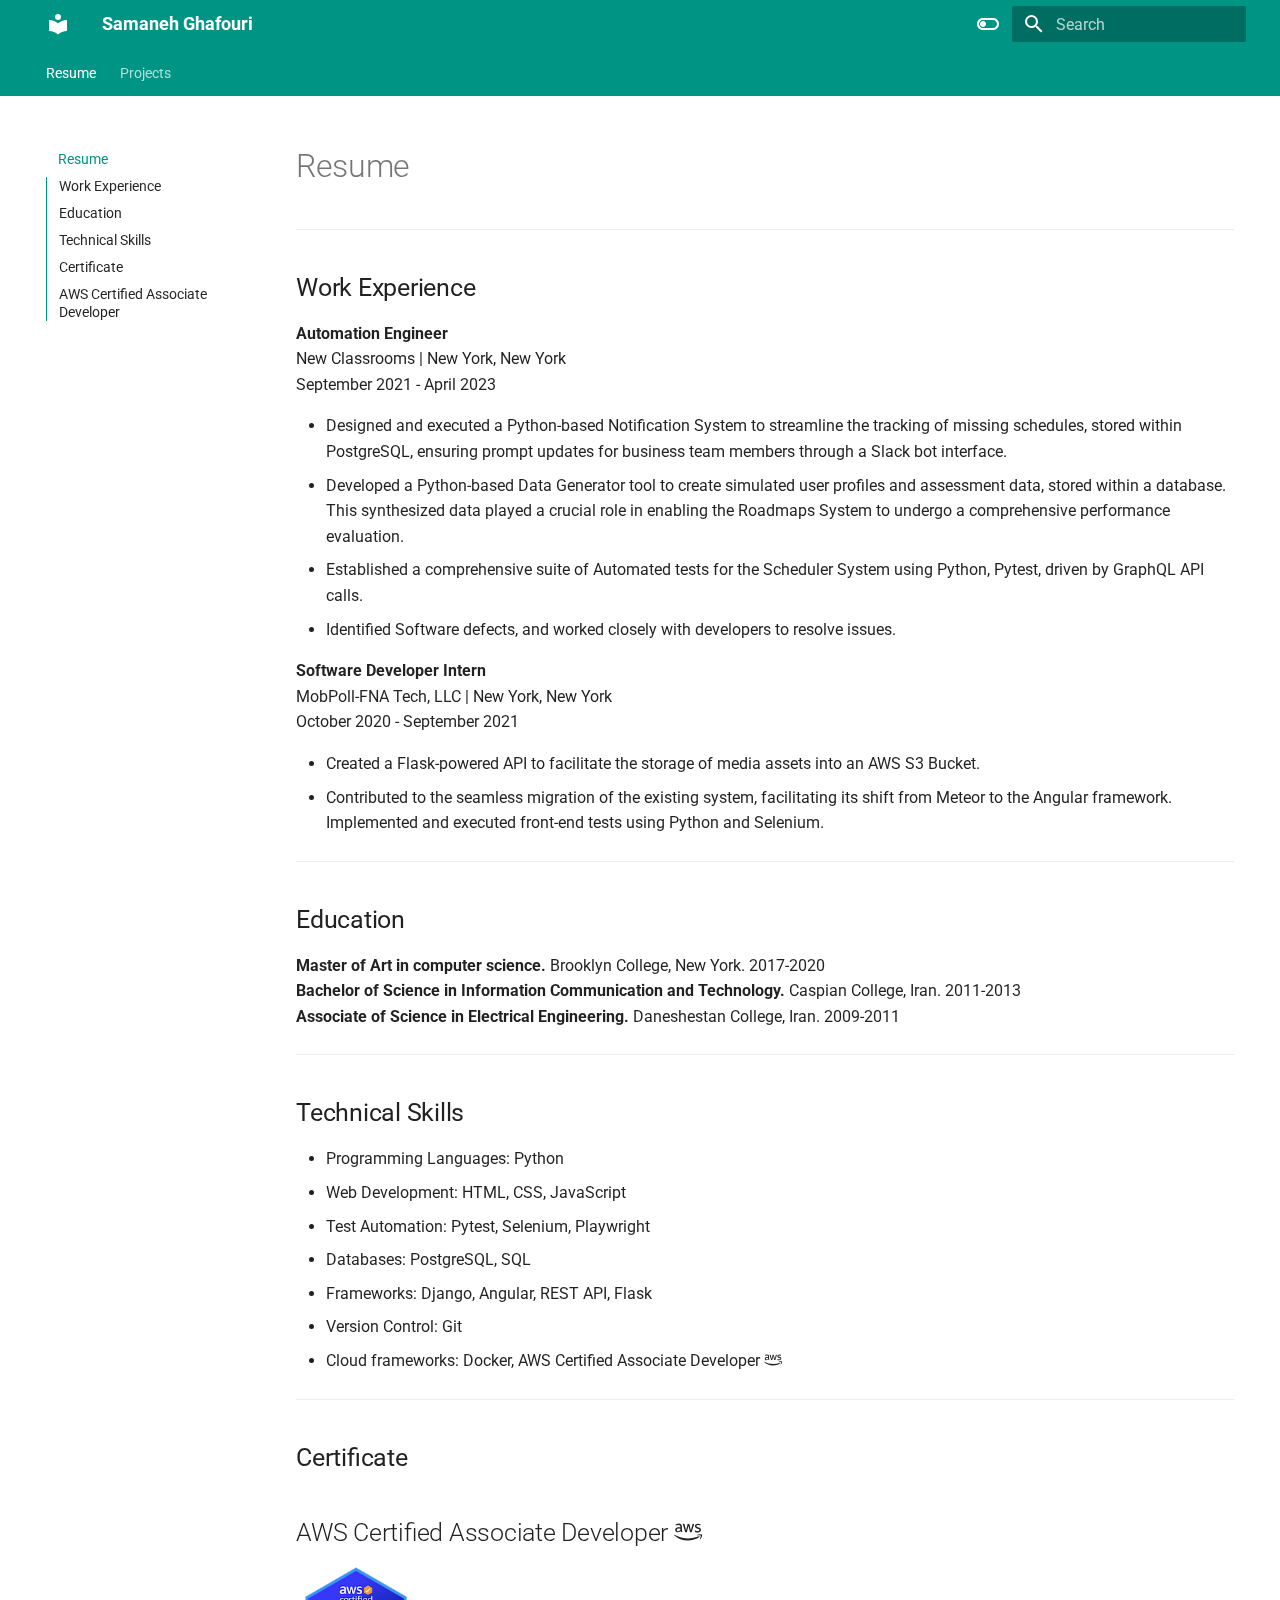
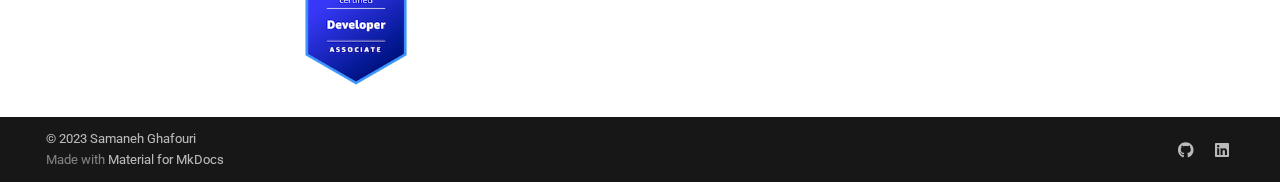
<file: index.html>
<!doctype html>
<html lang="en" class="no-js">
  <head>
    
      <meta charset="utf-8">
      <meta name="viewport" content="width=device-width,initial-scale=1">
      
      
      
      
      
        <link rel="next" href="projects/">
      
      
      <link rel="icon" href="assets/images/favicon.png">
      <meta name="generator" content="mkdocs-1.5.3, mkdocs-material-9.4.7">
    
    
      
        <title>Samaneh Ghafouri</title>
      
    
    
      <link rel="stylesheet" href="assets/stylesheets/main.4b4a2bd9.min.css">
      
        
        <link rel="stylesheet" href="assets/stylesheets/palette.356b1318.min.css">
      
      


    
    
      
    
    
      
        
        
        <link rel="preconnect" href="https://fonts.gstatic.com" crossorigin>
        <link rel="stylesheet" href="https://fonts.googleapis.com/css?family=Roboto:300,300i,400,400i,700,700i%7CRoboto+Mono:400,400i,700,700i&display=fallback">
        <style>:root{--md-text-font:"Roboto";--md-code-font:"Roboto Mono"}</style>
      
    
    
    <script>__md_scope=new URL(".",location),__md_hash=e=>[...e].reduce((e,_)=>(e<<5)-e+_.charCodeAt(0),0),__md_get=(e,_=localStorage,t=__md_scope)=>JSON.parse(_.getItem(t.pathname+"."+e)),__md_set=(e,_,t=localStorage,a=__md_scope)=>{try{t.setItem(a.pathname+"."+e,JSON.stringify(_))}catch(e){}}</script>
    
      

    
    
    
  </head>
  
  
    
    
      
    
    
    
    
    <body dir="ltr" data-md-color-scheme="default" data-md-color-primary="teal" data-md-color-accent="purple">
  
    
    
      <script>var palette=__md_get("__palette");if(palette&&"object"==typeof palette.color)for(var key of Object.keys(palette.color))document.body.setAttribute("data-md-color-"+key,palette.color[key])</script>
    
    <input class="md-toggle" data-md-toggle="drawer" type="checkbox" id="__drawer" autocomplete="off">
    <input class="md-toggle" data-md-toggle="search" type="checkbox" id="__search" autocomplete="off">
    <label class="md-overlay" for="__drawer"></label>
    <div data-md-component="skip">
      
        
        <a href="#resume" class="md-skip">
          Skip to content
        </a>
      
    </div>
    <div data-md-component="announce">
      
    </div>
    
    
      

<header class="md-header" data-md-component="header">
  <nav class="md-header__inner md-grid" aria-label="Header">
    <a href="." title="Samaneh Ghafouri" class="md-header__button md-logo" aria-label="Samaneh Ghafouri" data-md-component="logo">
      
  
  <svg xmlns="http://www.w3.org/2000/svg" viewBox="0 0 24 24"><path d="M12 8a3 3 0 0 0 3-3 3 3 0 0 0-3-3 3 3 0 0 0-3 3 3 3 0 0 0 3 3m0 3.54C9.64 9.35 6.5 8 3 8v11c3.5 0 6.64 1.35 9 3.54 2.36-2.19 5.5-3.54 9-3.54V8c-3.5 0-6.64 1.35-9 3.54Z"/></svg>

    </a>
    <label class="md-header__button md-icon" for="__drawer">
      
      <svg xmlns="http://www.w3.org/2000/svg" viewBox="0 0 24 24"><path d="M3 6h18v2H3V6m0 5h18v2H3v-2m0 5h18v2H3v-2Z"/></svg>
    </label>
    <div class="md-header__title" data-md-component="header-title">
      <div class="md-header__ellipsis">
        <div class="md-header__topic">
          <span class="md-ellipsis">
            Samaneh Ghafouri
          </span>
        </div>
        <div class="md-header__topic" data-md-component="header-topic">
          <span class="md-ellipsis">
            
              Resume
            
          </span>
        </div>
      </div>
    </div>
    
      
        <form class="md-header__option" data-md-component="palette">
  
    
    
    
    <input class="md-option" data-md-color-media="" data-md-color-scheme="default" data-md-color-primary="teal" data-md-color-accent="purple"  aria-label="Switch to dark mode"  type="radio" name="__palette" id="__palette_1">
    
      <label class="md-header__button md-icon" title="Switch to dark mode" for="__palette_2" hidden>
        <svg xmlns="http://www.w3.org/2000/svg" viewBox="0 0 24 24"><path d="M17 6H7c-3.31 0-6 2.69-6 6s2.69 6 6 6h10c3.31 0 6-2.69 6-6s-2.69-6-6-6zm0 10H7c-2.21 0-4-1.79-4-4s1.79-4 4-4h10c2.21 0 4 1.79 4 4s-1.79 4-4 4zM7 9c-1.66 0-3 1.34-3 3s1.34 3 3 3 3-1.34 3-3-1.34-3-3-3z"/></svg>
      </label>
    
  
    
    
    
    <input class="md-option" data-md-color-media="" data-md-color-scheme="slate" data-md-color-primary="teal" data-md-color-accent="lime"  aria-label="Switch to light mode"  type="radio" name="__palette" id="__palette_2">
    
      <label class="md-header__button md-icon" title="Switch to light mode" for="__palette_1" hidden>
        <svg xmlns="http://www.w3.org/2000/svg" viewBox="0 0 24 24"><path d="M17 7H7a5 5 0 0 0-5 5 5 5 0 0 0 5 5h10a5 5 0 0 0 5-5 5 5 0 0 0-5-5m0 8a3 3 0 0 1-3-3 3 3 0 0 1 3-3 3 3 0 0 1 3 3 3 3 0 0 1-3 3Z"/></svg>
      </label>
    
  
</form>
      
    
    
    
      <label class="md-header__button md-icon" for="__search">
        
        <svg xmlns="http://www.w3.org/2000/svg" viewBox="0 0 24 24"><path d="M9.5 3A6.5 6.5 0 0 1 16 9.5c0 1.61-.59 3.09-1.56 4.23l.27.27h.79l5 5-1.5 1.5-5-5v-.79l-.27-.27A6.516 6.516 0 0 1 9.5 16 6.5 6.5 0 0 1 3 9.5 6.5 6.5 0 0 1 9.5 3m0 2C7 5 5 7 5 9.5S7 14 9.5 14 14 12 14 9.5 12 5 9.5 5Z"/></svg>
      </label>
      <div class="md-search" data-md-component="search" role="dialog">
  <label class="md-search__overlay" for="__search"></label>
  <div class="md-search__inner" role="search">
    <form class="md-search__form" name="search">
      <input type="text" class="md-search__input" name="query" aria-label="Search" placeholder="Search" autocapitalize="off" autocorrect="off" autocomplete="off" spellcheck="false" data-md-component="search-query" required>
      <label class="md-search__icon md-icon" for="__search">
        
        <svg xmlns="http://www.w3.org/2000/svg" viewBox="0 0 24 24"><path d="M9.5 3A6.5 6.5 0 0 1 16 9.5c0 1.61-.59 3.09-1.56 4.23l.27.27h.79l5 5-1.5 1.5-5-5v-.79l-.27-.27A6.516 6.516 0 0 1 9.5 16 6.5 6.5 0 0 1 3 9.5 6.5 6.5 0 0 1 9.5 3m0 2C7 5 5 7 5 9.5S7 14 9.5 14 14 12 14 9.5 12 5 9.5 5Z"/></svg>
        
        <svg xmlns="http://www.w3.org/2000/svg" viewBox="0 0 24 24"><path d="M20 11v2H8l5.5 5.5-1.42 1.42L4.16 12l7.92-7.92L13.5 5.5 8 11h12Z"/></svg>
      </label>
      <nav class="md-search__options" aria-label="Search">
        
        <button type="reset" class="md-search__icon md-icon" title="Clear" aria-label="Clear" tabindex="-1">
          
          <svg xmlns="http://www.w3.org/2000/svg" viewBox="0 0 24 24"><path d="M19 6.41 17.59 5 12 10.59 6.41 5 5 6.41 10.59 12 5 17.59 6.41 19 12 13.41 17.59 19 19 17.59 13.41 12 19 6.41Z"/></svg>
        </button>
      </nav>
      
        <div class="md-search__suggest" data-md-component="search-suggest"></div>
      
    </form>
    <div class="md-search__output">
      <div class="md-search__scrollwrap" data-md-scrollfix>
        <div class="md-search-result" data-md-component="search-result">
          <div class="md-search-result__meta">
            Initializing search
          </div>
          <ol class="md-search-result__list" role="presentation"></ol>
        </div>
      </div>
    </div>
  </div>
</div>
    
    
  </nav>
  
</header>
    
    <div class="md-container" data-md-component="container">
      
      
        
          
            
<nav class="md-tabs" aria-label="Tabs" data-md-component="tabs">
  <div class="md-grid">
    <ul class="md-tabs__list">
      
        
  
  
    
  
  
    <li class="md-tabs__item md-tabs__item--active">
      <a href="." class="md-tabs__link">
        
  
    
  
  Resume

      </a>
    </li>
  

      
        
  
  
  
    <li class="md-tabs__item">
      <a href="projects/" class="md-tabs__link">
        
  
    
  
  Projects

      </a>
    </li>
  

      
    </ul>
  </div>
</nav>
          
        
      
      <main class="md-main" data-md-component="main">
        <div class="md-main__inner md-grid">
          
            
              
              <div class="md-sidebar md-sidebar--primary" data-md-component="sidebar" data-md-type="navigation" >
                <div class="md-sidebar__scrollwrap">
                  <div class="md-sidebar__inner">
                    


  


  

<nav class="md-nav md-nav--primary md-nav--lifted md-nav--integrated" aria-label="Navigation" data-md-level="0">
  <label class="md-nav__title" for="__drawer">
    <a href="." title="Samaneh Ghafouri" class="md-nav__button md-logo" aria-label="Samaneh Ghafouri" data-md-component="logo">
      
  
  <svg xmlns="http://www.w3.org/2000/svg" viewBox="0 0 24 24"><path d="M12 8a3 3 0 0 0 3-3 3 3 0 0 0-3-3 3 3 0 0 0-3 3 3 3 0 0 0 3 3m0 3.54C9.64 9.35 6.5 8 3 8v11c3.5 0 6.64 1.35 9 3.54 2.36-2.19 5.5-3.54 9-3.54V8c-3.5 0-6.64 1.35-9 3.54Z"/></svg>

    </a>
    Samaneh Ghafouri
  </label>
  
  <ul class="md-nav__list" data-md-scrollfix>
    
      
      
  
  
    
  
  
    <li class="md-nav__item md-nav__item--active">
      
      <input class="md-nav__toggle md-toggle" type="checkbox" id="__toc">
      
      
        
      
      
        <label class="md-nav__link md-nav__link--active" for="__toc">
          
  
  <span class="md-ellipsis">
    Resume
  </span>
  

          <span class="md-nav__icon md-icon"></span>
        </label>
      
      <a href="." class="md-nav__link md-nav__link--active">
        
  
  <span class="md-ellipsis">
    Resume
  </span>
  

      </a>
      
        

<nav class="md-nav md-nav--secondary" aria-label="Table of contents">
  
  
  
    
  
  
    <label class="md-nav__title" for="__toc">
      <span class="md-nav__icon md-icon"></span>
      Table of contents
    </label>
    <ul class="md-nav__list" data-md-component="toc" data-md-scrollfix>
      
        <li class="md-nav__item">
  <a href="#work-experience" class="md-nav__link">
    Work Experience
  </a>
  
</li>
      
        <li class="md-nav__item">
  <a href="#education" class="md-nav__link">
    Education
  </a>
  
</li>
      
        <li class="md-nav__item">
  <a href="#technical-skills" class="md-nav__link">
    Technical Skills
  </a>
  
</li>
      
        <li class="md-nav__item">
  <a href="#certificate" class="md-nav__link">
    Certificate
  </a>
  
</li>
      
        <li class="md-nav__item">
  <a href="#aws-certified-associate-developer" class="md-nav__link">
    AWS Certified Associate Developer 
  </a>
  
</li>
      
    </ul>
  
</nav>
      
    </li>
  

    
      
      
  
  
  
    <li class="md-nav__item">
      <a href="projects/" class="md-nav__link">
        
  
  <span class="md-ellipsis">
    Projects
  </span>
  

      </a>
    </li>
  

    
  </ul>
</nav>
                  </div>
                </div>
              </div>
            
            
          
          
            <div class="md-content" data-md-component="content">
              <article class="md-content__inner md-typeset">
                
                  


<h1 id="resume">Resume</h1>
<hr />
<h2 id="work-experience"><strong>Work Experience</strong></h2>
<p><b/n> Automation Engineer </b><br/>
New Classrooms | New York, New York </b><br/>
September 2021 - April 2023 </b><br/></p>
<ul>
<li>Designed and executed a Python-based Notification System to streamline the tracking of missing
schedules, stored within PostgreSQL, ensuring prompt updates for business team members
through a Slack bot interface.</li>
<li>Developed a Python-based Data Generator tool to create simulated user profiles and assessment
data, stored within a database. This synthesized data played a crucial role in enabling the
Roadmaps System to undergo a comprehensive performance evaluation.</li>
<li>Established a comprehensive suite of Automated tests for the Scheduler System using Python,
Pytest, driven by GraphQL API calls.</li>
<li>Identified Software defects, and worked closely with developers to resolve issues.</li>
</ul>
<p><b/n> Software Developer Intern </b><br/>
MobPoll-FNA Tech, LLC | New York, New York </b><br/>
October 2020 - September 2021 </b><br/></p>
<ul>
<li>Created a Flask-powered API to facilitate the storage of media assets into an AWS S3 Bucket.</li>
<li>Contributed to the seamless migration of the existing system, facilitating its shift from Meteor to
the Angular framework. Implemented and executed front-end tests using Python and Selenium.</li>
</ul>
<hr />
<h2 id="education"><strong>Education</strong></h2>
<p><b/n> Master of Art in computer science. </b>Brooklyn College, New York. 2017-2020 </br>
<b/n> Bachelor of Science in Information Communication and Technology. </b >Caspian College, Iran. 2011-2013</br>
<b/n> Associate of Science in Electrical Engineering. </b >Daneshestan College, Iran. 2009-2011</br></p>
<hr />
<h2 id="technical-skills"><strong>Technical Skills</strong></h2>
<ul>
<li>Programming Languages: Python</li>
<li>Web Development: HTML, CSS, JavaScript</li>
<li>Test Automation: Pytest, Selenium, Playwright</li>
<li>Databases: PostgreSQL, SQL</li>
<li>Frameworks: Django, Angular, REST API, Flask</li>
<li>Version Control: Git</li>
<li>Cloud frameworks: Docker, AWS Certified Associate Developer <span class="twemoji aws"><svg xmlns="http://www.w3.org/2000/svg" viewBox="0 0 640 512"><!--! Font Awesome Free 6.4.2 by @fontawesome - https://fontawesome.com License - https://fontawesome.com/license/free (Icons: CC BY 4.0, Fonts: SIL OFL 1.1, Code: MIT License) Copyright 2023 Fonticons, Inc.--><path d="M180.41 203.01c-.72 22.65 10.6 32.68 10.88 39.05a8.164 8.164 0 0 1-4.1 6.27l-12.8 8.96a10.66 10.66 0 0 1-5.63 1.92c-.43-.02-8.19 1.83-20.48-25.61a78.608 78.608 0 0 1-62.61 29.45c-16.28.89-60.4-9.24-58.13-56.21-1.59-38.28 34.06-62.06 70.93-60.05 7.1.02 21.6.37 46.99 6.27v-15.62c2.69-26.46-14.7-46.99-44.81-43.91-2.4.01-19.4-.5-45.84 10.11-7.36 3.38-8.3 2.82-10.75 2.82-7.41 0-4.36-21.48-2.94-24.2 5.21-6.4 35.86-18.35 65.94-18.18a76.857 76.857 0 0 1 55.69 17.28 70.285 70.285 0 0 1 17.67 52.36l-.01 69.29zM93.99 235.4c32.43-.47 46.16-19.97 49.29-30.47 2.46-10.05 2.05-16.41 2.05-27.4-9.67-2.32-23.59-4.85-39.56-4.87-15.15-1.14-42.82 5.63-41.74 32.26-1.24 16.79 11.12 31.4 29.96 30.48zm170.92 23.05c-7.86.72-11.52-4.86-12.68-10.37l-49.8-164.65c-.97-2.78-1.61-5.65-1.92-8.58a4.61 4.61 0 0 1 3.86-5.25c.24-.04-2.13 0 22.25 0 8.78-.88 11.64 6.03 12.55 10.37l35.72 140.83 33.16-140.83c.53-3.22 2.94-11.07 12.8-10.24h17.16c2.17-.18 11.11-.5 12.68 10.37l33.42 142.63L420.98 80.1c.48-2.18 2.72-11.37 12.68-10.37h19.72c.85-.13 6.15-.81 5.25 8.58-.43 1.85 3.41-10.66-52.75 169.9-1.15 5.51-4.82 11.09-12.68 10.37h-18.69c-10.94 1.15-12.51-9.66-12.68-10.75L328.67 110.7l-32.78 136.99c-.16 1.09-1.73 11.9-12.68 10.75h-18.3zm273.48 5.63c-5.88.01-33.92-.3-57.36-12.29a12.802 12.802 0 0 1-7.81-11.91v-10.75c0-8.45 6.2-6.9 8.83-5.89 10.04 4.06 16.48 7.14 28.81 9.6 36.65 7.53 52.77-2.3 56.72-4.48 13.15-7.81 14.19-25.68 5.25-34.95-10.48-8.79-15.48-9.12-53.13-21-4.64-1.29-43.7-13.61-43.79-52.36-.61-28.24 25.05-56.18 69.52-55.95 12.67-.01 46.43 4.13 55.57 15.62 1.35 2.09 2.02 4.55 1.92 7.04v10.11c0 4.44-1.62 6.66-4.87 6.66-7.71-.86-21.39-11.17-49.16-10.75-6.89-.36-39.89.91-38.41 24.97-.43 18.96 26.61 26.07 29.7 26.89 36.46 10.97 48.65 12.79 63.12 29.58 17.14 22.25 7.9 48.3 4.35 55.44-19.08 37.49-68.42 34.44-69.26 34.42zm40.2 104.86c-70.03 51.72-171.69 79.25-258.49 79.25A469.127 469.127 0 0 1 2.83 327.46c-6.53-5.89-.77-13.96 7.17-9.47a637.37 637.37 0 0 0 316.88 84.12 630.22 630.22 0 0 0 241.59-49.55c11.78-5 21.77 7.8 10.12 16.38zm29.19-33.29c-8.96-11.52-59.28-5.38-81.81-2.69-6.79.77-7.94-5.12-1.79-9.47 40.07-28.17 105.88-20.1 113.44-10.63 7.55 9.47-2.05 75.41-39.56 106.91-5.76 4.87-11.27 2.3-8.71-4.1 8.44-21.25 27.39-68.49 18.43-80.02z"/></svg></span></li>
</ul>
<hr />
<h2 id="certificate"><strong>Certificate</strong></h2>
<h2 id="aws-certified-associate-developer">AWS Certified Associate Developer <span class="twemoji aws"><svg xmlns="http://www.w3.org/2000/svg" viewBox="0 0 640 512"><!--! Font Awesome Free 6.4.2 by @fontawesome - https://fontawesome.com License - https://fontawesome.com/license/free (Icons: CC BY 4.0, Fonts: SIL OFL 1.1, Code: MIT License) Copyright 2023 Fonticons, Inc.--><path d="M180.41 203.01c-.72 22.65 10.6 32.68 10.88 39.05a8.164 8.164 0 0 1-4.1 6.27l-12.8 8.96a10.66 10.66 0 0 1-5.63 1.92c-.43-.02-8.19 1.83-20.48-25.61a78.608 78.608 0 0 1-62.61 29.45c-16.28.89-60.4-9.24-58.13-56.21-1.59-38.28 34.06-62.06 70.93-60.05 7.1.02 21.6.37 46.99 6.27v-15.62c2.69-26.46-14.7-46.99-44.81-43.91-2.4.01-19.4-.5-45.84 10.11-7.36 3.38-8.3 2.82-10.75 2.82-7.41 0-4.36-21.48-2.94-24.2 5.21-6.4 35.86-18.35 65.94-18.18a76.857 76.857 0 0 1 55.69 17.28 70.285 70.285 0 0 1 17.67 52.36l-.01 69.29zM93.99 235.4c32.43-.47 46.16-19.97 49.29-30.47 2.46-10.05 2.05-16.41 2.05-27.4-9.67-2.32-23.59-4.85-39.56-4.87-15.15-1.14-42.82 5.63-41.74 32.26-1.24 16.79 11.12 31.4 29.96 30.48zm170.92 23.05c-7.86.72-11.52-4.86-12.68-10.37l-49.8-164.65c-.97-2.78-1.61-5.65-1.92-8.58a4.61 4.61 0 0 1 3.86-5.25c.24-.04-2.13 0 22.25 0 8.78-.88 11.64 6.03 12.55 10.37l35.72 140.83 33.16-140.83c.53-3.22 2.94-11.07 12.8-10.24h17.16c2.17-.18 11.11-.5 12.68 10.37l33.42 142.63L420.98 80.1c.48-2.18 2.72-11.37 12.68-10.37h19.72c.85-.13 6.15-.81 5.25 8.58-.43 1.85 3.41-10.66-52.75 169.9-1.15 5.51-4.82 11.09-12.68 10.37h-18.69c-10.94 1.15-12.51-9.66-12.68-10.75L328.67 110.7l-32.78 136.99c-.16 1.09-1.73 11.9-12.68 10.75h-18.3zm273.48 5.63c-5.88.01-33.92-.3-57.36-12.29a12.802 12.802 0 0 1-7.81-11.91v-10.75c0-8.45 6.2-6.9 8.83-5.89 10.04 4.06 16.48 7.14 28.81 9.6 36.65 7.53 52.77-2.3 56.72-4.48 13.15-7.81 14.19-25.68 5.25-34.95-10.48-8.79-15.48-9.12-53.13-21-4.64-1.29-43.7-13.61-43.79-52.36-.61-28.24 25.05-56.18 69.52-55.95 12.67-.01 46.43 4.13 55.57 15.62 1.35 2.09 2.02 4.55 1.92 7.04v10.11c0 4.44-1.62 6.66-4.87 6.66-7.71-.86-21.39-11.17-49.16-10.75-6.89-.36-39.89.91-38.41 24.97-.43 18.96 26.61 26.07 29.7 26.89 36.46 10.97 48.65 12.79 63.12 29.58 17.14 22.25 7.9 48.3 4.35 55.44-19.08 37.49-68.42 34.44-69.26 34.42zm40.2 104.86c-70.03 51.72-171.69 79.25-258.49 79.25A469.127 469.127 0 0 1 2.83 327.46c-6.53-5.89-.77-13.96 7.17-9.47a637.37 637.37 0 0 0 316.88 84.12 630.22 630.22 0 0 0 241.59-49.55c11.78-5 21.77 7.8 10.12 16.38zm29.19-33.29c-8.96-11.52-59.28-5.38-81.81-2.69-6.79.77-7.94-5.12-1.79-9.47 40.07-28.17 105.88-20.1 113.44-10.63 7.55 9.47-2.05 75.41-39.56 106.91-5.76 4.87-11.27 2.3-8.71-4.1 8.44-21.25 27.39-68.49 18.43-80.02z"/></svg></span></h2>
<p><img src="images/aws.png" width="120" height="1200"/></p>





                
              </article>
            </div>
          
          
  <script>var tabs=__md_get("__tabs");if(Array.isArray(tabs))e:for(var set of document.querySelectorAll(".tabbed-set")){var tab,labels=set.querySelector(".tabbed-labels");for(tab of tabs)for(var label of labels.getElementsByTagName("label"))if(label.innerText.trim()===tab){var input=document.getElementById(label.htmlFor);input.checked=!0;continue e}}</script>

        </div>
        
          <button type="button" class="md-top md-icon" data-md-component="top" hidden>
  
  <svg xmlns="http://www.w3.org/2000/svg" viewBox="0 0 24 24"><path d="M13 20h-2V8l-5.5 5.5-1.42-1.42L12 4.16l7.92 7.92-1.42 1.42L13 8v12Z"/></svg>
  Back to top
</button>
        
      </main>
      
        <footer class="md-footer">
  
  <div class="md-footer-meta md-typeset">
    <div class="md-footer-meta__inner md-grid">
      <div class="md-copyright">
  
    <div class="md-copyright__highlight">
      &copy; 2023 <a href="https://github.com/SamanehGhafouri" target="_blank" rel="noopener">Samaneh Ghafouri</a>

    </div>
  
  
    Made with
    <a href="https://squidfunk.github.io/mkdocs-material/" target="_blank" rel="noopener">
      Material for MkDocs
    </a>
  
</div>
      
        <div class="md-social">
  
    
    
    
    
      
      
    
    <a href="https://github.com/SamanehGhafouri" target="_blank" rel="noopener" title="github.com" class="md-social__link">
      <svg xmlns="http://www.w3.org/2000/svg" viewBox="0 0 496 512"><!--! Font Awesome Free 6.4.2 by @fontawesome - https://fontawesome.com License - https://fontawesome.com/license/free (Icons: CC BY 4.0, Fonts: SIL OFL 1.1, Code: MIT License) Copyright 2023 Fonticons, Inc.--><path d="M165.9 397.4c0 2-2.3 3.6-5.2 3.6-3.3.3-5.6-1.3-5.6-3.6 0-2 2.3-3.6 5.2-3.6 3-.3 5.6 1.3 5.6 3.6zm-31.1-4.5c-.7 2 1.3 4.3 4.3 4.9 2.6 1 5.6 0 6.2-2s-1.3-4.3-4.3-5.2c-2.6-.7-5.5.3-6.2 2.3zm44.2-1.7c-2.9.7-4.9 2.6-4.6 4.9.3 2 2.9 3.3 5.9 2.6 2.9-.7 4.9-2.6 4.6-4.6-.3-1.9-3-3.2-5.9-2.9zM244.8 8C106.1 8 0 113.3 0 252c0 110.9 69.8 205.8 169.5 239.2 12.8 2.3 17.3-5.6 17.3-12.1 0-6.2-.3-40.4-.3-61.4 0 0-70 15-84.7-29.8 0 0-11.4-29.1-27.8-36.6 0 0-22.9-15.7 1.6-15.4 0 0 24.9 2 38.6 25.8 21.9 38.6 58.6 27.5 72.9 20.9 2.3-16 8.8-27.1 16-33.7-55.9-6.2-112.3-14.3-112.3-110.5 0-27.5 7.6-41.3 23.6-58.9-2.6-6.5-11.1-33.3 2.6-67.9 20.9-6.5 69 27 69 27 20-5.6 41.5-8.5 62.8-8.5s42.8 2.9 62.8 8.5c0 0 48.1-33.6 69-27 13.7 34.7 5.2 61.4 2.6 67.9 16 17.7 25.8 31.5 25.8 58.9 0 96.5-58.9 104.2-114.8 110.5 9.2 7.9 17 22.9 17 46.4 0 33.7-.3 75.4-.3 83.6 0 6.5 4.6 14.4 17.3 12.1C428.2 457.8 496 362.9 496 252 496 113.3 383.5 8 244.8 8zM97.2 352.9c-1.3 1-1 3.3.7 5.2 1.6 1.6 3.9 2.3 5.2 1 1.3-1 1-3.3-.7-5.2-1.6-1.6-3.9-2.3-5.2-1zm-10.8-8.1c-.7 1.3.3 2.9 2.3 3.9 1.6 1 3.6.7 4.3-.7.7-1.3-.3-2.9-2.3-3.9-2-.6-3.6-.3-4.3.7zm32.4 35.6c-1.6 1.3-1 4.3 1.3 6.2 2.3 2.3 5.2 2.6 6.5 1 1.3-1.3.7-4.3-1.3-6.2-2.2-2.3-5.2-2.6-6.5-1zm-11.4-14.7c-1.6 1-1.6 3.6 0 5.9 1.6 2.3 4.3 3.3 5.6 2.3 1.6-1.3 1.6-3.9 0-6.2-1.4-2.3-4-3.3-5.6-2z"/></svg>
    </a>
  
    
    
    
    
      
      
    
    <a href="https://www.linkedin.com/in/samaneh-ghafouri-b62847145/" target="_blank" rel="noopener" title="www.linkedin.com" class="md-social__link">
      <svg xmlns="http://www.w3.org/2000/svg" viewBox="0 0 448 512"><!--! Font Awesome Free 6.4.2 by @fontawesome - https://fontawesome.com License - https://fontawesome.com/license/free (Icons: CC BY 4.0, Fonts: SIL OFL 1.1, Code: MIT License) Copyright 2023 Fonticons, Inc.--><path d="M416 32H31.9C14.3 32 0 46.5 0 64.3v383.4C0 465.5 14.3 480 31.9 480H416c17.6 0 32-14.5 32-32.3V64.3c0-17.8-14.4-32.3-32-32.3zM135.4 416H69V202.2h66.5V416zm-33.2-243c-21.3 0-38.5-17.3-38.5-38.5S80.9 96 102.2 96c21.2 0 38.5 17.3 38.5 38.5 0 21.3-17.2 38.5-38.5 38.5zm282.1 243h-66.4V312c0-24.8-.5-56.7-34.5-56.7-34.6 0-39.9 27-39.9 54.9V416h-66.4V202.2h63.7v29.2h.9c8.9-16.8 30.6-34.5 62.9-34.5 67.2 0 79.7 44.3 79.7 101.9V416z"/></svg>
    </a>
  
</div>
      
    </div>
  </div>
</footer>
      
    </div>
    <div class="md-dialog" data-md-component="dialog">
      <div class="md-dialog__inner md-typeset"></div>
    </div>
    
    
    <script id="__config" type="application/json">{"base": ".", "features": ["navigation.tabs", "navigation.sections", "toc.integrate", "navigation.top", "search.suggest", "search.highlight", "content.tabs.link", "content.code.annotation", "content.code.copy"], "search": "assets/javascripts/workers/search.f886a092.min.js", "translations": {"clipboard.copied": "Copied to clipboard", "clipboard.copy": "Copy to clipboard", "search.result.more.one": "1 more on this page", "search.result.more.other": "# more on this page", "search.result.none": "No matching documents", "search.result.one": "1 matching document", "search.result.other": "# matching documents", "search.result.placeholder": "Type to start searching", "search.result.term.missing": "Missing", "select.version": "Select version"}}</script>
    
    
      <script src="assets/javascripts/bundle.aecac24b.min.js"></script>
      
    
  </body>
</html>
</file>
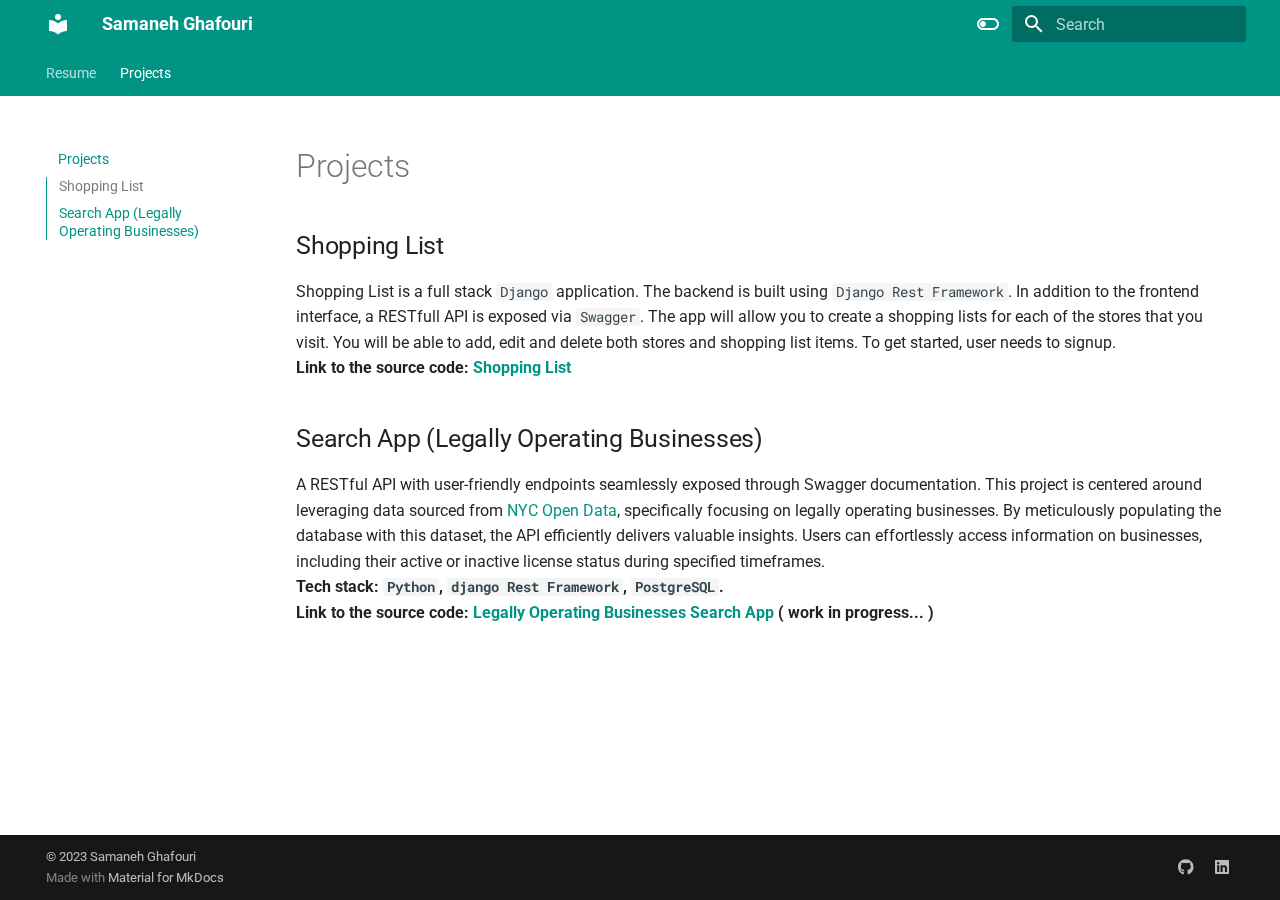
<file: projects/index.html>
<!doctype html>
<html lang="en" class="no-js">
  <head>
    
      <meta charset="utf-8">
      <meta name="viewport" content="width=device-width,initial-scale=1">
      
      
      
      
        <link rel="prev" href="..">
      
      
      
      <link rel="icon" href="../assets/images/favicon.png">
      <meta name="generator" content="mkdocs-1.5.3, mkdocs-material-9.4.7">
    
    
      
        <title>Projects - Samaneh Ghafouri</title>
      
    
    
      <link rel="stylesheet" href="../assets/stylesheets/main.4b4a2bd9.min.css">
      
        
        <link rel="stylesheet" href="../assets/stylesheets/palette.356b1318.min.css">
      
      


    
    
      
    
    
      
        
        
        <link rel="preconnect" href="https://fonts.gstatic.com" crossorigin>
        <link rel="stylesheet" href="https://fonts.googleapis.com/css?family=Roboto:300,300i,400,400i,700,700i%7CRoboto+Mono:400,400i,700,700i&display=fallback">
        <style>:root{--md-text-font:"Roboto";--md-code-font:"Roboto Mono"}</style>
      
    
    
    <script>__md_scope=new URL("..",location),__md_hash=e=>[...e].reduce((e,_)=>(e<<5)-e+_.charCodeAt(0),0),__md_get=(e,_=localStorage,t=__md_scope)=>JSON.parse(_.getItem(t.pathname+"."+e)),__md_set=(e,_,t=localStorage,a=__md_scope)=>{try{t.setItem(a.pathname+"."+e,JSON.stringify(_))}catch(e){}}</script>
    
      

    
    
    
  </head>
  
  
    
    
      
    
    
    
    
    <body dir="ltr" data-md-color-scheme="default" data-md-color-primary="teal" data-md-color-accent="purple">
  
    
    
      <script>var palette=__md_get("__palette");if(palette&&"object"==typeof palette.color)for(var key of Object.keys(palette.color))document.body.setAttribute("data-md-color-"+key,palette.color[key])</script>
    
    <input class="md-toggle" data-md-toggle="drawer" type="checkbox" id="__drawer" autocomplete="off">
    <input class="md-toggle" data-md-toggle="search" type="checkbox" id="__search" autocomplete="off">
    <label class="md-overlay" for="__drawer"></label>
    <div data-md-component="skip">
      
        
        <a href="#projects" class="md-skip">
          Skip to content
        </a>
      
    </div>
    <div data-md-component="announce">
      
    </div>
    
    
      

<header class="md-header" data-md-component="header">
  <nav class="md-header__inner md-grid" aria-label="Header">
    <a href=".." title="Samaneh Ghafouri" class="md-header__button md-logo" aria-label="Samaneh Ghafouri" data-md-component="logo">
      
  
  <svg xmlns="http://www.w3.org/2000/svg" viewBox="0 0 24 24"><path d="M12 8a3 3 0 0 0 3-3 3 3 0 0 0-3-3 3 3 0 0 0-3 3 3 3 0 0 0 3 3m0 3.54C9.64 9.35 6.5 8 3 8v11c3.5 0 6.64 1.35 9 3.54 2.36-2.19 5.5-3.54 9-3.54V8c-3.5 0-6.64 1.35-9 3.54Z"/></svg>

    </a>
    <label class="md-header__button md-icon" for="__drawer">
      
      <svg xmlns="http://www.w3.org/2000/svg" viewBox="0 0 24 24"><path d="M3 6h18v2H3V6m0 5h18v2H3v-2m0 5h18v2H3v-2Z"/></svg>
    </label>
    <div class="md-header__title" data-md-component="header-title">
      <div class="md-header__ellipsis">
        <div class="md-header__topic">
          <span class="md-ellipsis">
            Samaneh Ghafouri
          </span>
        </div>
        <div class="md-header__topic" data-md-component="header-topic">
          <span class="md-ellipsis">
            
              Projects
            
          </span>
        </div>
      </div>
    </div>
    
      
        <form class="md-header__option" data-md-component="palette">
  
    
    
    
    <input class="md-option" data-md-color-media="" data-md-color-scheme="default" data-md-color-primary="teal" data-md-color-accent="purple"  aria-label="Switch to dark mode"  type="radio" name="__palette" id="__palette_1">
    
      <label class="md-header__button md-icon" title="Switch to dark mode" for="__palette_2" hidden>
        <svg xmlns="http://www.w3.org/2000/svg" viewBox="0 0 24 24"><path d="M17 6H7c-3.31 0-6 2.69-6 6s2.69 6 6 6h10c3.31 0 6-2.69 6-6s-2.69-6-6-6zm0 10H7c-2.21 0-4-1.79-4-4s1.79-4 4-4h10c2.21 0 4 1.79 4 4s-1.79 4-4 4zM7 9c-1.66 0-3 1.34-3 3s1.34 3 3 3 3-1.34 3-3-1.34-3-3-3z"/></svg>
      </label>
    
  
    
    
    
    <input class="md-option" data-md-color-media="" data-md-color-scheme="slate" data-md-color-primary="teal" data-md-color-accent="lime"  aria-label="Switch to light mode"  type="radio" name="__palette" id="__palette_2">
    
      <label class="md-header__button md-icon" title="Switch to light mode" for="__palette_1" hidden>
        <svg xmlns="http://www.w3.org/2000/svg" viewBox="0 0 24 24"><path d="M17 7H7a5 5 0 0 0-5 5 5 5 0 0 0 5 5h10a5 5 0 0 0 5-5 5 5 0 0 0-5-5m0 8a3 3 0 0 1-3-3 3 3 0 0 1 3-3 3 3 0 0 1 3 3 3 3 0 0 1-3 3Z"/></svg>
      </label>
    
  
</form>
      
    
    
    
      <label class="md-header__button md-icon" for="__search">
        
        <svg xmlns="http://www.w3.org/2000/svg" viewBox="0 0 24 24"><path d="M9.5 3A6.5 6.5 0 0 1 16 9.5c0 1.61-.59 3.09-1.56 4.23l.27.27h.79l5 5-1.5 1.5-5-5v-.79l-.27-.27A6.516 6.516 0 0 1 9.5 16 6.5 6.5 0 0 1 3 9.5 6.5 6.5 0 0 1 9.5 3m0 2C7 5 5 7 5 9.5S7 14 9.5 14 14 12 14 9.5 12 5 9.5 5Z"/></svg>
      </label>
      <div class="md-search" data-md-component="search" role="dialog">
  <label class="md-search__overlay" for="__search"></label>
  <div class="md-search__inner" role="search">
    <form class="md-search__form" name="search">
      <input type="text" class="md-search__input" name="query" aria-label="Search" placeholder="Search" autocapitalize="off" autocorrect="off" autocomplete="off" spellcheck="false" data-md-component="search-query" required>
      <label class="md-search__icon md-icon" for="__search">
        
        <svg xmlns="http://www.w3.org/2000/svg" viewBox="0 0 24 24"><path d="M9.5 3A6.5 6.5 0 0 1 16 9.5c0 1.61-.59 3.09-1.56 4.23l.27.27h.79l5 5-1.5 1.5-5-5v-.79l-.27-.27A6.516 6.516 0 0 1 9.5 16 6.5 6.5 0 0 1 3 9.5 6.5 6.5 0 0 1 9.5 3m0 2C7 5 5 7 5 9.5S7 14 9.5 14 14 12 14 9.5 12 5 9.5 5Z"/></svg>
        
        <svg xmlns="http://www.w3.org/2000/svg" viewBox="0 0 24 24"><path d="M20 11v2H8l5.5 5.5-1.42 1.42L4.16 12l7.92-7.92L13.5 5.5 8 11h12Z"/></svg>
      </label>
      <nav class="md-search__options" aria-label="Search">
        
        <button type="reset" class="md-search__icon md-icon" title="Clear" aria-label="Clear" tabindex="-1">
          
          <svg xmlns="http://www.w3.org/2000/svg" viewBox="0 0 24 24"><path d="M19 6.41 17.59 5 12 10.59 6.41 5 5 6.41 10.59 12 5 17.59 6.41 19 12 13.41 17.59 19 19 17.59 13.41 12 19 6.41Z"/></svg>
        </button>
      </nav>
      
        <div class="md-search__suggest" data-md-component="search-suggest"></div>
      
    </form>
    <div class="md-search__output">
      <div class="md-search__scrollwrap" data-md-scrollfix>
        <div class="md-search-result" data-md-component="search-result">
          <div class="md-search-result__meta">
            Initializing search
          </div>
          <ol class="md-search-result__list" role="presentation"></ol>
        </div>
      </div>
    </div>
  </div>
</div>
    
    
  </nav>
  
</header>
    
    <div class="md-container" data-md-component="container">
      
      
        
          
            
<nav class="md-tabs" aria-label="Tabs" data-md-component="tabs">
  <div class="md-grid">
    <ul class="md-tabs__list">
      
        
  
  
  
    <li class="md-tabs__item">
      <a href=".." class="md-tabs__link">
        
  
    
  
  Resume

      </a>
    </li>
  

      
        
  
  
    
  
  
    <li class="md-tabs__item md-tabs__item--active">
      <a href="./" class="md-tabs__link">
        
  
    
  
  Projects

      </a>
    </li>
  

      
    </ul>
  </div>
</nav>
          
        
      
      <main class="md-main" data-md-component="main">
        <div class="md-main__inner md-grid">
          
            
              
              <div class="md-sidebar md-sidebar--primary" data-md-component="sidebar" data-md-type="navigation" >
                <div class="md-sidebar__scrollwrap">
                  <div class="md-sidebar__inner">
                    


  


  

<nav class="md-nav md-nav--primary md-nav--lifted md-nav--integrated" aria-label="Navigation" data-md-level="0">
  <label class="md-nav__title" for="__drawer">
    <a href=".." title="Samaneh Ghafouri" class="md-nav__button md-logo" aria-label="Samaneh Ghafouri" data-md-component="logo">
      
  
  <svg xmlns="http://www.w3.org/2000/svg" viewBox="0 0 24 24"><path d="M12 8a3 3 0 0 0 3-3 3 3 0 0 0-3-3 3 3 0 0 0-3 3 3 3 0 0 0 3 3m0 3.54C9.64 9.35 6.5 8 3 8v11c3.5 0 6.64 1.35 9 3.54 2.36-2.19 5.5-3.54 9-3.54V8c-3.5 0-6.64 1.35-9 3.54Z"/></svg>

    </a>
    Samaneh Ghafouri
  </label>
  
  <ul class="md-nav__list" data-md-scrollfix>
    
      
      
  
  
  
    <li class="md-nav__item">
      <a href=".." class="md-nav__link">
        
  
  <span class="md-ellipsis">
    Resume
  </span>
  

      </a>
    </li>
  

    
      
      
  
  
    
  
  
    <li class="md-nav__item md-nav__item--active">
      
      <input class="md-nav__toggle md-toggle" type="checkbox" id="__toc">
      
      
        
      
      
        <label class="md-nav__link md-nav__link--active" for="__toc">
          
  
  <span class="md-ellipsis">
    Projects
  </span>
  

          <span class="md-nav__icon md-icon"></span>
        </label>
      
      <a href="./" class="md-nav__link md-nav__link--active">
        
  
  <span class="md-ellipsis">
    Projects
  </span>
  

      </a>
      
        

<nav class="md-nav md-nav--secondary" aria-label="Table of contents">
  
  
  
    
  
  
    <label class="md-nav__title" for="__toc">
      <span class="md-nav__icon md-icon"></span>
      Table of contents
    </label>
    <ul class="md-nav__list" data-md-component="toc" data-md-scrollfix>
      
        <li class="md-nav__item">
  <a href="#shopping-list" class="md-nav__link">
    Shopping List
  </a>
  
</li>
      
        <li class="md-nav__item">
  <a href="#search-app-legally-operating-businesses" class="md-nav__link">
    Search App (Legally Operating Businesses)
  </a>
  
</li>
      
    </ul>
  
</nav>
      
    </li>
  

    
  </ul>
</nav>
                  </div>
                </div>
              </div>
            
            
          
          
            <div class="md-content" data-md-component="content">
              <article class="md-content__inner md-typeset">
                
                  


<h1 id="projects">Projects</h1>
<h2 id="shopping-list"><strong>Shopping List</strong></h2>
<p>Shopping List is a full stack <code>Django</code> application. The backend is built using <code>Django Rest Framework</code>.
In addition to the frontend interface, a RESTfull API is exposed via <code>Swagger</code>.
The app will allow you to create a shopping lists for each of the stores that you visit.
You will be able to add, edit and delete both stores and shopping list items. To get started, user needs to signup.<br>
<b>Link to the source code: <a href="https://github.com/SamanehGhafouri/shopping-list">Shopping List</a> <br></b></p>
<h2 id="search-app-legally-operating-businesses"><strong>Search App (Legally Operating Businesses)</strong></h2>
<p>A RESTful API with user-friendly endpoints seamlessly exposed through Swagger documentation. This project is centered around leveraging data sourced from <a href="https://data.cityofnewyork.us/browse?category=Business&amp;sortBy=most_accessed&amp;utf8=✓&amp;page=1">NYC Open Data</a>, specifically focusing on legally operating businesses. By meticulously populating the database with this dataset, the API efficiently delivers valuable insights. Users can effortlessly access information on businesses, including their active or inactive license status during specified timeframes.<br>
<b>Tech stack: <code>Python</code>, <code>django Rest Framework</code>, <code>PostgreSQL</code>. <br>
Link to the source code: <a href="https://github.com/SamanehGhafouri/legally-operating-businesses-search-app">Legally Operating Businesses Search App</a> ( work in progress... )</b></p>





                
              </article>
            </div>
          
          
  <script>var tabs=__md_get("__tabs");if(Array.isArray(tabs))e:for(var set of document.querySelectorAll(".tabbed-set")){var tab,labels=set.querySelector(".tabbed-labels");for(tab of tabs)for(var label of labels.getElementsByTagName("label"))if(label.innerText.trim()===tab){var input=document.getElementById(label.htmlFor);input.checked=!0;continue e}}</script>

        </div>
        
          <button type="button" class="md-top md-icon" data-md-component="top" hidden>
  
  <svg xmlns="http://www.w3.org/2000/svg" viewBox="0 0 24 24"><path d="M13 20h-2V8l-5.5 5.5-1.42-1.42L12 4.16l7.92 7.92-1.42 1.42L13 8v12Z"/></svg>
  Back to top
</button>
        
      </main>
      
        <footer class="md-footer">
  
  <div class="md-footer-meta md-typeset">
    <div class="md-footer-meta__inner md-grid">
      <div class="md-copyright">
  
    <div class="md-copyright__highlight">
      &copy; 2023 <a href="https://github.com/SamanehGhafouri" target="_blank" rel="noopener">Samaneh Ghafouri</a>

    </div>
  
  
    Made with
    <a href="https://squidfunk.github.io/mkdocs-material/" target="_blank" rel="noopener">
      Material for MkDocs
    </a>
  
</div>
      
        <div class="md-social">
  
    
    
    
    
      
      
    
    <a href="https://github.com/SamanehGhafouri" target="_blank" rel="noopener" title="github.com" class="md-social__link">
      <svg xmlns="http://www.w3.org/2000/svg" viewBox="0 0 496 512"><!--! Font Awesome Free 6.4.2 by @fontawesome - https://fontawesome.com License - https://fontawesome.com/license/free (Icons: CC BY 4.0, Fonts: SIL OFL 1.1, Code: MIT License) Copyright 2023 Fonticons, Inc.--><path d="M165.9 397.4c0 2-2.3 3.6-5.2 3.6-3.3.3-5.6-1.3-5.6-3.6 0-2 2.3-3.6 5.2-3.6 3-.3 5.6 1.3 5.6 3.6zm-31.1-4.5c-.7 2 1.3 4.3 4.3 4.9 2.6 1 5.6 0 6.2-2s-1.3-4.3-4.3-5.2c-2.6-.7-5.5.3-6.2 2.3zm44.2-1.7c-2.9.7-4.9 2.6-4.6 4.9.3 2 2.9 3.3 5.9 2.6 2.9-.7 4.9-2.6 4.6-4.6-.3-1.9-3-3.2-5.9-2.9zM244.8 8C106.1 8 0 113.3 0 252c0 110.9 69.8 205.8 169.5 239.2 12.8 2.3 17.3-5.6 17.3-12.1 0-6.2-.3-40.4-.3-61.4 0 0-70 15-84.7-29.8 0 0-11.4-29.1-27.8-36.6 0 0-22.9-15.7 1.6-15.4 0 0 24.9 2 38.6 25.8 21.9 38.6 58.6 27.5 72.9 20.9 2.3-16 8.8-27.1 16-33.7-55.9-6.2-112.3-14.3-112.3-110.5 0-27.5 7.6-41.3 23.6-58.9-2.6-6.5-11.1-33.3 2.6-67.9 20.9-6.5 69 27 69 27 20-5.6 41.5-8.5 62.8-8.5s42.8 2.9 62.8 8.5c0 0 48.1-33.6 69-27 13.7 34.7 5.2 61.4 2.6 67.9 16 17.7 25.8 31.5 25.8 58.9 0 96.5-58.9 104.2-114.8 110.5 9.2 7.9 17 22.9 17 46.4 0 33.7-.3 75.4-.3 83.6 0 6.5 4.6 14.4 17.3 12.1C428.2 457.8 496 362.9 496 252 496 113.3 383.5 8 244.8 8zM97.2 352.9c-1.3 1-1 3.3.7 5.2 1.6 1.6 3.9 2.3 5.2 1 1.3-1 1-3.3-.7-5.2-1.6-1.6-3.9-2.3-5.2-1zm-10.8-8.1c-.7 1.3.3 2.9 2.3 3.9 1.6 1 3.6.7 4.3-.7.7-1.3-.3-2.9-2.3-3.9-2-.6-3.6-.3-4.3.7zm32.4 35.6c-1.6 1.3-1 4.3 1.3 6.2 2.3 2.3 5.2 2.6 6.5 1 1.3-1.3.7-4.3-1.3-6.2-2.2-2.3-5.2-2.6-6.5-1zm-11.4-14.7c-1.6 1-1.6 3.6 0 5.9 1.6 2.3 4.3 3.3 5.6 2.3 1.6-1.3 1.6-3.9 0-6.2-1.4-2.3-4-3.3-5.6-2z"/></svg>
    </a>
  
    
    
    
    
      
      
    
    <a href="https://www.linkedin.com/in/samaneh-ghafouri-b62847145/" target="_blank" rel="noopener" title="www.linkedin.com" class="md-social__link">
      <svg xmlns="http://www.w3.org/2000/svg" viewBox="0 0 448 512"><!--! Font Awesome Free 6.4.2 by @fontawesome - https://fontawesome.com License - https://fontawesome.com/license/free (Icons: CC BY 4.0, Fonts: SIL OFL 1.1, Code: MIT License) Copyright 2023 Fonticons, Inc.--><path d="M416 32H31.9C14.3 32 0 46.5 0 64.3v383.4C0 465.5 14.3 480 31.9 480H416c17.6 0 32-14.5 32-32.3V64.3c0-17.8-14.4-32.3-32-32.3zM135.4 416H69V202.2h66.5V416zm-33.2-243c-21.3 0-38.5-17.3-38.5-38.5S80.9 96 102.2 96c21.2 0 38.5 17.3 38.5 38.5 0 21.3-17.2 38.5-38.5 38.5zm282.1 243h-66.4V312c0-24.8-.5-56.7-34.5-56.7-34.6 0-39.9 27-39.9 54.9V416h-66.4V202.2h63.7v29.2h.9c8.9-16.8 30.6-34.5 62.9-34.5 67.2 0 79.7 44.3 79.7 101.9V416z"/></svg>
    </a>
  
</div>
      
    </div>
  </div>
</footer>
      
    </div>
    <div class="md-dialog" data-md-component="dialog">
      <div class="md-dialog__inner md-typeset"></div>
    </div>
    
    
    <script id="__config" type="application/json">{"base": "..", "features": ["navigation.tabs", "navigation.sections", "toc.integrate", "navigation.top", "search.suggest", "search.highlight", "content.tabs.link", "content.code.annotation", "content.code.copy"], "search": "../assets/javascripts/workers/search.f886a092.min.js", "translations": {"clipboard.copied": "Copied to clipboard", "clipboard.copy": "Copy to clipboard", "search.result.more.one": "1 more on this page", "search.result.more.other": "# more on this page", "search.result.none": "No matching documents", "search.result.one": "1 matching document", "search.result.other": "# matching documents", "search.result.placeholder": "Type to start searching", "search.result.term.missing": "Missing", "select.version": "Select version"}}</script>
    
    
      <script src="../assets/javascripts/bundle.aecac24b.min.js"></script>
      
    
  </body>
</html>
</file>
<file: assets/stylesheets/main.4b4a2bd9.min.css>
@charset "UTF-8";html{-webkit-text-size-adjust:none;-moz-text-size-adjust:none;text-size-adjust:none;box-sizing:border-box}*,:after,:before{box-sizing:inherit}@media (prefers-reduced-motion){*,:after,:before{transition:none!important}}body{margin:0}a,button,input,label{-webkit-tap-highlight-color:transparent}a{color:inherit;text-decoration:none}hr{border:0;box-sizing:initial;display:block;height:.05rem;overflow:visible;padding:0}small{font-size:80%}sub,sup{line-height:1em}img{border-style:none}table{border-collapse:initial;border-spacing:0}td,th{font-weight:400;vertical-align:top}button{background:#0000;border:0;font-family:inherit;font-size:inherit;margin:0;padding:0}input{border:0;outline:none}:root{--md-primary-fg-color:#4051b5;--md-primary-fg-color--light:#5d6cc0;--md-primary-fg-color--dark:#303fa1;--md-primary-bg-color:#fff;--md-primary-bg-color--light:#ffffffb3;--md-accent-fg-color:#526cfe;--md-accent-fg-color--transparent:#526cfe1a;--md-accent-bg-color:#fff;--md-accent-bg-color--light:#ffffffb3}[data-md-color-scheme=default]{color-scheme:light}[data-md-color-scheme=default] img[src$="#gh-dark-mode-only"],[data-md-color-scheme=default] img[src$="#only-dark"]{display:none}:root,[data-md-color-scheme=default]{--md-hue:225deg;--md-default-fg-color:#000000de;--md-default-fg-color--light:#0000008a;--md-default-fg-color--lighter:#00000052;--md-default-fg-color--lightest:#00000012;--md-default-bg-color:#fff;--md-default-bg-color--light:#ffffffb3;--md-default-bg-color--lighter:#ffffff4d;--md-default-bg-color--lightest:#ffffff1f;--md-code-fg-color:#36464e;--md-code-bg-color:#f5f5f5;--md-code-hl-color:#4287ff;--md-code-hl-color--light:#4287ff1a;--md-code-hl-number-color:#d52a2a;--md-code-hl-special-color:#db1457;--md-code-hl-function-color:#a846b9;--md-code-hl-constant-color:#6e59d9;--md-code-hl-keyword-color:#3f6ec6;--md-code-hl-string-color:#1c7d4d;--md-code-hl-name-color:var(--md-code-fg-color);--md-code-hl-operator-color:var(--md-default-fg-color--light);--md-code-hl-punctuation-color:var(--md-default-fg-color--light);--md-code-hl-comment-color:var(--md-default-fg-color--light);--md-code-hl-generic-color:var(--md-default-fg-color--light);--md-code-hl-variable-color:var(--md-default-fg-color--light);--md-typeset-color:var(--md-default-fg-color);--md-typeset-a-color:var(--md-primary-fg-color);--md-typeset-del-color:#f5503d26;--md-typeset-ins-color:#0bd57026;--md-typeset-kbd-color:#fafafa;--md-typeset-kbd-accent-color:#fff;--md-typeset-kbd-border-color:#b8b8b8;--md-typeset-mark-color:#ffff0080;--md-typeset-table-color:#0000001f;--md-typeset-table-color--light:rgba(0,0,0,.035);--md-admonition-fg-color:var(--md-default-fg-color);--md-admonition-bg-color:var(--md-default-bg-color);--md-warning-fg-color:#000000de;--md-warning-bg-color:#ff9;--md-footer-fg-color:#fff;--md-footer-fg-color--light:#ffffffb3;--md-footer-fg-color--lighter:#ffffff73;--md-footer-bg-color:#000000de;--md-footer-bg-color--dark:#00000052;--md-shadow-z1:0 0.2rem 0.5rem #0000000d,0 0 0.05rem #0000001a;--md-shadow-z2:0 0.2rem 0.5rem #0000001a,0 0 0.05rem #00000040;--md-shadow-z3:0 0.2rem 0.5rem #0003,0 0 0.05rem #00000059}.md-icon svg{fill:currentcolor;display:block;height:1.2rem;width:1.2rem}body{-webkit-font-smoothing:antialiased;-moz-osx-font-smoothing:grayscale;--md-text-font-family:var(--md-text-font,_),-apple-system,BlinkMacSystemFont,Helvetica,Arial,sans-serif;--md-code-font-family:var(--md-code-font,_),SFMono-Regular,Consolas,Menlo,monospace}aside,body,input{font-feature-settings:"kern","liga";color:var(--md-typeset-color);font-family:var(--md-text-font-family)}code,kbd,pre{font-feature-settings:"kern";font-family:var(--md-code-font-family)}:root{--md-typeset-table-sort-icon:url('data:image/svg+xml;charset=utf-8,<svg xmlns="http://www.w3.org/2000/svg" viewBox="0 0 24 24"><path d="m18 21-4-4h3V7h-3l4-4 4 4h-3v10h3M2 19v-2h10v2M2 13v-2h7v2M2 7V5h4v2H2Z"/></svg>');--md-typeset-table-sort-icon--asc:url('data:image/svg+xml;charset=utf-8,<svg xmlns="http://www.w3.org/2000/svg" viewBox="0 0 24 24"><path d="M19 17h3l-4 4-4-4h3V3h2M2 17h10v2H2M6 5v2H2V5m0 6h7v2H2v-2Z"/></svg>');--md-typeset-table-sort-icon--desc:url('data:image/svg+xml;charset=utf-8,<svg xmlns="http://www.w3.org/2000/svg" viewBox="0 0 24 24"><path d="M19 7h3l-4-4-4 4h3v14h2M2 17h10v2H2M6 5v2H2V5m0 6h7v2H2v-2Z"/></svg>')}.md-typeset{-webkit-print-color-adjust:exact;color-adjust:exact;font-size:.8rem;line-height:1.6}@media print{.md-typeset{font-size:.68rem}}.md-typeset blockquote,.md-typeset dl,.md-typeset figure,.md-typeset ol,.md-typeset pre,.md-typeset ul{margin-bottom:1em;margin-top:1em}.md-typeset h1{color:var(--md-default-fg-color--light);font-size:2em;line-height:1.3;margin:0 0 1.25em}.md-typeset h1,.md-typeset h2{font-weight:300;letter-spacing:-.01em}.md-typeset h2{font-size:1.5625em;line-height:1.4;margin:1.6em 0 .64em}.md-typeset h3{font-size:1.25em;font-weight:400;letter-spacing:-.01em;line-height:1.5;margin:1.6em 0 .8em}.md-typeset h2+h3{margin-top:.8em}.md-typeset h4{font-weight:700;letter-spacing:-.01em;margin:1em 0}.md-typeset h5,.md-typeset h6{color:var(--md-default-fg-color--light);font-size:.8em;font-weight:700;letter-spacing:-.01em;margin:1.25em 0}.md-typeset h5{text-transform:uppercase}.md-typeset hr{border-bottom:.05rem solid var(--md-default-fg-color--lightest);display:flow-root;margin:1.5em 0}.md-typeset a{color:var(--md-typeset-a-color);word-break:break-word}.md-typeset a,.md-typeset a:before{transition:color 125ms}.md-typeset a:focus,.md-typeset a:hover{color:var(--md-accent-fg-color)}.md-typeset a:focus code,.md-typeset a:hover code{background-color:var(--md-accent-fg-color--transparent)}.md-typeset a code{color:currentcolor;transition:background-color 125ms}.md-typeset a.focus-visible{outline-color:var(--md-accent-fg-color);outline-offset:.2rem}.md-typeset code,.md-typeset kbd,.md-typeset pre{color:var(--md-code-fg-color);direction:ltr;font-variant-ligatures:none}@media print{.md-typeset code,.md-typeset kbd,.md-typeset pre{white-space:pre-wrap}}.md-typeset code{background-color:var(--md-code-bg-color);border-radius:.1rem;-webkit-box-decoration-break:clone;box-decoration-break:clone;font-size:.85em;padding:0 .2941176471em;word-break:break-word}.md-typeset code:not(.focus-visible){-webkit-tap-highlight-color:transparent;outline:none}.md-typeset pre{display:flow-root;line-height:1.4;position:relative}.md-typeset pre>code{-webkit-box-decoration-break:slice;box-decoration-break:slice;box-shadow:none;display:block;margin:0;outline-color:var(--md-accent-fg-color);overflow:auto;padding:.7720588235em 1.1764705882em;scrollbar-color:var(--md-default-fg-color--lighter) #0000;scrollbar-width:thin;touch-action:auto;word-break:normal}.md-typeset pre>code:hover{scrollbar-color:var(--md-accent-fg-color) #0000}.md-typeset pre>code::-webkit-scrollbar{height:.2rem;width:.2rem}.md-typeset pre>code::-webkit-scrollbar-thumb{background-color:var(--md-default-fg-color--lighter)}.md-typeset pre>code::-webkit-scrollbar-thumb:hover{background-color:var(--md-accent-fg-color)}.md-typeset kbd{background-color:var(--md-typeset-kbd-color);border-radius:.1rem;box-shadow:0 .1rem 0 .05rem var(--md-typeset-kbd-border-color),0 .1rem 0 var(--md-typeset-kbd-border-color),0 -.1rem .2rem var(--md-typeset-kbd-accent-color) inset;color:var(--md-default-fg-color);display:inline-block;font-size:.75em;padding:0 .6666666667em;vertical-align:text-top;word-break:break-word}.md-typeset mark{background-color:var(--md-typeset-mark-color);-webkit-box-decoration-break:clone;box-decoration-break:clone;color:inherit;word-break:break-word}.md-typeset abbr{border-bottom:.05rem dotted var(--md-default-fg-color--light);cursor:help;text-decoration:none}@media (hover:none){.md-typeset abbr[title]:focus:after,.md-typeset abbr[title]:hover:after{background-color:var(--md-default-fg-color);border-radius:.1rem;box-shadow:var(--md-shadow-z3);color:var(--md-default-bg-color);content:attr(title);font-size:.7rem;left:.8rem;margin-top:2em;padding:.2rem .3rem;position:absolute;right:.8rem}}.md-typeset small{opacity:.75}[dir=ltr] .md-typeset sub,[dir=ltr] .md-typeset sup{margin-left:.078125em}[dir=rtl] .md-typeset sub,[dir=rtl] .md-typeset sup{margin-right:.078125em}[dir=ltr] .md-typeset blockquote{padding-left:.6rem}[dir=rtl] .md-typeset blockquote{padding-right:.6rem}[dir=ltr] .md-typeset blockquote{border-left:.2rem solid var(--md-default-fg-color--lighter)}[dir=rtl] .md-typeset blockquote{border-right:.2rem solid var(--md-default-fg-color--lighter)}.md-typeset blockquote{color:var(--md-default-fg-color--light);margin-left:0;margin-right:0}.md-typeset ul{list-style-type:disc}[dir=ltr] .md-typeset ol,[dir=ltr] .md-typeset ul{margin-left:.625em}[dir=rtl] .md-typeset ol,[dir=rtl] .md-typeset ul{margin-right:.625em}.md-typeset ol,.md-typeset ul{padding:0}.md-typeset ol:not([hidden]),.md-typeset ul:not([hidden]){display:flow-root}.md-typeset ol ol,.md-typeset ul ol{list-style-type:lower-alpha}.md-typeset ol ol ol,.md-typeset ul ol ol{list-style-type:lower-roman}[dir=ltr] .md-typeset ol li,[dir=ltr] .md-typeset ul li{margin-left:1.25em}[dir=rtl] .md-typeset ol li,[dir=rtl] .md-typeset ul li{margin-right:1.25em}.md-typeset ol li,.md-typeset ul li{margin-bottom:.5em}.md-typeset ol li blockquote,.md-typeset ol li p,.md-typeset ul li blockquote,.md-typeset ul li p{margin:.5em 0}.md-typeset ol li:last-child,.md-typeset ul li:last-child{margin-bottom:0}[dir=ltr] .md-typeset ol li ol,[dir=ltr] .md-typeset ol li ul,[dir=ltr] .md-typeset ul li ol,[dir=ltr] .md-typeset ul li ul{margin-left:.625em}[dir=rtl] .md-typeset ol li ol,[dir=rtl] .md-typeset ol li ul,[dir=rtl] .md-typeset ul li ol,[dir=rtl] .md-typeset ul li ul{margin-right:.625em}.md-typeset ol li ol,.md-typeset ol li ul,.md-typeset ul li ol,.md-typeset ul li ul{margin-bottom:.5em;margin-top:.5em}[dir=ltr] .md-typeset dd{margin-left:1.875em}[dir=rtl] .md-typeset dd{margin-right:1.875em}.md-typeset dd{margin-bottom:1.5em;margin-top:1em}.md-typeset img,.md-typeset svg,.md-typeset video{height:auto;max-width:100%}.md-typeset img[align=left]{margin:1em 1em 1em 0}.md-typeset img[align=right]{margin:1em 0 1em 1em}.md-typeset img[align]:only-child{margin-top:0}.md-typeset figure{display:flow-root;margin:1em auto;max-width:100%;text-align:center;width:-webkit-fit-content;width:-moz-fit-content;width:fit-content}.md-typeset figure img{display:block}.md-typeset figcaption{font-style:italic;margin:1em auto;max-width:24rem}.md-typeset iframe{max-width:100%}.md-typeset table:not([class]){background-color:var(--md-default-bg-color);border:.05rem solid var(--md-typeset-table-color);border-radius:.1rem;display:inline-block;font-size:.64rem;max-width:100%;overflow:auto;touch-action:auto}@media print{.md-typeset table:not([class]){display:table}}.md-typeset table:not([class])+*{margin-top:1.5em}.md-typeset table:not([class]) td>:first-child,.md-typeset table:not([class]) th>:first-child{margin-top:0}.md-typeset table:not([class]) td>:last-child,.md-typeset table:not([class]) th>:last-child{margin-bottom:0}.md-typeset table:not([class]) td:not([align]),.md-typeset table:not([class]) th:not([align]){text-align:left}[dir=rtl] .md-typeset table:not([class]) td:not([align]),[dir=rtl] .md-typeset table:not([class]) th:not([align]){text-align:right}.md-typeset table:not([class]) th{font-weight:700;min-width:5rem;padding:.9375em 1.25em;vertical-align:top}.md-typeset table:not([class]) td{border-top:.05rem solid var(--md-typeset-table-color);padding:.9375em 1.25em;vertical-align:top}.md-typeset table:not([class]) tbody tr{transition:background-color 125ms}.md-typeset table:not([class]) tbody tr:hover{background-color:var(--md-typeset-table-color--light);box-shadow:0 .05rem 0 var(--md-default-bg-color) inset}.md-typeset table:not([class]) a{word-break:normal}.md-typeset table th[role=columnheader]{cursor:pointer}[dir=ltr] .md-typeset table th[role=columnheader]:after{margin-left:.5em}[dir=rtl] .md-typeset table th[role=columnheader]:after{margin-right:.5em}.md-typeset table th[role=columnheader]:after{content:"";display:inline-block;height:1.2em;-webkit-mask-image:var(--md-typeset-table-sort-icon);mask-image:var(--md-typeset-table-sort-icon);-webkit-mask-repeat:no-repeat;mask-repeat:no-repeat;-webkit-mask-size:contain;mask-size:contain;transition:background-color 125ms;vertical-align:text-bottom;width:1.2em}.md-typeset table th[role=columnheader]:hover:after{background-color:var(--md-default-fg-color--lighter)}.md-typeset table th[role=columnheader][aria-sort=ascending]:after{background-color:var(--md-default-fg-color--light);-webkit-mask-image:var(--md-typeset-table-sort-icon--asc);mask-image:var(--md-typeset-table-sort-icon--asc)}.md-typeset table th[role=columnheader][aria-sort=descending]:after{background-color:var(--md-default-fg-color--light);-webkit-mask-image:var(--md-typeset-table-sort-icon--desc);mask-image:var(--md-typeset-table-sort-icon--desc)}.md-typeset__scrollwrap{margin:1em -.8rem;overflow-x:auto;touch-action:auto}.md-typeset__table{display:inline-block;margin-bottom:.5em;padding:0 .8rem}@media print{.md-typeset__table{display:block}}html .md-typeset__table table{display:table;margin:0;overflow:hidden;width:100%}@media screen and (max-width:44.984375em){.md-content__inner>pre{margin:1em -.8rem}.md-content__inner>pre code{border-radius:0}}.md-typeset .md-author{display:block;flex-shrink:0;height:1.6rem;overflow:hidden;position:relative;transition:color 125ms,transform 125ms;width:1.6rem}.md-typeset .md-author img{border-radius:100%;display:block}.md-typeset .md-author--more{background:var(--md-default-fg-color--lightest);color:var(--md-default-fg-color--lighter);font-size:.6rem;font-weight:700;line-height:1.6rem;text-align:center}.md-typeset .md-author--long{height:2.4rem;width:2.4rem}.md-typeset a.md-author{transform:scale(1)}.md-typeset a.md-author img{filter:grayscale(100%) opacity(75%);transition:filter 125ms}.md-typeset a.md-author:focus,.md-typeset a.md-author:hover{transform:scale(1.1);z-index:1}.md-typeset a.md-author:focus img,.md-typeset a.md-author:hover img{filter:grayscale(0)}.md-banner{background-color:var(--md-footer-bg-color);color:var(--md-footer-fg-color);overflow:auto}@media print{.md-banner{display:none}}.md-banner--warning{background-color:var(--md-warning-bg-color);color:var(--md-warning-fg-color)}.md-banner__inner{font-size:.7rem;margin:.6rem auto;padding:0 .8rem}[dir=ltr] .md-banner__button{float:right}[dir=rtl] .md-banner__button{float:left}.md-banner__button{color:inherit;cursor:pointer;transition:opacity .25s}.no-js .md-banner__button{display:none}.md-banner__button:hover{opacity:.7}html{font-size:125%;height:100%;overflow-x:hidden}@media screen and (min-width:100em){html{font-size:137.5%}}@media screen and (min-width:125em){html{font-size:150%}}body{background-color:var(--md-default-bg-color);display:flex;flex-direction:column;font-size:.5rem;min-height:100%;position:relative;width:100%}@media print{body{display:block}}@media screen and (max-width:59.984375em){body[data-md-scrolllock]{position:fixed}}.md-grid{margin-left:auto;margin-right:auto;max-width:61rem}.md-container{display:flex;flex-direction:column;flex-grow:1}@media print{.md-container{display:block}}.md-main{flex-grow:1}.md-main__inner{display:flex;height:100%;margin-top:1.5rem}.md-ellipsis{overflow:hidden;text-overflow:ellipsis}.md-toggle{display:none}.md-option{height:0;opacity:0;position:absolute;width:0}.md-option:checked+label:not([hidden]){display:block}.md-option.focus-visible+label{outline-color:var(--md-accent-fg-color);outline-style:auto}.md-skip{background-color:var(--md-default-fg-color);border-radius:.1rem;color:var(--md-default-bg-color);font-size:.64rem;margin:.5rem;opacity:0;outline-color:var(--md-accent-fg-color);padding:.3rem .5rem;position:fixed;transform:translateY(.4rem);z-index:-1}.md-skip:focus{opacity:1;transform:translateY(0);transition:transform .25s cubic-bezier(.4,0,.2,1),opacity 175ms 75ms;z-index:10}@page{margin:25mm}:root{--md-clipboard-icon:url('data:image/svg+xml;charset=utf-8,<svg xmlns="http://www.w3.org/2000/svg" viewBox="0 0 24 24"><path d="M19 21H8V7h11m0-2H8a2 2 0 0 0-2 2v14a2 2 0 0 0 2 2h11a2 2 0 0 0 2-2V7a2 2 0 0 0-2-2m-3-4H4a2 2 0 0 0-2 2v14h2V3h12V1Z"/></svg>')}.md-clipboard{border-radius:.1rem;color:var(--md-default-fg-color--lightest);cursor:pointer;height:1.5em;outline-color:var(--md-accent-fg-color);outline-offset:.1rem;position:absolute;right:.5em;top:.5em;transition:color .25s;width:1.5em;z-index:1}@media print{.md-clipboard{display:none}}.md-clipboard:not(.focus-visible){-webkit-tap-highlight-color:transparent;outline:none}:hover>.md-clipboard{color:var(--md-default-fg-color--light)}.md-clipboard:focus,.md-clipboard:hover{color:var(--md-accent-fg-color)}.md-clipboard:after{background-color:currentcolor;content:"";display:block;height:1.125em;margin:0 auto;-webkit-mask-image:var(--md-clipboard-icon);mask-image:var(--md-clipboard-icon);-webkit-mask-position:center;mask-position:center;-webkit-mask-repeat:no-repeat;mask-repeat:no-repeat;-webkit-mask-size:contain;mask-size:contain;width:1.125em}.md-clipboard--inline{cursor:pointer}.md-clipboard--inline code{transition:color .25s,background-color .25s}.md-clipboard--inline:focus code,.md-clipboard--inline:hover code{background-color:var(--md-accent-fg-color--transparent);color:var(--md-accent-fg-color)}@keyframes consent{0%{opacity:0;transform:translateY(100%)}to{opacity:1;transform:translateY(0)}}@keyframes overlay{0%{opacity:0}to{opacity:1}}.md-consent__overlay{animation:overlay .25s both;-webkit-backdrop-filter:blur(.1rem);backdrop-filter:blur(.1rem);background-color:#0000008a;height:100%;opacity:1;position:fixed;top:0;width:100%;z-index:5}.md-consent__inner{animation:consent .5s cubic-bezier(.1,.7,.1,1) both;background-color:var(--md-default-bg-color);border:0;border-radius:.1rem;bottom:0;box-shadow:0 0 .2rem #0000001a,0 .2rem .4rem #0003;max-height:100%;overflow:auto;padding:0;position:fixed;width:100%;z-index:5}.md-consent__form{padding:.8rem}.md-consent__settings{display:none;margin:1em 0}input:checked+.md-consent__settings{display:block}.md-consent__controls{margin-bottom:.8rem}.md-typeset .md-consent__controls .md-button{display:inline}@media screen and (max-width:44.984375em){.md-typeset .md-consent__controls .md-button{display:block;margin-top:.4rem;text-align:center;width:100%}}.md-consent label{cursor:pointer}.md-content{flex-grow:1;min-width:0}.md-content__inner{margin:0 .8rem 1.2rem;padding-top:.6rem}@media screen and (min-width:76.25em){[dir=ltr] .md-sidebar--primary:not([hidden])~.md-content>.md-content__inner{margin-left:1.2rem}[dir=ltr] .md-sidebar--secondary:not([hidden])~.md-content>.md-content__inner,[dir=rtl] .md-sidebar--primary:not([hidden])~.md-content>.md-content__inner{margin-right:1.2rem}[dir=rtl] .md-sidebar--secondary:not([hidden])~.md-content>.md-content__inner{margin-left:1.2rem}}.md-content__inner:before{content:"";display:block;height:.4rem}.md-content__inner>:last-child{margin-bottom:0}[dir=ltr] .md-content__button{float:right}[dir=rtl] .md-content__button{float:left}[dir=ltr] .md-content__button{margin-left:.4rem}[dir=rtl] .md-content__button{margin-right:.4rem}.md-content__button{margin:.4rem 0;padding:0}@media print{.md-content__button{display:none}}.md-typeset .md-content__button{color:var(--md-default-fg-color--lighter)}.md-content__button svg{display:inline;vertical-align:top}[dir=rtl] .md-content__button svg{transform:scaleX(-1)}[dir=ltr] .md-dialog{right:.8rem}[dir=rtl] .md-dialog{left:.8rem}.md-dialog{background-color:var(--md-default-fg-color);border-radius:.1rem;bottom:.8rem;box-shadow:var(--md-shadow-z3);min-width:11.1rem;opacity:0;padding:.4rem .6rem;pointer-events:none;position:fixed;transform:translateY(100%);transition:transform 0ms .4s,opacity .4s;z-index:4}@media print{.md-dialog{display:none}}.md-dialog--active{opacity:1;pointer-events:auto;transform:translateY(0);transition:transform .4s cubic-bezier(.075,.85,.175,1),opacity .4s}.md-dialog__inner{color:var(--md-default-bg-color);font-size:.7rem}.md-feedback{margin:2em 0 1em;text-align:center}.md-feedback fieldset{border:none;margin:0;padding:0}.md-feedback__title{font-weight:700;margin:1em auto}.md-feedback__inner{position:relative}.md-feedback__list{display:flex;flex-wrap:wrap;place-content:baseline center;position:relative}.md-feedback__list:hover .md-icon:not(:disabled){color:var(--md-default-fg-color--lighter)}:disabled .md-feedback__list{min-height:1.8rem}.md-feedback__icon{color:var(--md-default-fg-color--light);cursor:pointer;flex-shrink:0;margin:0 .1rem;transition:color 125ms}.md-feedback__icon:not(:disabled).md-icon:hover{color:var(--md-accent-fg-color)}.md-feedback__icon:disabled{color:var(--md-default-fg-color--lightest);pointer-events:none}.md-feedback__note{opacity:0;position:relative;transform:translateY(.4rem);transition:transform .4s cubic-bezier(.1,.7,.1,1),opacity .15s}.md-feedback__note>*{margin:0 auto;max-width:16rem}:disabled .md-feedback__note{opacity:1;transform:translateY(0)}.md-footer{background-color:var(--md-footer-bg-color);color:var(--md-footer-fg-color)}@media print{.md-footer{display:none}}.md-footer__inner{justify-content:space-between;overflow:auto;padding:.2rem}.md-footer__inner:not([hidden]){display:flex}.md-footer__link{align-items:end;display:flex;flex-grow:0.01;margin-bottom:.4rem;margin-top:1rem;max-width:100%;outline-color:var(--md-accent-fg-color);overflow:hidden;transition:opacity .25s}.md-footer__link:focus,.md-footer__link:hover{opacity:.7}[dir=rtl] .md-footer__link svg{transform:scaleX(-1)}@media screen and (max-width:44.984375em){.md-footer__link--prev{flex-shrink:0}.md-footer__link--prev .md-footer__title{display:none}}[dir=ltr] .md-footer__link--next{margin-left:auto}[dir=rtl] .md-footer__link--next{margin-right:auto}.md-footer__link--next{text-align:right}[dir=rtl] .md-footer__link--next{text-align:left}.md-footer__title{flex-grow:1;font-size:.9rem;margin-bottom:.7rem;max-width:calc(100% - 2.4rem);padding:0 1rem;white-space:nowrap}.md-footer__button{margin:.2rem;padding:.4rem}.md-footer__direction{font-size:.64rem;opacity:.7}.md-footer-meta{background-color:var(--md-footer-bg-color--dark)}.md-footer-meta__inner{display:flex;flex-wrap:wrap;justify-content:space-between;padding:.2rem}html .md-footer-meta.md-typeset a{color:var(--md-footer-fg-color--light)}html .md-footer-meta.md-typeset a:focus,html .md-footer-meta.md-typeset a:hover{color:var(--md-footer-fg-color)}.md-copyright{color:var(--md-footer-fg-color--lighter);font-size:.64rem;margin:auto .6rem;padding:.4rem 0;width:100%}@media screen and (min-width:45em){.md-copyright{width:auto}}.md-copyright__highlight{color:var(--md-footer-fg-color--light)}.md-social{display:inline-flex;gap:.2rem;margin:0 .4rem;padding:.2rem 0 .6rem}@media screen and (min-width:45em){.md-social{padding:.6rem 0}}.md-social__link{display:inline-block;height:1.6rem;text-align:center;width:1.6rem}.md-social__link:before{line-height:1.9}.md-social__link svg{fill:currentcolor;max-height:.8rem;vertical-align:-25%}.md-typeset .md-button{border:.1rem solid;border-radius:.1rem;color:var(--md-primary-fg-color);cursor:pointer;display:inline-block;font-weight:700;padding:.625em 2em;transition:color 125ms,background-color 125ms,border-color 125ms}.md-typeset .md-button--primary{background-color:var(--md-primary-fg-color);border-color:var(--md-primary-fg-color);color:var(--md-primary-bg-color)}.md-typeset .md-button:focus,.md-typeset .md-button:hover{background-color:var(--md-accent-fg-color);border-color:var(--md-accent-fg-color);color:var(--md-accent-bg-color)}[dir=ltr] .md-typeset .md-input{border-top-left-radius:.1rem}[dir=ltr] .md-typeset .md-input,[dir=rtl] .md-typeset .md-input{border-top-right-radius:.1rem}[dir=rtl] .md-typeset .md-input{border-top-left-radius:.1rem}.md-typeset .md-input{border-bottom:.1rem solid var(--md-default-fg-color--lighter);box-shadow:var(--md-shadow-z1);font-size:.8rem;height:1.8rem;padding:0 .6rem;transition:border .25s,box-shadow .25s}.md-typeset .md-input:focus,.md-typeset .md-input:hover{border-bottom-color:var(--md-accent-fg-color);box-shadow:var(--md-shadow-z2)}.md-typeset .md-input--stretch{width:100%}.md-header{background-color:var(--md-primary-fg-color);box-shadow:0 0 .2rem #0000,0 .2rem .4rem #0000;color:var(--md-primary-bg-color);display:block;left:0;position:sticky;right:0;top:0;z-index:4}@media print{.md-header{display:none}}.md-header[hidden]{transform:translateY(-100%);transition:transform .25s cubic-bezier(.8,0,.6,1),box-shadow .25s}.md-header--shadow{box-shadow:0 0 .2rem #0000001a,0 .2rem .4rem #0003;transition:transform .25s cubic-bezier(.1,.7,.1,1),box-shadow .25s}.md-header__inner{align-items:center;display:flex;padding:0 .2rem}.md-header__button{color:currentcolor;cursor:pointer;margin:.2rem;outline-color:var(--md-accent-fg-color);padding:.4rem;position:relative;transition:opacity .25s;vertical-align:middle;z-index:1}.md-header__button:hover{opacity:.7}.md-header__button:not([hidden]){display:inline-block}.md-header__button:not(.focus-visible){-webkit-tap-highlight-color:transparent;outline:none}.md-header__button.md-logo{margin:.2rem;padding:.4rem}@media screen and (max-width:76.234375em){.md-header__button.md-logo{display:none}}.md-header__button.md-logo img,.md-header__button.md-logo svg{fill:currentcolor;display:block;height:1.2rem;width:auto}@media screen and (min-width:60em){.md-header__button[for=__search]{display:none}}.no-js .md-header__button[for=__search]{display:none}[dir=rtl] .md-header__button[for=__search] svg{transform:scaleX(-1)}@media screen and (min-width:76.25em){.md-header__button[for=__drawer]{display:none}}.md-header__topic{display:flex;max-width:100%;position:absolute;transition:transform .4s cubic-bezier(.1,.7,.1,1),opacity .15s;white-space:nowrap}.md-header__topic+.md-header__topic{opacity:0;pointer-events:none;transform:translateX(1.25rem);transition:transform .4s cubic-bezier(1,.7,.1,.1),opacity .15s;z-index:-1}[dir=rtl] .md-header__topic+.md-header__topic{transform:translateX(-1.25rem)}.md-header__topic:first-child{font-weight:700}[dir=ltr] .md-header__title{margin-left:1rem;margin-right:.4rem}[dir=rtl] .md-header__title{margin-left:.4rem;margin-right:1rem}.md-header__title{flex-grow:1;font-size:.9rem;height:2.4rem;line-height:2.4rem}.md-header__title--active .md-header__topic{opacity:0;pointer-events:none;transform:translateX(-1.25rem);transition:transform .4s cubic-bezier(1,.7,.1,.1),opacity .15s;z-index:-1}[dir=rtl] .md-header__title--active .md-header__topic{transform:translateX(1.25rem)}.md-header__title--active .md-header__topic+.md-header__topic{opacity:1;pointer-events:auto;transform:translateX(0);transition:transform .4s cubic-bezier(.1,.7,.1,1),opacity .15s;z-index:0}.md-header__title>.md-header__ellipsis{height:100%;position:relative;width:100%}.md-header__option{display:flex;flex-shrink:0;max-width:100%;transition:max-width 0ms .25s,opacity .25s .25s;white-space:nowrap}[data-md-toggle=search]:checked~.md-header .md-header__option{max-width:0;opacity:0;transition:max-width 0ms,opacity 0ms}.md-header__option>input{bottom:0}.md-header__source{display:none}@media screen and (min-width:60em){[dir=ltr] .md-header__source{margin-left:1rem}[dir=rtl] .md-header__source{margin-right:1rem}.md-header__source{display:block;max-width:11.7rem;width:11.7rem}}@media screen and (min-width:76.25em){[dir=ltr] .md-header__source{margin-left:1.4rem}[dir=rtl] .md-header__source{margin-right:1.4rem}}.md-meta{color:var(--md-default-fg-color--light);font-size:.7rem;line-height:1.3}.md-meta__list{display:inline-flex;flex-wrap:wrap;list-style:none;margin:0;padding:0}.md-meta__item:not(:last-child):after{content:"·";margin-left:.2rem;margin-right:.2rem}.md-meta__link{color:var(--md-typeset-a-color)}.md-meta__link:focus,.md-meta__link:hover{color:var(--md-accent-fg-color)}.md-draft{background-color:#ff1744;border-radius:.125em;color:#fff;display:inline-block;font-weight:700;padding-left:.5714285714em;padding-right:.5714285714em}:root{--md-nav-icon--prev:url('data:image/svg+xml;charset=utf-8,<svg xmlns="http://www.w3.org/2000/svg" viewBox="0 0 24 24"><path d="M20 11v2H8l5.5 5.5-1.42 1.42L4.16 12l7.92-7.92L13.5 5.5 8 11h12Z"/></svg>');--md-nav-icon--next:url('data:image/svg+xml;charset=utf-8,<svg xmlns="http://www.w3.org/2000/svg" viewBox="0 0 24 24"><path d="M8.59 16.58 13.17 12 8.59 7.41 10 6l6 6-6 6-1.41-1.42Z"/></svg>');--md-toc-icon:url('data:image/svg+xml;charset=utf-8,<svg xmlns="http://www.w3.org/2000/svg" viewBox="0 0 24 24"><path d="M3 9h14V7H3v2m0 4h14v-2H3v2m0 4h14v-2H3v2m16 0h2v-2h-2v2m0-10v2h2V7h-2m0 6h2v-2h-2v2Z"/></svg>')}.md-nav{font-size:.7rem;line-height:1.3}.md-nav__title{color:var(--md-default-fg-color--light);display:block;font-weight:700;overflow:hidden;padding:0 .6rem;text-overflow:ellipsis}.md-nav__title .md-nav__button{display:none}.md-nav__title .md-nav__button img{height:100%;width:auto}.md-nav__title .md-nav__button.md-logo img,.md-nav__title .md-nav__button.md-logo svg{fill:currentcolor;display:block;height:2.4rem;max-width:100%;object-fit:contain;width:auto}.md-nav__list{list-style:none;margin:0;padding:0}.md-nav__link{align-items:flex-start;display:flex;gap:.4rem;margin-top:.625em;scroll-snap-align:start;transition:color 125ms}.md-nav__link--passed{color:var(--md-default-fg-color--light)}.md-nav__item .md-nav__link--active,.md-nav__item .md-nav__link--active code{color:var(--md-typeset-a-color)}.md-nav__link .md-ellipsis{position:relative}[dir=ltr] .md-nav__link .md-icon:last-child{margin-left:auto}[dir=rtl] .md-nav__link .md-icon:last-child{margin-right:auto}.md-nav__link svg{fill:currentcolor;flex-shrink:0;height:1.3em}.md-nav__link[for]:focus,.md-nav__link[for]:hover,.md-nav__link[href]:focus,.md-nav__link[href]:hover{color:var(--md-accent-fg-color);cursor:pointer}.md-nav__link.focus-visible{outline-color:var(--md-accent-fg-color);outline-offset:.2rem}.md-nav--primary .md-nav__link[for=__toc]{display:none}.md-nav--primary .md-nav__link[for=__toc] .md-icon:after{background-color:currentcolor;display:block;height:100%;-webkit-mask-image:var(--md-toc-icon);mask-image:var(--md-toc-icon);width:100%}.md-nav--primary .md-nav__link[for=__toc]~.md-nav{display:none}.md-nav__container>.md-nav__link{margin-top:0}.md-nav__container>.md-nav__link:first-child{flex-grow:1;min-width:0}.md-nav__icon{flex-shrink:0}.md-nav__source{display:none}@media screen and (max-width:76.234375em){.md-nav--primary,.md-nav--primary .md-nav{background-color:var(--md-default-bg-color);display:flex;flex-direction:column;height:100%;left:0;position:absolute;right:0;top:0;z-index:1}.md-nav--primary .md-nav__item,.md-nav--primary .md-nav__title{font-size:.8rem;line-height:1.5}.md-nav--primary .md-nav__title{background-color:var(--md-default-fg-color--lightest);color:var(--md-default-fg-color--light);cursor:pointer;height:5.6rem;line-height:2.4rem;padding:3rem .8rem .2rem;position:relative;white-space:nowrap}[dir=ltr] .md-nav--primary .md-nav__title .md-nav__icon{left:.4rem}[dir=rtl] .md-nav--primary .md-nav__title .md-nav__icon{right:.4rem}.md-nav--primary .md-nav__title .md-nav__icon{display:block;height:1.2rem;margin:.2rem;position:absolute;top:.4rem;width:1.2rem}.md-nav--primary .md-nav__title .md-nav__icon:after{background-color:currentcolor;content:"";display:block;height:100%;-webkit-mask-image:var(--md-nav-icon--prev);mask-image:var(--md-nav-icon--prev);-webkit-mask-position:center;mask-position:center;-webkit-mask-repeat:no-repeat;mask-repeat:no-repeat;-webkit-mask-size:contain;mask-size:contain;width:100%}.md-nav--primary .md-nav__title~.md-nav__list{background-color:var(--md-default-bg-color);box-shadow:0 .05rem 0 var(--md-default-fg-color--lightest) inset;overflow-y:auto;scroll-snap-type:y mandatory;touch-action:pan-y}.md-nav--primary .md-nav__title~.md-nav__list>:first-child{border-top:0}.md-nav--primary .md-nav__title[for=__drawer]{background-color:var(--md-primary-fg-color);color:var(--md-primary-bg-color);font-weight:700}.md-nav--primary .md-nav__title .md-logo{display:block;left:.2rem;margin:.2rem;padding:.4rem;position:absolute;right:.2rem;top:.2rem}.md-nav--primary .md-nav__list{flex:1}.md-nav--primary .md-nav__item{border-top:.05rem solid var(--md-default-fg-color--lightest)}.md-nav--primary .md-nav__item--active>.md-nav__link{color:var(--md-typeset-a-color)}.md-nav--primary .md-nav__item--active>.md-nav__link:focus,.md-nav--primary .md-nav__item--active>.md-nav__link:hover{color:var(--md-accent-fg-color)}.md-nav--primary .md-nav__link{margin-top:0;padding:.6rem .8rem}.md-nav--primary .md-nav__link svg{margin-top:.1em}.md-nav--primary .md-nav__link>.md-nav__link{padding:0}[dir=ltr] .md-nav--primary .md-nav__link .md-nav__icon{margin-right:-.2rem}[dir=rtl] .md-nav--primary .md-nav__link .md-nav__icon{margin-left:-.2rem}.md-nav--primary .md-nav__link .md-nav__icon{font-size:1.2rem;height:1.2rem;width:1.2rem}.md-nav--primary .md-nav__link .md-nav__icon:after{background-color:currentcolor;content:"";display:block;height:100%;-webkit-mask-image:var(--md-nav-icon--next);mask-image:var(--md-nav-icon--next);-webkit-mask-position:center;mask-position:center;-webkit-mask-repeat:no-repeat;mask-repeat:no-repeat;-webkit-mask-size:contain;mask-size:contain;width:100%}[dir=rtl] .md-nav--primary .md-nav__icon:after{transform:scale(-1)}.md-nav--primary .md-nav--secondary .md-nav{background-color:initial;position:static}[dir=ltr] .md-nav--primary .md-nav--secondary .md-nav .md-nav__link{padding-left:1.4rem}[dir=rtl] .md-nav--primary .md-nav--secondary .md-nav .md-nav__link{padding-right:1.4rem}[dir=ltr] .md-nav--primary .md-nav--secondary .md-nav .md-nav .md-nav__link{padding-left:2rem}[dir=rtl] .md-nav--primary .md-nav--secondary .md-nav .md-nav .md-nav__link{padding-right:2rem}[dir=ltr] .md-nav--primary .md-nav--secondary .md-nav .md-nav .md-nav .md-nav__link{padding-left:2.6rem}[dir=rtl] .md-nav--primary .md-nav--secondary .md-nav .md-nav .md-nav .md-nav__link{padding-right:2.6rem}[dir=ltr] .md-nav--primary .md-nav--secondary .md-nav .md-nav .md-nav .md-nav .md-nav__link{padding-left:3.2rem}[dir=rtl] .md-nav--primary .md-nav--secondary .md-nav .md-nav .md-nav .md-nav .md-nav__link{padding-right:3.2rem}.md-nav--secondary{background-color:initial}.md-nav__toggle~.md-nav{display:flex;opacity:0;transform:translateX(100%);transition:transform .25s cubic-bezier(.8,0,.6,1),opacity 125ms 50ms}[dir=rtl] .md-nav__toggle~.md-nav{transform:translateX(-100%)}.md-nav__toggle:checked~.md-nav{opacity:1;transform:translateX(0);transition:transform .25s cubic-bezier(.4,0,.2,1),opacity 125ms 125ms}.md-nav__toggle:checked~.md-nav>.md-nav__list{-webkit-backface-visibility:hidden;backface-visibility:hidden}}@media screen and (max-width:59.984375em){.md-nav--primary .md-nav__link[for=__toc]{display:flex}.md-nav--primary .md-nav__link[for=__toc] .md-icon:after{content:""}.md-nav--primary .md-nav__link[for=__toc]+.md-nav__link{display:none}.md-nav--primary .md-nav__link[for=__toc]~.md-nav{display:flex}.md-nav__source{background-color:var(--md-primary-fg-color--dark);color:var(--md-primary-bg-color);display:block;padding:0 .2rem}}@media screen and (min-width:60em) and (max-width:76.234375em){.md-nav--integrated .md-nav__link[for=__toc]{display:flex}.md-nav--integrated .md-nav__link[for=__toc] .md-icon:after{content:""}.md-nav--integrated .md-nav__link[for=__toc]+.md-nav__link{display:none}.md-nav--integrated .md-nav__link[for=__toc]~.md-nav{display:flex}}@media screen and (min-width:60em){.md-nav{margin-bottom:-.4rem}.md-nav--secondary .md-nav__title{background:var(--md-default-bg-color);box-shadow:0 0 .4rem .4rem var(--md-default-bg-color);position:sticky;top:0;z-index:1}.md-nav--secondary .md-nav__title[for=__toc]{scroll-snap-align:start}.md-nav--secondary .md-nav__title .md-nav__icon{display:none}[dir=ltr] .md-nav--secondary .md-nav__list{padding-left:.6rem}[dir=rtl] .md-nav--secondary .md-nav__list{padding-right:.6rem}.md-nav--secondary .md-nav__list{padding-bottom:.4rem}[dir=ltr] .md-nav--secondary .md-nav__item>.md-nav__link{margin-right:.4rem}[dir=rtl] .md-nav--secondary .md-nav__item>.md-nav__link{margin-left:.4rem}}@media screen and (min-width:76.25em){.md-nav{margin-bottom:-.4rem;transition:max-height .25s cubic-bezier(.86,0,.07,1)}.md-nav--primary .md-nav__title{background:var(--md-default-bg-color);box-shadow:0 0 .4rem .4rem var(--md-default-bg-color);position:sticky;top:0;z-index:1}.md-nav--primary .md-nav__title[for=__drawer]{scroll-snap-align:start}.md-nav--primary .md-nav__title .md-nav__icon{display:none}[dir=ltr] .md-nav--primary .md-nav__list{padding-left:.6rem}[dir=rtl] .md-nav--primary .md-nav__list{padding-right:.6rem}.md-nav--primary .md-nav__list{padding-bottom:.4rem}[dir=ltr] .md-nav--primary .md-nav__item>.md-nav__link{margin-right:.4rem}[dir=rtl] .md-nav--primary .md-nav__item>.md-nav__link{margin-left:.4rem}.md-nav__toggle~.md-nav{display:grid;grid-template-rows:0fr;opacity:0;transition:grid-template-rows .25s cubic-bezier(.86,0,.07,1),opacity .25s,visibility 0ms .25s;visibility:collapse}.md-nav__toggle~.md-nav>.md-nav__list{overflow:hidden}.md-nav__toggle:checked~.md-nav,.md-nav__toggle:indeterminate~.md-nav{grid-template-rows:1fr;opacity:1;transition:grid-template-rows .25s cubic-bezier(.86,0,.07,1),opacity .15s .1s,visibility 0ms;visibility:visible}.md-nav__item--nested>.md-nav>.md-nav__title{display:none}.md-nav__item--section{display:block;margin:1.25em 0}.md-nav__item--section:last-child{margin-bottom:0}.md-nav__item--section>.md-nav__link{font-weight:700}.md-nav__item--section>.md-nav__link[for]{color:var(--md-default-fg-color--light)}.md-nav__item--section>.md-nav__link:not(.md-nav__container){pointer-events:none}.md-nav__item--section>.md-nav__link .md-icon,.md-nav__item--section>.md-nav__link>[for]{display:none}[dir=ltr] .md-nav__item--section>.md-nav{margin-left:-.6rem}[dir=rtl] .md-nav__item--section>.md-nav{margin-right:-.6rem}.md-nav__item--section>.md-nav{display:block;opacity:1;visibility:visible}.md-nav__item--section>.md-nav>.md-nav__list>.md-nav__item{padding:0}.md-nav__icon{border-radius:100%;height:.9rem;transition:background-color .25s;width:.9rem}.md-nav__icon:hover{background-color:var(--md-accent-fg-color--transparent)}.md-nav__icon:after{background-color:currentcolor;border-radius:100%;content:"";display:inline-block;height:100%;-webkit-mask-image:var(--md-nav-icon--next);mask-image:var(--md-nav-icon--next);-webkit-mask-position:center;mask-position:center;-webkit-mask-repeat:no-repeat;mask-repeat:no-repeat;-webkit-mask-size:contain;mask-size:contain;transition:transform .25s;vertical-align:-.1rem;width:100%}[dir=rtl] .md-nav__icon:after{transform:rotate(180deg)}.md-nav__item--nested .md-nav__toggle:checked~.md-nav__link .md-nav__icon:after,.md-nav__item--nested .md-nav__toggle:indeterminate~.md-nav__link .md-nav__icon:after{transform:rotate(90deg)}.md-nav--lifted>.md-nav__list>.md-nav__item,.md-nav--lifted>.md-nav__title{display:none}.md-nav--lifted>.md-nav__list>.md-nav__item--active{display:block}.md-nav--lifted>.md-nav__list>.md-nav__item--active>.md-nav__link{background:var(--md-default-bg-color);box-shadow:0 0 .4rem .4rem var(--md-default-bg-color);margin-top:0;position:sticky;top:0;z-index:1}.md-nav--lifted>.md-nav__list>.md-nav__item--active>.md-nav__link:not(.md-nav__container){pointer-events:none}.md-nav--lifted>.md-nav__list>.md-nav__item--active.md-nav__item--section{margin:0}[dir=ltr] .md-nav--lifted>.md-nav__list>.md-nav__item>.md-nav{margin-left:-.6rem}[dir=rtl] .md-nav--lifted>.md-nav__list>.md-nav__item>.md-nav{margin-right:-.6rem}.md-nav--lifted>.md-nav__list>.md-nav__item>[for]{color:var(--md-default-fg-color--light)}.md-nav--lifted .md-nav[data-md-level="1"]{grid-template-rows:1fr;opacity:1;visibility:visible}.md-nav--integrated>.md-nav__list>.md-nav__item--active:not(.md-nav__item--nested){padding:0 .6rem}.md-nav--integrated>.md-nav__list>.md-nav__item--active:not(.md-nav__item--nested)>.md-nav__link{padding:0}[dir=ltr] .md-nav--integrated>.md-nav__list>.md-nav__item--active .md-nav--secondary{border-left:.05rem solid var(--md-primary-fg-color)}[dir=rtl] .md-nav--integrated>.md-nav__list>.md-nav__item--active .md-nav--secondary{border-right:.05rem solid var(--md-primary-fg-color)}.md-nav--integrated>.md-nav__list>.md-nav__item--active .md-nav--secondary{display:block;margin-bottom:1.25em;opacity:1;visibility:visible}.md-nav--integrated>.md-nav__list>.md-nav__item--active .md-nav--secondary>.md-nav__list{overflow:visible;padding-bottom:0}.md-nav--integrated>.md-nav__list>.md-nav__item--active .md-nav--secondary>.md-nav__title{display:none}}.md-pagination{font-size:.8rem;font-weight:700;gap:.4rem}.md-pagination,.md-pagination>*{align-items:center;display:flex;justify-content:center}.md-pagination>*{border-radius:.2rem;height:1.8rem;min-width:1.8rem;text-align:center}.md-pagination__current{background-color:var(--md-default-fg-color--lightest);color:var(--md-default-fg-color--light)}.md-pagination__link{transition:color 125ms,background-color 125ms}.md-pagination__link:focus,.md-pagination__link:hover{background-color:var(--md-accent-fg-color--transparent);color:var(--md-accent-fg-color)}.md-pagination__link:focus svg,.md-pagination__link:hover svg{color:var(--md-accent-fg-color)}.md-pagination__link.focus-visible{outline-color:var(--md-accent-fg-color);outline-offset:.2rem}.md-pagination__link svg{fill:currentcolor;color:var(--md-default-fg-color--lighter);display:block;max-height:100%;width:1.2rem}.md-post__back{border-bottom:.05rem solid var(--md-default-fg-color--lightest);margin-bottom:1.2rem;padding-bottom:1.2rem}@media screen and (max-width:76.234375em){.md-post__back{display:none}}[dir=rtl] .md-post__back svg{transform:scaleX(-1)}.md-post__authors{display:flex;flex-direction:column;gap:.6rem;margin:0 .6rem 1.2rem}.md-post .md-post__meta a{transition:color 125ms}.md-post .md-post__meta a:focus,.md-post .md-post__meta a:hover{color:var(--md-accent-fg-color)}.md-post__title{color:var(--md-default-fg-color--light);font-weight:700}.md-post--excerpt{margin-bottom:3.2rem}.md-post--excerpt .md-post__header{align-items:center;display:flex;gap:.6rem;min-height:1.6rem}.md-post--excerpt .md-post__authors{align-items:center;display:inline-flex;flex-direction:row;gap:.2rem;margin:0;min-height:2.4rem}[dir=ltr] .md-post--excerpt .md-post__meta .md-meta__list{margin-right:.4rem}[dir=rtl] .md-post--excerpt .md-post__meta .md-meta__list{margin-left:.4rem}.md-post--excerpt .md-post__content>:first-child{--md-scroll-margin:6rem;margin-top:0}.md-post>.md-nav--secondary{margin:1em 0}.md-profile{align-items:center;display:flex;font-size:.7rem;gap:.6rem;line-height:1.4;width:100%}.md-profile__description{flex-grow:1}.md-content--post{display:flex}@media screen and (max-width:76.234375em){.md-content--post{flex-flow:column-reverse}}.md-content--post>.md-content__inner{min-width:0}@media screen and (min-width:76.25em){[dir=ltr] .md-content--post>.md-content__inner{margin-left:1.2rem}[dir=rtl] .md-content--post>.md-content__inner{margin-right:1.2rem}}@media screen and (max-width:76.234375em){.md-sidebar.md-sidebar--post{padding:0;position:static;width:100%}.md-sidebar.md-sidebar--post .md-sidebar__scrollwrap{overflow:visible}.md-sidebar.md-sidebar--post .md-sidebar__inner{padding:0}.md-sidebar.md-sidebar--post .md-post__meta{margin-left:.6rem;margin-right:.6rem}.md-sidebar.md-sidebar--post .md-nav__item{border:none;display:inline}.md-sidebar.md-sidebar--post .md-nav__list{display:inline-flex;flex-wrap:wrap;gap:.6rem;padding-bottom:.6rem;padding-top:.6rem}.md-sidebar.md-sidebar--post .md-nav__link{padding:0}.md-sidebar.md-sidebar--post .md-nav{height:auto;margin-bottom:0;position:static}}:root{--md-progress-value:0;--md-progress-delay:400ms}.md-progress{background:var(--md-primary-bg-color);height:.075rem;opacity:min(clamp(0,var(--md-progress-value),1),clamp(0,100 - var(--md-progress-value),1));position:fixed;top:0;transform:scaleX(calc(var(--md-progress-value)*1%));transform-origin:left;transition:transform .5s cubic-bezier(.19,1,.22,1),opacity .25s var(--md-progress-delay);width:100%;z-index:4}:root{--md-search-result-icon:url('data:image/svg+xml;charset=utf-8,<svg xmlns="http://www.w3.org/2000/svg" viewBox="0 0 24 24"><path d="M14 2H6a2 2 0 0 0-2 2v16a2 2 0 0 0 2 2h7c-.41-.25-.8-.56-1.14-.9-.33-.33-.61-.7-.86-1.1H6V4h7v5h5v1.18c.71.16 1.39.43 2 .82V8l-6-6m6.31 16.9c1.33-2.11.69-4.9-1.4-6.22-2.11-1.33-4.91-.68-6.22 1.4-1.34 2.11-.69 4.89 1.4 6.22 1.46.93 3.32.93 4.79.02L22 23.39 23.39 22l-3.08-3.1m-3.81.1a2.5 2.5 0 0 1-2.5-2.5 2.5 2.5 0 0 1 2.5-2.5 2.5 2.5 0 0 1 2.5 2.5 2.5 2.5 0 0 1-2.5 2.5Z"/></svg>')}.md-search{position:relative}@media screen and (min-width:60em){.md-search{padding:.2rem 0}}.no-js .md-search{display:none}.md-search__overlay{opacity:0;z-index:1}@media screen and (max-width:59.984375em){[dir=ltr] .md-search__overlay{left:-2.2rem}[dir=rtl] .md-search__overlay{right:-2.2rem}.md-search__overlay{background-color:var(--md-default-bg-color);border-radius:1rem;height:2rem;overflow:hidden;pointer-events:none;position:absolute;top:-1rem;transform-origin:center;transition:transform .3s .1s,opacity .2s .2s;width:2rem}[data-md-toggle=search]:checked~.md-header .md-search__overlay{opacity:1;transition:transform .4s,opacity .1s}}@media screen and (min-width:60em){[dir=ltr] .md-search__overlay{left:0}[dir=rtl] .md-search__overlay{right:0}.md-search__overlay{background-color:#0000008a;cursor:pointer;height:0;position:fixed;top:0;transition:width 0ms .25s,height 0ms .25s,opacity .25s;width:0}[data-md-toggle=search]:checked~.md-header .md-search__overlay{height:200vh;opacity:1;transition:width 0ms,height 0ms,opacity .25s;width:100%}}@media screen and (max-width:29.984375em){[data-md-toggle=search]:checked~.md-header .md-search__overlay{transform:scale(45)}}@media screen and (min-width:30em) and (max-width:44.984375em){[data-md-toggle=search]:checked~.md-header .md-search__overlay{transform:scale(60)}}@media screen and (min-width:45em) and (max-width:59.984375em){[data-md-toggle=search]:checked~.md-header .md-search__overlay{transform:scale(75)}}.md-search__inner{-webkit-backface-visibility:hidden;backface-visibility:hidden}@media screen and (max-width:59.984375em){[dir=ltr] .md-search__inner{left:0}[dir=rtl] .md-search__inner{right:0}.md-search__inner{height:0;opacity:0;overflow:hidden;position:fixed;top:0;transform:translateX(5%);transition:width 0ms .3s,height 0ms .3s,transform .15s cubic-bezier(.4,0,.2,1) .15s,opacity .15s .15s;width:0;z-index:2}[dir=rtl] .md-search__inner{transform:translateX(-5%)}[data-md-toggle=search]:checked~.md-header .md-search__inner{height:100%;opacity:1;transform:translateX(0);transition:width 0ms 0ms,height 0ms 0ms,transform .15s cubic-bezier(.1,.7,.1,1) .15s,opacity .15s .15s;width:100%}}@media screen and (min-width:60em){[dir=ltr] .md-search__inner{float:right}[dir=rtl] .md-search__inner{float:left}.md-search__inner{padding:.1rem 0;position:relative;transition:width .25s cubic-bezier(.1,.7,.1,1);width:11.7rem}}@media screen and (min-width:60em) and (max-width:76.234375em){[data-md-toggle=search]:checked~.md-header .md-search__inner{width:23.4rem}}@media screen and (min-width:76.25em){[data-md-toggle=search]:checked~.md-header .md-search__inner{width:34.4rem}}.md-search__form{background-color:var(--md-default-bg-color);box-shadow:0 0 .6rem #0000;height:2.4rem;position:relative;transition:color .25s,background-color .25s;z-index:2}@media screen and (min-width:60em){.md-search__form{background-color:#00000042;border-radius:.1rem;height:1.8rem}.md-search__form:hover{background-color:#ffffff1f}}[data-md-toggle=search]:checked~.md-header .md-search__form{background-color:var(--md-default-bg-color);border-radius:.1rem .1rem 0 0;box-shadow:0 0 .6rem #00000012;color:var(--md-default-fg-color)}[dir=ltr] .md-search__input{padding-left:3.6rem;padding-right:2.2rem}[dir=rtl] .md-search__input{padding-left:2.2rem;padding-right:3.6rem}.md-search__input{background:#0000;font-size:.9rem;height:100%;position:relative;text-overflow:ellipsis;width:100%;z-index:2}.md-search__input::placeholder{transition:color .25s}.md-search__input::placeholder,.md-search__input~.md-search__icon{color:var(--md-default-fg-color--light)}.md-search__input::-ms-clear{display:none}@media screen and (max-width:59.984375em){.md-search__input{font-size:.9rem;height:2.4rem;width:100%}}@media screen and (min-width:60em){[dir=ltr] .md-search__input{padding-left:2.2rem}[dir=rtl] .md-search__input{padding-right:2.2rem}.md-search__input{color:inherit;font-size:.8rem}.md-search__input::placeholder{color:var(--md-primary-bg-color--light)}.md-search__input+.md-search__icon{color:var(--md-primary-bg-color)}[data-md-toggle=search]:checked~.md-header .md-search__input{text-overflow:clip}[data-md-toggle=search]:checked~.md-header .md-search__input+.md-search__icon{color:var(--md-default-fg-color--light)}[data-md-toggle=search]:checked~.md-header .md-search__input::placeholder{color:#0000}}.md-search__icon{cursor:pointer;display:inline-block;height:1.2rem;transition:color .25s,opacity .25s;width:1.2rem}.md-search__icon:hover{opacity:.7}[dir=ltr] .md-search__icon[for=__search]{left:.5rem}[dir=rtl] .md-search__icon[for=__search]{right:.5rem}.md-search__icon[for=__search]{position:absolute;top:.3rem;z-index:2}[dir=rtl] .md-search__icon[for=__search] svg{transform:scaleX(-1)}@media screen and (max-width:59.984375em){[dir=ltr] .md-search__icon[for=__search]{left:.8rem}[dir=rtl] .md-search__icon[for=__search]{right:.8rem}.md-search__icon[for=__search]{top:.6rem}.md-search__icon[for=__search] svg:first-child{display:none}}@media screen and (min-width:60em){.md-search__icon[for=__search]{pointer-events:none}.md-search__icon[for=__search] svg:last-child{display:none}}[dir=ltr] .md-search__options{right:.5rem}[dir=rtl] .md-search__options{left:.5rem}.md-search__options{pointer-events:none;position:absolute;top:.3rem;z-index:2}@media screen and (max-width:59.984375em){[dir=ltr] .md-search__options{right:.8rem}[dir=rtl] .md-search__options{left:.8rem}.md-search__options{top:.6rem}}[dir=ltr] .md-search__options>.md-icon{margin-left:.2rem}[dir=rtl] .md-search__options>.md-icon{margin-right:.2rem}.md-search__options>.md-icon{color:var(--md-default-fg-color--light);opacity:0;transform:scale(.75);transition:transform .15s cubic-bezier(.1,.7,.1,1),opacity .15s}.md-search__options>.md-icon:not(.focus-visible){-webkit-tap-highlight-color:transparent;outline:none}[data-md-toggle=search]:checked~.md-header .md-search__input:valid~.md-search__options>.md-icon{opacity:1;pointer-events:auto;transform:scale(1)}[data-md-toggle=search]:checked~.md-header .md-search__input:valid~.md-search__options>.md-icon:hover{opacity:.7}[dir=ltr] .md-search__suggest{padding-left:3.6rem;padding-right:2.2rem}[dir=rtl] .md-search__suggest{padding-left:2.2rem;padding-right:3.6rem}.md-search__suggest{align-items:center;color:var(--md-default-fg-color--lighter);display:flex;font-size:.9rem;height:100%;opacity:0;position:absolute;top:0;transition:opacity 50ms;white-space:nowrap;width:100%}@media screen and (min-width:60em){[dir=ltr] .md-search__suggest{padding-left:2.2rem}[dir=rtl] .md-search__suggest{padding-right:2.2rem}.md-search__suggest{font-size:.8rem}}[data-md-toggle=search]:checked~.md-header .md-search__suggest{opacity:1;transition:opacity .3s .1s}[dir=ltr] .md-search__output{border-bottom-left-radius:.1rem}[dir=ltr] .md-search__output,[dir=rtl] .md-search__output{border-bottom-right-radius:.1rem}[dir=rtl] .md-search__output{border-bottom-left-radius:.1rem}.md-search__output{overflow:hidden;position:absolute;width:100%;z-index:1}@media screen and (max-width:59.984375em){.md-search__output{bottom:0;top:2.4rem}}@media screen and (min-width:60em){.md-search__output{opacity:0;top:1.9rem;transition:opacity .4s}[data-md-toggle=search]:checked~.md-header .md-search__output{box-shadow:var(--md-shadow-z3);opacity:1}}.md-search__scrollwrap{-webkit-backface-visibility:hidden;backface-visibility:hidden;background-color:var(--md-default-bg-color);height:100%;overflow-y:auto;touch-action:pan-y}@media (-webkit-max-device-pixel-ratio:1),(max-resolution:1dppx){.md-search__scrollwrap{transform:translateZ(0)}}@media screen and (min-width:60em) and (max-width:76.234375em){.md-search__scrollwrap{width:23.4rem}}@media screen and (min-width:76.25em){.md-search__scrollwrap{width:34.4rem}}@media screen and (min-width:60em){.md-search__scrollwrap{max-height:0;scrollbar-color:var(--md-default-fg-color--lighter) #0000;scrollbar-width:thin}[data-md-toggle=search]:checked~.md-header .md-search__scrollwrap{max-height:75vh}.md-search__scrollwrap:hover{scrollbar-color:var(--md-accent-fg-color) #0000}.md-search__scrollwrap::-webkit-scrollbar{height:.2rem;width:.2rem}.md-search__scrollwrap::-webkit-scrollbar-thumb{background-color:var(--md-default-fg-color--lighter)}.md-search__scrollwrap::-webkit-scrollbar-thumb:hover{background-color:var(--md-accent-fg-color)}}.md-search-result{color:var(--md-default-fg-color);word-break:break-word}.md-search-result__meta{background-color:var(--md-default-fg-color--lightest);color:var(--md-default-fg-color--light);font-size:.64rem;line-height:1.8rem;padding:0 .8rem;scroll-snap-align:start}@media screen and (min-width:60em){[dir=ltr] .md-search-result__meta{padding-left:2.2rem}[dir=rtl] .md-search-result__meta{padding-right:2.2rem}}.md-search-result__list{list-style:none;margin:0;padding:0;-webkit-user-select:none;user-select:none}.md-search-result__item{box-shadow:0 -.05rem var(--md-default-fg-color--lightest)}.md-search-result__item:first-child{box-shadow:none}.md-search-result__link{display:block;outline:none;scroll-snap-align:start;transition:background-color .25s}.md-search-result__link:focus,.md-search-result__link:hover{background-color:var(--md-accent-fg-color--transparent)}.md-search-result__link:last-child p:last-child{margin-bottom:.6rem}.md-search-result__more>summary{cursor:pointer;display:block;outline:none;position:sticky;scroll-snap-align:start;top:0;z-index:1}.md-search-result__more>summary::marker{display:none}.md-search-result__more>summary::-webkit-details-marker{display:none}.md-search-result__more>summary>div{color:var(--md-typeset-a-color);font-size:.64rem;padding:.75em .8rem;transition:color .25s,background-color .25s}@media screen and (min-width:60em){[dir=ltr] .md-search-result__more>summary>div{padding-left:2.2rem}[dir=rtl] .md-search-result__more>summary>div{padding-right:2.2rem}}.md-search-result__more>summary:focus>div,.md-search-result__more>summary:hover>div{background-color:var(--md-accent-fg-color--transparent);color:var(--md-accent-fg-color)}.md-search-result__more[open]>summary{background-color:var(--md-default-bg-color)}.md-search-result__article{overflow:hidden;padding:0 .8rem;position:relative}@media screen and (min-width:60em){[dir=ltr] .md-search-result__article{padding-left:2.2rem}[dir=rtl] .md-search-result__article{padding-right:2.2rem}}[dir=ltr] .md-search-result__icon{left:0}[dir=rtl] .md-search-result__icon{right:0}.md-search-result__icon{color:var(--md-default-fg-color--light);height:1.2rem;margin:.5rem;position:absolute;width:1.2rem}@media screen and (max-width:59.984375em){.md-search-result__icon{display:none}}.md-search-result__icon:after{background-color:currentcolor;content:"";display:inline-block;height:100%;-webkit-mask-image:var(--md-search-result-icon);mask-image:var(--md-search-result-icon);-webkit-mask-position:center;mask-position:center;-webkit-mask-repeat:no-repeat;mask-repeat:no-repeat;-webkit-mask-size:contain;mask-size:contain;width:100%}[dir=rtl] .md-search-result__icon:after{transform:scaleX(-1)}.md-search-result .md-typeset{color:var(--md-default-fg-color--light);font-size:.64rem;line-height:1.6}.md-search-result .md-typeset h1{color:var(--md-default-fg-color);font-size:.8rem;font-weight:400;line-height:1.4;margin:.55rem 0}.md-search-result .md-typeset h1 mark{text-decoration:none}.md-search-result .md-typeset h2{color:var(--md-default-fg-color);font-size:.64rem;font-weight:700;line-height:1.6;margin:.5em 0}.md-search-result .md-typeset h2 mark{text-decoration:none}.md-search-result__terms{color:var(--md-default-fg-color);display:block;font-size:.64rem;font-style:italic;margin:.5em 0}.md-search-result mark{background-color:initial;color:var(--md-accent-fg-color);text-decoration:underline}.md-select{position:relative;z-index:1}.md-select__inner{background-color:var(--md-default-bg-color);border-radius:.1rem;box-shadow:var(--md-shadow-z2);color:var(--md-default-fg-color);left:50%;margin-top:.2rem;max-height:0;opacity:0;position:absolute;top:calc(100% - .2rem);transform:translate3d(-50%,.3rem,0);transition:transform .25s 375ms,opacity .25s .25s,max-height 0ms .5s}.md-select:focus-within .md-select__inner,.md-select:hover .md-select__inner{max-height:10rem;opacity:1;transform:translate3d(-50%,0,0);transition:transform .25s cubic-bezier(.1,.7,.1,1),opacity .25s,max-height 0ms}.md-select__inner:after{border-bottom:.2rem solid #0000;border-bottom-color:var(--md-default-bg-color);border-left:.2rem solid #0000;border-right:.2rem solid #0000;border-top:0;content:"";height:0;left:50%;margin-left:-.2rem;margin-top:-.2rem;position:absolute;top:0;width:0}.md-select__list{border-radius:.1rem;font-size:.8rem;list-style-type:none;margin:0;max-height:inherit;overflow:auto;padding:0}.md-select__item{line-height:1.8rem}[dir=ltr] .md-select__link{padding-left:.6rem;padding-right:1.2rem}[dir=rtl] .md-select__link{padding-left:1.2rem;padding-right:.6rem}.md-select__link{cursor:pointer;display:block;outline:none;scroll-snap-align:start;transition:background-color .25s,color .25s;width:100%}.md-select__link:focus,.md-select__link:hover{color:var(--md-accent-fg-color)}.md-select__link:focus{background-color:var(--md-default-fg-color--lightest)}.md-sidebar{align-self:flex-start;flex-shrink:0;padding:1.2rem 0;position:sticky;top:2.4rem;width:12.1rem}@media print{.md-sidebar{display:none}}@media screen and (max-width:76.234375em){[dir=ltr] .md-sidebar--primary{left:-12.1rem}[dir=rtl] .md-sidebar--primary{right:-12.1rem}.md-sidebar--primary{background-color:var(--md-default-bg-color);display:block;height:100%;position:fixed;top:0;transform:translateX(0);transition:transform .25s cubic-bezier(.4,0,.2,1),box-shadow .25s;width:12.1rem;z-index:5}[data-md-toggle=drawer]:checked~.md-container .md-sidebar--primary{box-shadow:var(--md-shadow-z3);transform:translateX(12.1rem)}[dir=rtl] [data-md-toggle=drawer]:checked~.md-container .md-sidebar--primary{transform:translateX(-12.1rem)}.md-sidebar--primary .md-sidebar__scrollwrap{bottom:0;left:0;margin:0;overflow:hidden;position:absolute;right:0;scroll-snap-type:none;top:0}}@media screen and (min-width:76.25em){.md-sidebar{height:0}.no-js .md-sidebar{height:auto}.md-header--lifted~.md-container .md-sidebar{top:4.8rem}}.md-sidebar--secondary{display:none;order:2}@media screen and (min-width:60em){.md-sidebar--secondary{height:0}.no-js .md-sidebar--secondary{height:auto}.md-sidebar--secondary:not([hidden]){display:block}.md-sidebar--secondary .md-sidebar__scrollwrap{touch-action:pan-y}}.md-sidebar__scrollwrap{scrollbar-gutter:stable;-webkit-backface-visibility:hidden;backface-visibility:hidden;margin:0 .2rem;overflow-y:auto;scrollbar-color:var(--md-default-fg-color--lighter) #0000;scrollbar-width:thin}.md-sidebar__scrollwrap::-webkit-scrollbar{height:.2rem;width:.2rem}.md-sidebar__scrollwrap:focus-within,.md-sidebar__scrollwrap:hover{scrollbar-color:var(--md-accent-fg-color) #0000}.md-sidebar__scrollwrap:focus-within::-webkit-scrollbar-thumb,.md-sidebar__scrollwrap:hover::-webkit-scrollbar-thumb{background-color:var(--md-default-fg-color--lighter)}.md-sidebar__scrollwrap:focus-within::-webkit-scrollbar-thumb:hover,.md-sidebar__scrollwrap:hover::-webkit-scrollbar-thumb:hover{background-color:var(--md-accent-fg-color)}@supports selector(::-webkit-scrollbar){.md-sidebar__scrollwrap{scrollbar-gutter:auto}[dir=ltr] .md-sidebar__inner{padding-right:calc(100% - 11.5rem)}[dir=rtl] .md-sidebar__inner{padding-left:calc(100% - 11.5rem)}}@media screen and (max-width:76.234375em){.md-overlay{background-color:#0000008a;height:0;opacity:0;position:fixed;top:0;transition:width 0ms .25s,height 0ms .25s,opacity .25s;width:0;z-index:5}[data-md-toggle=drawer]:checked~.md-overlay{height:100%;opacity:1;transition:width 0ms,height 0ms,opacity .25s;width:100%}}@keyframes facts{0%{height:0}to{height:.65rem}}@keyframes fact{0%{opacity:0;transform:translateY(100%)}50%{opacity:0}to{opacity:1;transform:translateY(0)}}:root{--md-source-forks-icon:url('data:image/svg+xml;charset=utf-8,<svg xmlns="http://www.w3.org/2000/svg" viewBox="0 0 16 16"><path d="M5 5.372v.878c0 .414.336.75.75.75h4.5a.75.75 0 0 0 .75-.75v-.878a2.25 2.25 0 1 1 1.5 0v.878a2.25 2.25 0 0 1-2.25 2.25h-1.5v2.128a2.251 2.251 0 1 1-1.5 0V8.5h-1.5A2.25 2.25 0 0 1 3.5 6.25v-.878a2.25 2.25 0 1 1 1.5 0ZM5 3.25a.75.75 0 1 0-1.5 0 .75.75 0 0 0 1.5 0Zm6.75.75a.75.75 0 1 0 0-1.5.75.75 0 0 0 0 1.5Zm-3 8.75a.75.75 0 1 0-1.5 0 .75.75 0 0 0 1.5 0Z"/></svg>');--md-source-repositories-icon:url('data:image/svg+xml;charset=utf-8,<svg xmlns="http://www.w3.org/2000/svg" viewBox="0 0 16 16"><path d="M2 2.5A2.5 2.5 0 0 1 4.5 0h8.75a.75.75 0 0 1 .75.75v12.5a.75.75 0 0 1-.75.75h-2.5a.75.75 0 0 1 0-1.5h1.75v-2h-8a1 1 0 0 0-.714 1.7.75.75 0 1 1-1.072 1.05A2.495 2.495 0 0 1 2 11.5Zm10.5-1h-8a1 1 0 0 0-1 1v6.708A2.486 2.486 0 0 1 4.5 9h8ZM5 12.25a.25.25 0 0 1 .25-.25h3.5a.25.25 0 0 1 .25.25v3.25a.25.25 0 0 1-.4.2l-1.45-1.087a.249.249 0 0 0-.3 0L5.4 15.7a.25.25 0 0 1-.4-.2Z"/></svg>');--md-source-stars-icon:url('data:image/svg+xml;charset=utf-8,<svg xmlns="http://www.w3.org/2000/svg" viewBox="0 0 16 16"><path d="M8 .25a.75.75 0 0 1 .673.418l1.882 3.815 4.21.612a.75.75 0 0 1 .416 1.279l-3.046 2.97.719 4.192a.751.751 0 0 1-1.088.791L8 12.347l-3.766 1.98a.75.75 0 0 1-1.088-.79l.72-4.194L.818 6.374a.75.75 0 0 1 .416-1.28l4.21-.611L7.327.668A.75.75 0 0 1 8 .25Zm0 2.445L6.615 5.5a.75.75 0 0 1-.564.41l-3.097.45 2.24 2.184a.75.75 0 0 1 .216.664l-.528 3.084 2.769-1.456a.75.75 0 0 1 .698 0l2.77 1.456-.53-3.084a.75.75 0 0 1 .216-.664l2.24-2.183-3.096-.45a.75.75 0 0 1-.564-.41L8 2.694Z"/></svg>');--md-source-version-icon:url('data:image/svg+xml;charset=utf-8,<svg xmlns="http://www.w3.org/2000/svg" viewBox="0 0 16 16"><path d="M1 7.775V2.75C1 1.784 1.784 1 2.75 1h5.025c.464 0 .91.184 1.238.513l6.25 6.25a1.75 1.75 0 0 1 0 2.474l-5.026 5.026a1.75 1.75 0 0 1-2.474 0l-6.25-6.25A1.752 1.752 0 0 1 1 7.775Zm1.5 0c0 .066.026.13.073.177l6.25 6.25a.25.25 0 0 0 .354 0l5.025-5.025a.25.25 0 0 0 0-.354l-6.25-6.25a.25.25 0 0 0-.177-.073H2.75a.25.25 0 0 0-.25.25ZM6 5a1 1 0 1 1 0 2 1 1 0 0 1 0-2Z"/></svg>')}.md-source{-webkit-backface-visibility:hidden;backface-visibility:hidden;display:block;font-size:.65rem;line-height:1.2;outline-color:var(--md-accent-fg-color);transition:opacity .25s;white-space:nowrap}.md-source:hover{opacity:.7}.md-source__icon{display:inline-block;height:2.4rem;vertical-align:middle;width:2rem}[dir=ltr] .md-source__icon svg{margin-left:.6rem}[dir=rtl] .md-source__icon svg{margin-right:.6rem}.md-source__icon svg{margin-top:.6rem}[dir=ltr] .md-source__icon+.md-source__repository{padding-left:2rem}[dir=rtl] .md-source__icon+.md-source__repository{padding-right:2rem}[dir=ltr] .md-source__icon+.md-source__repository{margin-left:-2rem}[dir=rtl] .md-source__icon+.md-source__repository{margin-right:-2rem}[dir=ltr] .md-source__repository{margin-left:.6rem}[dir=rtl] .md-source__repository{margin-right:.6rem}.md-source__repository{display:inline-block;max-width:calc(100% - 1.2rem);overflow:hidden;text-overflow:ellipsis;vertical-align:middle}.md-source__facts{display:flex;font-size:.55rem;gap:.4rem;list-style-type:none;margin:.1rem 0 0;opacity:.75;overflow:hidden;padding:0;width:100%}.md-source__repository--active .md-source__facts{animation:facts .25s ease-in}.md-source__fact{overflow:hidden;text-overflow:ellipsis}.md-source__repository--active .md-source__fact{animation:fact .4s ease-out}[dir=ltr] .md-source__fact:before{margin-right:.1rem}[dir=rtl] .md-source__fact:before{margin-left:.1rem}.md-source__fact:before{background-color:currentcolor;content:"";display:inline-block;height:.6rem;-webkit-mask-position:center;mask-position:center;-webkit-mask-repeat:no-repeat;mask-repeat:no-repeat;-webkit-mask-size:contain;mask-size:contain;vertical-align:text-top;width:.6rem}.md-source__fact:nth-child(1n+2){flex-shrink:0}.md-source__fact--version:before{-webkit-mask-image:var(--md-source-version-icon);mask-image:var(--md-source-version-icon)}.md-source__fact--stars:before{-webkit-mask-image:var(--md-source-stars-icon);mask-image:var(--md-source-stars-icon)}.md-source__fact--forks:before{-webkit-mask-image:var(--md-source-forks-icon);mask-image:var(--md-source-forks-icon)}.md-source__fact--repositories:before{-webkit-mask-image:var(--md-source-repositories-icon);mask-image:var(--md-source-repositories-icon)}:root{--md-status:url('data:image/svg+xml;charset=utf-8,<svg xmlns="http://www.w3.org/2000/svg" viewBox="0 0 24 24"><path d="M11 9h2V7h-2m1 13c-4.41 0-8-3.59-8-8s3.59-8 8-8 8 3.59 8 8-3.59 8-8 8m0-18A10 10 0 0 0 2 12a10 10 0 0 0 10 10 10 10 0 0 0 10-10A10 10 0 0 0 12 2m-1 15h2v-6h-2v6Z"/></svg>');--md-status--new:url('data:image/svg+xml;charset=utf-8,<svg xmlns="http://www.w3.org/2000/svg" viewBox="0 0 24 24"><path d="m23 12-2.44-2.78.34-3.68-3.61-.82-1.89-3.18L12 3 8.6 1.54 6.71 4.72l-3.61.81.34 3.68L1 12l2.44 2.78-.34 3.69 3.61.82 1.89 3.18L12 21l3.4 1.46 1.89-3.18 3.61-.82-.34-3.68L23 12m-10 5h-2v-2h2v2m0-4h-2V7h2v6Z"/></svg>');--md-status--deprecated:url('data:image/svg+xml;charset=utf-8,<svg xmlns="http://www.w3.org/2000/svg" viewBox="0 0 24 24"><path d="M9 3v1H4v2h1v13a2 2 0 0 0 2 2h10a2 2 0 0 0 2-2V6h1V4h-5V3H9m0 5h2v9H9V8m4 0h2v9h-2V8Z"/></svg>');--md-status--encrypted:url('data:image/svg+xml;charset=utf-8,<svg xmlns="http://www.w3.org/2000/svg" viewBox="0 0 24 24"><path d="M12 1 3 5v6c0 5.55 3.84 10.74 9 12 5.16-1.26 9-6.45 9-12V5l-9-4m0 6c1.4 0 2.8 1.1 2.8 2.5V11c.6 0 1.2.6 1.2 1.3v3.5c0 .6-.6 1.2-1.3 1.2H9.2c-.6 0-1.2-.6-1.2-1.3v-3.5c0-.6.6-1.2 1.2-1.2V9.5C9.2 8.1 10.6 7 12 7m0 1.2c-.8 0-1.5.5-1.5 1.3V11h3V9.5c0-.8-.7-1.3-1.5-1.3Z"/></svg>')}.md-status:after{background-color:var(--md-default-fg-color--light);content:"";display:inline-block;height:1.125em;-webkit-mask-image:var(--md-status);mask-image:var(--md-status);-webkit-mask-position:center;mask-position:center;-webkit-mask-repeat:no-repeat;mask-repeat:no-repeat;-webkit-mask-size:contain;mask-size:contain;vertical-align:text-bottom;width:1.125em}.md-status:hover:after{background-color:currentcolor}.md-status--new:after{-webkit-mask-image:var(--md-status--new);mask-image:var(--md-status--new)}.md-status--deprecated:after{-webkit-mask-image:var(--md-status--deprecated);mask-image:var(--md-status--deprecated)}.md-status--encrypted:after{-webkit-mask-image:var(--md-status--encrypted);mask-image:var(--md-status--encrypted)}.md-tabs{background-color:var(--md-primary-fg-color);color:var(--md-primary-bg-color);display:block;line-height:1.3;overflow:auto;width:100%;z-index:3}@media print{.md-tabs{display:none}}@media screen and (max-width:76.234375em){.md-tabs{display:none}}.md-tabs[hidden]{pointer-events:none}[dir=ltr] .md-tabs__list{margin-left:.2rem}[dir=rtl] .md-tabs__list{margin-right:.2rem}.md-tabs__list{contain:content;display:flex;list-style:none;margin:0;overflow:auto;padding:0;scrollbar-width:none;white-space:nowrap}.md-tabs__list::-webkit-scrollbar{display:none}.md-tabs__item{height:2.4rem;padding-left:.6rem;padding-right:.6rem}.md-tabs__item--active .md-tabs__link{color:inherit;opacity:1}.md-tabs__link{-webkit-backface-visibility:hidden;backface-visibility:hidden;display:flex;font-size:.7rem;margin-top:.8rem;opacity:.7;outline-color:var(--md-accent-fg-color);outline-offset:.2rem;transition:transform .4s cubic-bezier(.1,.7,.1,1),opacity .25s}.md-tabs__link:focus,.md-tabs__link:hover{color:inherit;opacity:1}[dir=ltr] .md-tabs__link svg{margin-right:.4rem}[dir=rtl] .md-tabs__link svg{margin-left:.4rem}.md-tabs__link svg{fill:currentcolor;height:1.3em}.md-tabs__item:nth-child(2) .md-tabs__link{transition-delay:20ms}.md-tabs__item:nth-child(3) .md-tabs__link{transition-delay:40ms}.md-tabs__item:nth-child(4) .md-tabs__link{transition-delay:60ms}.md-tabs__item:nth-child(5) .md-tabs__link{transition-delay:80ms}.md-tabs__item:nth-child(6) .md-tabs__link{transition-delay:.1s}.md-tabs__item:nth-child(7) .md-tabs__link{transition-delay:.12s}.md-tabs__item:nth-child(8) .md-tabs__link{transition-delay:.14s}.md-tabs__item:nth-child(9) .md-tabs__link{transition-delay:.16s}.md-tabs__item:nth-child(10) .md-tabs__link{transition-delay:.18s}.md-tabs__item:nth-child(11) .md-tabs__link{transition-delay:.2s}.md-tabs__item:nth-child(12) .md-tabs__link{transition-delay:.22s}.md-tabs__item:nth-child(13) .md-tabs__link{transition-delay:.24s}.md-tabs__item:nth-child(14) .md-tabs__link{transition-delay:.26s}.md-tabs__item:nth-child(15) .md-tabs__link{transition-delay:.28s}.md-tabs__item:nth-child(16) .md-tabs__link{transition-delay:.3s}.md-tabs[hidden] .md-tabs__link{opacity:0;transform:translateY(50%);transition:transform 0ms .1s,opacity .1s}:root{--md-tag-icon:url('data:image/svg+xml;charset=utf-8,<svg xmlns="http://www.w3.org/2000/svg" viewBox="0 0 24 24"><path d="m5.41 21 .71-4h-4l.35-2h4l1.06-6h-4l.35-2h4l.71-4h2l-.71 4h6l.71-4h2l-.71 4h4l-.35 2h-4l-1.06 6h4l-.35 2h-4l-.71 4h-2l.71-4h-6l-.71 4h-2M9.53 9l-1.06 6h6l1.06-6h-6Z"/></svg>')}.md-typeset .md-tags:not([hidden]){display:inline-flex;flex-wrap:wrap;gap:.5em;margin-bottom:.75em;margin-top:-.125em}.md-typeset .md-tag{align-items:center;background:var(--md-default-fg-color--lightest);border-radius:2.4rem;display:inline-flex;font-size:.64rem;font-size:min(.8em,.64rem);font-weight:700;gap:.5em;letter-spacing:normal;line-height:1.6;padding:.3125em .78125em}.md-typeset .md-tag[href]{-webkit-tap-highlight-color:transparent;color:inherit;outline:none;transition:color 125ms,background-color 125ms}.md-typeset .md-tag[href]:focus,.md-typeset .md-tag[href]:hover{background-color:var(--md-accent-fg-color);color:var(--md-accent-bg-color)}[id]>.md-typeset .md-tag{vertical-align:text-top}.md-typeset .md-tag-icon:before{background-color:var(--md-default-fg-color--lighter);content:"";display:inline-block;height:1.2em;-webkit-mask-image:var(--md-tag-icon);mask-image:var(--md-tag-icon);-webkit-mask-position:center;mask-position:center;-webkit-mask-repeat:no-repeat;mask-repeat:no-repeat;-webkit-mask-size:contain;mask-size:contain;transition:background-color 125ms;vertical-align:text-bottom;width:1.2em}.md-typeset .md-tag-icon[href]:focus:before,.md-typeset .md-tag-icon[href]:hover:before{background-color:var(--md-accent-bg-color)}@keyframes pulse{0%{transform:scale(.95)}75%{transform:scale(1)}to{transform:scale(.95)}}:root{--md-annotation-bg-icon:url('data:image/svg+xml;charset=utf-8,<svg xmlns="http://www.w3.org/2000/svg" viewBox="0 0 24 24"><path d="M12 2A10 10 0 0 0 2 12a10 10 0 0 0 10 10 10 10 0 0 0 10-10A10 10 0 0 0 12 2Z"/></svg>');--md-annotation-icon:url('data:image/svg+xml;charset=utf-8,<svg xmlns="http://www.w3.org/2000/svg" viewBox="0 0 24 24"><path d="M17 13h-4v4h-2v-4H7v-2h4V7h2v4h4m-5-9A10 10 0 0 0 2 12a10 10 0 0 0 10 10 10 10 0 0 0 10-10A10 10 0 0 0 12 2Z"/></svg>');--md-tooltip-width:20rem}.md-tooltip{-webkit-backface-visibility:hidden;backface-visibility:hidden;background-color:var(--md-default-bg-color);border-radius:.1rem;box-shadow:var(--md-shadow-z2);color:var(--md-default-fg-color);font-family:var(--md-text-font-family);left:clamp(var(--md-tooltip-0,0rem) + .8rem,var(--md-tooltip-x),100vw + var(--md-tooltip-0,0rem) + .8rem - var(--md-tooltip-width) - 2 * .8rem);max-width:calc(100vw - 1.6rem);opacity:0;position:absolute;top:var(--md-tooltip-y);transform:translateY(-.4rem);transition:transform 0ms .25s,opacity .25s,z-index .25s;width:var(--md-tooltip-width);z-index:0}.md-tooltip--active{opacity:1;transform:translateY(0);transition:transform .25s cubic-bezier(.1,.7,.1,1),opacity .25s,z-index 0ms;z-index:2}.focus-visible>.md-tooltip,.md-tooltip:target{outline:var(--md-accent-fg-color) auto}.md-tooltip__inner{font-size:.64rem;padding:.8rem}.md-tooltip__inner.md-typeset>:first-child{margin-top:0}.md-tooltip__inner.md-typeset>:last-child{margin-bottom:0}.md-annotation{font-weight:400;outline:none;vertical-align:text-bottom;white-space:normal}[dir=rtl] .md-annotation{direction:rtl}code .md-annotation{font-family:var(--md-code-font-family);font-size:inherit}.md-annotation:not([hidden]){display:inline-block;line-height:1.25}.md-annotation__index{border-radius:.01px;cursor:pointer;display:inline-block;margin-left:.4ch;margin-right:.4ch;outline:none;overflow:hidden;position:relative;-webkit-user-select:none;user-select:none;vertical-align:text-top;z-index:0}.md-annotation .md-annotation__index{transition:z-index .25s}@media screen{.md-annotation__index{width:2.2ch}[data-md-visible]>.md-annotation__index{animation:pulse 2s infinite}.md-annotation__index:before{background:var(--md-default-bg-color);-webkit-mask-image:var(--md-annotation-bg-icon);mask-image:var(--md-annotation-bg-icon)}.md-annotation__index:after,.md-annotation__index:before{content:"";height:2.2ch;-webkit-mask-position:center;mask-position:center;-webkit-mask-repeat:no-repeat;mask-repeat:no-repeat;-webkit-mask-size:contain;mask-size:contain;position:absolute;top:-.1ch;width:2.2ch;z-index:-1}.md-annotation__index:after{background-color:var(--md-default-fg-color--lighter);-webkit-mask-image:var(--md-annotation-icon);mask-image:var(--md-annotation-icon);transform:scale(1.0001);transition:background-color .25s,transform .25s}.md-tooltip--active+.md-annotation__index:after{transform:rotate(45deg)}.md-tooltip--active+.md-annotation__index:after,:hover>.md-annotation__index:after{background-color:var(--md-accent-fg-color)}}.md-tooltip--active+.md-annotation__index{animation-play-state:paused;transition-duration:0ms;z-index:2}.md-annotation__index [data-md-annotation-id]{display:inline-block}@media print{.md-annotation__index [data-md-annotation-id]{background:var(--md-default-fg-color--lighter);border-radius:2ch;color:var(--md-default-bg-color);font-weight:700;padding:0 .6ch;white-space:nowrap}.md-annotation__index [data-md-annotation-id]:after{content:attr(data-md-annotation-id)}}.md-typeset .md-annotation-list{counter-reset:xxx;list-style:none}.md-typeset .md-annotation-list li{position:relative}[dir=ltr] .md-typeset .md-annotation-list li:before{left:-2.125em}[dir=rtl] .md-typeset .md-annotation-list li:before{right:-2.125em}.md-typeset .md-annotation-list li:before{background:var(--md-default-fg-color--lighter);border-radius:2ch;color:var(--md-default-bg-color);content:counter(xxx);counter-increment:xxx;font-size:.8875em;font-weight:700;height:2ch;line-height:1.25;min-width:2ch;padding:0 .6ch;position:absolute;text-align:center;top:.25em}[dir=ltr] .md-top{margin-left:50%}[dir=rtl] .md-top{margin-right:50%}.md-top{background-color:var(--md-default-bg-color);border-radius:1.6rem;box-shadow:var(--md-shadow-z2);color:var(--md-default-fg-color--light);cursor:pointer;display:block;font-size:.7rem;outline:none;padding:.4rem .8rem;position:fixed;top:3.2rem;transform:translate(-50%);transition:color 125ms,background-color 125ms,transform 125ms cubic-bezier(.4,0,.2,1),opacity 125ms;z-index:2}@media print{.md-top{display:none}}[dir=rtl] .md-top{transform:translate(50%)}.md-top[hidden]{opacity:0;pointer-events:none;transform:translate(-50%,.2rem);transition-duration:0ms}[dir=rtl] .md-top[hidden]{transform:translate(50%,.2rem)}.md-top:focus,.md-top:hover{background-color:var(--md-accent-fg-color);color:var(--md-accent-bg-color)}.md-top svg{display:inline-block;vertical-align:-.5em}@keyframes hoverfix{0%{pointer-events:none}}:root{--md-version-icon:url('data:image/svg+xml;charset=utf-8,<svg xmlns="http://www.w3.org/2000/svg" viewBox="0 0 320 512"><!--! Font Awesome Free 6.4.2 by @fontawesome - https://fontawesome.com License - https://fontawesome.com/license/free (Icons: CC BY 4.0, Fonts: SIL OFL 1.1, Code: MIT License) Copyright 2023 Fonticons, Inc.--><path d="M137.4 374.6c12.5 12.5 32.8 12.5 45.3 0l128-128c9.2-9.2 11.9-22.9 6.9-34.9S301 191.9 288 191.9L32 192c-12.9 0-24.6 7.8-29.6 19.8s-2.2 25.7 6.9 34.9l128 128z"/></svg>')}.md-version{flex-shrink:0;font-size:.8rem;height:2.4rem}[dir=ltr] .md-version__current{margin-left:1.4rem;margin-right:.4rem}[dir=rtl] .md-version__current{margin-left:.4rem;margin-right:1.4rem}.md-version__current{color:inherit;cursor:pointer;outline:none;position:relative;top:.05rem}[dir=ltr] .md-version__current:after{margin-left:.4rem}[dir=rtl] .md-version__current:after{margin-right:.4rem}.md-version__current:after{background-color:currentcolor;content:"";display:inline-block;height:.6rem;-webkit-mask-image:var(--md-version-icon);mask-image:var(--md-version-icon);-webkit-mask-position:center;mask-position:center;-webkit-mask-repeat:no-repeat;mask-repeat:no-repeat;-webkit-mask-size:contain;mask-size:contain;width:.4rem}.md-version__list{background-color:var(--md-default-bg-color);border-radius:.1rem;box-shadow:var(--md-shadow-z2);color:var(--md-default-fg-color);list-style-type:none;margin:.2rem .8rem;max-height:0;opacity:0;overflow:auto;padding:0;position:absolute;scroll-snap-type:y mandatory;top:.15rem;transition:max-height 0ms .5s,opacity .25s .25s;z-index:3}.md-version:focus-within .md-version__list,.md-version:hover .md-version__list{max-height:10rem;opacity:1;transition:max-height 0ms,opacity .25s}@media (hover:none),(pointer:coarse){.md-version:hover .md-version__list{animation:hoverfix .25s forwards}.md-version:focus-within .md-version__list{animation:none}}.md-version__item{line-height:1.8rem}[dir=ltr] .md-version__link{padding-left:.6rem;padding-right:1.2rem}[dir=rtl] .md-version__link{padding-left:1.2rem;padding-right:.6rem}.md-version__link{cursor:pointer;display:block;outline:none;scroll-snap-align:start;transition:color .25s,background-color .25s;white-space:nowrap;width:100%}.md-version__link:focus,.md-version__link:hover{color:var(--md-accent-fg-color)}.md-version__link:focus{background-color:var(--md-default-fg-color--lightest)}:root{--md-admonition-icon--note:url('data:image/svg+xml;charset=utf-8,<svg xmlns="http://www.w3.org/2000/svg" viewBox="0 0 24 24"><path d="M12 2C6.47 2 2 6.47 2 12s4.47 10 10 10 10-4.47 10-10S17.53 2 12 2m3.1 5.07c.14 0 .28.05.4.16l1.27 1.27c.23.22.23.57 0 .78l-1 1-2.05-2.05 1-1c.1-.11.24-.16.38-.16m-1.97 1.74 2.06 2.06-6.06 6.06H7.07v-2.06l6.06-6.06Z"/></svg>');--md-admonition-icon--abstract:url('data:image/svg+xml;charset=utf-8,<svg xmlns="http://www.w3.org/2000/svg" viewBox="0 0 24 24"><path d="M17 9H7V7h10m0 6H7v-2h10m-3 6H7v-2h7M12 3a1 1 0 0 1 1 1 1 1 0 0 1-1 1 1 1 0 0 1-1-1 1 1 0 0 1 1-1m7 0h-4.18C14.4 1.84 13.3 1 12 1c-1.3 0-2.4.84-2.82 2H5a2 2 0 0 0-2 2v14a2 2 0 0 0 2 2h14a2 2 0 0 0 2-2V5a2 2 0 0 0-2-2Z"/></svg>');--md-admonition-icon--info:url('data:image/svg+xml;charset=utf-8,<svg xmlns="http://www.w3.org/2000/svg" viewBox="0 0 24 24"><path d="M13 9h-2V7h2m0 10h-2v-6h2m-1-9A10 10 0 0 0 2 12a10 10 0 0 0 10 10 10 10 0 0 0 10-10A10 10 0 0 0 12 2Z"/></svg>');--md-admonition-icon--tip:url('data:image/svg+xml;charset=utf-8,<svg xmlns="http://www.w3.org/2000/svg" viewBox="0 0 24 24"><path d="M17.66 11.2c-.23-.3-.51-.56-.77-.82-.67-.6-1.43-1.03-2.07-1.66C13.33 7.26 13 4.85 13.95 3c-.95.23-1.78.75-2.49 1.32-2.59 2.08-3.61 5.75-2.39 8.9.04.1.08.2.08.33 0 .22-.15.42-.35.5-.23.1-.47.04-.66-.12a.58.58 0 0 1-.14-.17c-1.13-1.43-1.31-3.48-.55-5.12C5.78 10 4.87 12.3 5 14.47c.06.5.12 1 .29 1.5.14.6.41 1.2.71 1.73 1.08 1.73 2.95 2.97 4.96 3.22 2.14.27 4.43-.12 6.07-1.6 1.83-1.66 2.47-4.32 1.53-6.6l-.13-.26c-.21-.46-.77-1.26-.77-1.26m-3.16 6.3c-.28.24-.74.5-1.1.6-1.12.4-2.24-.16-2.9-.82 1.19-.28 1.9-1.16 2.11-2.05.17-.8-.15-1.46-.28-2.23-.12-.74-.1-1.37.17-2.06.19.38.39.76.63 1.06.77 1 1.98 1.44 2.24 2.8.04.14.06.28.06.43.03.82-.33 1.72-.93 2.27Z"/></svg>');--md-admonition-icon--success:url('data:image/svg+xml;charset=utf-8,<svg xmlns="http://www.w3.org/2000/svg" viewBox="0 0 24 24"><path d="M21 7 9 19l-5.5-5.5 1.41-1.41L9 16.17 19.59 5.59 21 7Z"/></svg>');--md-admonition-icon--question:url('data:image/svg+xml;charset=utf-8,<svg xmlns="http://www.w3.org/2000/svg" viewBox="0 0 24 24"><path d="m15.07 11.25-.9.92C13.45 12.89 13 13.5 13 15h-2v-.5c0-1.11.45-2.11 1.17-2.83l1.24-1.26c.37-.36.59-.86.59-1.41a2 2 0 0 0-2-2 2 2 0 0 0-2 2H8a4 4 0 0 1 4-4 4 4 0 0 1 4 4 3.2 3.2 0 0 1-.93 2.25M13 19h-2v-2h2M12 2A10 10 0 0 0 2 12a10 10 0 0 0 10 10 10 10 0 0 0 10-10c0-5.53-4.5-10-10-10Z"/></svg>');--md-admonition-icon--warning:url('data:image/svg+xml;charset=utf-8,<svg xmlns="http://www.w3.org/2000/svg" viewBox="0 0 24 24"><path d="M13 14h-2V9h2m0 9h-2v-2h2M1 21h22L12 2 1 21Z"/></svg>');--md-admonition-icon--failure:url('data:image/svg+xml;charset=utf-8,<svg xmlns="http://www.w3.org/2000/svg" viewBox="0 0 24 24"><path d="M19 6.41 17.59 5 12 10.59 6.41 5 5 6.41 10.59 12 5 17.59 6.41 19 12 13.41 17.59 19 19 17.59 13.41 12 19 6.41Z"/></svg>');--md-admonition-icon--danger:url('data:image/svg+xml;charset=utf-8,<svg xmlns="http://www.w3.org/2000/svg" viewBox="0 0 24 24"><path d="m11.5 20 4.86-9.73H13V4l-5 9.73h3.5V20M12 2c2.75 0 5.1 1 7.05 2.95C21 6.9 22 9.25 22 12s-1 5.1-2.95 7.05C17.1 21 14.75 22 12 22s-5.1-1-7.05-2.95C3 17.1 2 14.75 2 12s1-5.1 2.95-7.05C6.9 3 9.25 2 12 2Z"/></svg>');--md-admonition-icon--bug:url('data:image/svg+xml;charset=utf-8,<svg xmlns="http://www.w3.org/2000/svg" viewBox="0 0 24 24"><path d="M11 13h2v1h-2v-1m10-8v6c0 5.5-3.8 10.7-9 12-5.2-1.3-9-6.5-9-12V5l9-4 9 4m-4 5h-2.2c-.2-.6-.6-1.1-1.1-1.5l1.2-1.2-.7-.7L12.8 8H12c-.2 0-.5 0-.7.1L9.9 6.6l-.8.8 1.2 1.2c-.5.3-.9.8-1.1 1.4H7v1h2v1H7v1h2v1H7v1h2.2c.4 1.2 1.5 2 2.8 2s2.4-.8 2.8-2H17v-1h-2v-1h2v-1h-2v-1h2v-1m-6 2h2v-1h-2v1Z"/></svg>');--md-admonition-icon--example:url('data:image/svg+xml;charset=utf-8,<svg xmlns="http://www.w3.org/2000/svg" viewBox="0 0 24 24"><path d="M7 2v2h1v14a4 4 0 0 0 4 4 4 4 0 0 0 4-4V4h1V2H7m4 14c-.6 0-1-.4-1-1s.4-1 1-1 1 .4 1 1-.4 1-1 1m2-4c-.6 0-1-.4-1-1s.4-1 1-1 1 .4 1 1-.4 1-1 1m1-5h-4V4h4v3Z"/></svg>');--md-admonition-icon--quote:url('data:image/svg+xml;charset=utf-8,<svg xmlns="http://www.w3.org/2000/svg" viewBox="0 0 24 24"><path d="M14 17h3l2-4V7h-6v6h3M6 17h3l2-4V7H5v6h3l-2 4Z"/></svg>')}.md-typeset .admonition,.md-typeset details{background-color:var(--md-admonition-bg-color);border:.075rem solid #448aff;border-radius:.2rem;box-shadow:var(--md-shadow-z1);color:var(--md-admonition-fg-color);display:flow-root;font-size:.64rem;margin:1.5625em 0;padding:0 .6rem;page-break-inside:avoid;transition:box-shadow 125ms}@media print{.md-typeset .admonition,.md-typeset details{box-shadow:none}}.md-typeset .admonition:focus-within,.md-typeset details:focus-within{box-shadow:0 0 0 .2rem #448aff1a}.md-typeset .admonition>*,.md-typeset details>*{box-sizing:border-box}.md-typeset .admonition .admonition,.md-typeset .admonition details,.md-typeset details .admonition,.md-typeset details details{margin-bottom:1em;margin-top:1em}.md-typeset .admonition .md-typeset__scrollwrap,.md-typeset details .md-typeset__scrollwrap{margin:1em -.6rem}.md-typeset .admonition .md-typeset__table,.md-typeset details .md-typeset__table{padding:0 .6rem}.md-typeset .admonition>.tabbed-set:only-child,.md-typeset details>.tabbed-set:only-child{margin-top:0}html .md-typeset .admonition>:last-child,html .md-typeset details>:last-child{margin-bottom:.6rem}[dir=ltr] .md-typeset .admonition-title,[dir=ltr] .md-typeset summary{padding-left:2rem;padding-right:.6rem}[dir=rtl] .md-typeset .admonition-title,[dir=rtl] .md-typeset summary{padding-left:.6rem;padding-right:2rem}[dir=ltr] .md-typeset .admonition-title,[dir=ltr] .md-typeset summary{border-left-width:.2rem}[dir=rtl] .md-typeset .admonition-title,[dir=rtl] .md-typeset summary{border-right-width:.2rem}[dir=ltr] .md-typeset .admonition-title,[dir=ltr] .md-typeset summary{border-top-left-radius:.1rem}[dir=ltr] .md-typeset .admonition-title,[dir=ltr] .md-typeset summary,[dir=rtl] .md-typeset .admonition-title,[dir=rtl] .md-typeset summary{border-top-right-radius:.1rem}[dir=rtl] .md-typeset .admonition-title,[dir=rtl] .md-typeset summary{border-top-left-radius:.1rem}.md-typeset .admonition-title,.md-typeset summary{background-color:#448aff1a;border:none;font-weight:700;margin:0 -.6rem;padding-bottom:.4rem;padding-top:.4rem;position:relative}html .md-typeset .admonition-title:last-child,html .md-typeset summary:last-child{margin-bottom:0}[dir=ltr] .md-typeset .admonition-title:before,[dir=ltr] .md-typeset summary:before{left:.6rem}[dir=rtl] .md-typeset .admonition-title:before,[dir=rtl] .md-typeset summary:before{right:.6rem}.md-typeset .admonition-title:before,.md-typeset summary:before{background-color:#448aff;content:"";height:1rem;-webkit-mask-image:var(--md-admonition-icon--note);mask-image:var(--md-admonition-icon--note);-webkit-mask-position:center;mask-position:center;-webkit-mask-repeat:no-repeat;mask-repeat:no-repeat;-webkit-mask-size:contain;mask-size:contain;position:absolute;top:.625em;width:1rem}.md-typeset .admonition-title code,.md-typeset summary code{box-shadow:0 0 0 .05rem var(--md-default-fg-color--lightest)}.md-typeset .admonition.note,.md-typeset details.note{border-color:#448aff}.md-typeset .admonition.note:focus-within,.md-typeset details.note:focus-within{box-shadow:0 0 0 .2rem #448aff1a}.md-typeset .note>.admonition-title,.md-typeset .note>summary{background-color:#448aff1a}.md-typeset .note>.admonition-title:before,.md-typeset .note>summary:before{background-color:#448aff;-webkit-mask-image:var(--md-admonition-icon--note);mask-image:var(--md-admonition-icon--note)}.md-typeset .note>.admonition-title:after,.md-typeset .note>summary:after{color:#448aff}.md-typeset .admonition.abstract,.md-typeset details.abstract{border-color:#00b0ff}.md-typeset .admonition.abstract:focus-within,.md-typeset details.abstract:focus-within{box-shadow:0 0 0 .2rem #00b0ff1a}.md-typeset .abstract>.admonition-title,.md-typeset .abstract>summary{background-color:#00b0ff1a}.md-typeset .abstract>.admonition-title:before,.md-typeset .abstract>summary:before{background-color:#00b0ff;-webkit-mask-image:var(--md-admonition-icon--abstract);mask-image:var(--md-admonition-icon--abstract)}.md-typeset .abstract>.admonition-title:after,.md-typeset .abstract>summary:after{color:#00b0ff}.md-typeset .admonition.info,.md-typeset details.info{border-color:#00b8d4}.md-typeset .admonition.info:focus-within,.md-typeset details.info:focus-within{box-shadow:0 0 0 .2rem #00b8d41a}.md-typeset .info>.admonition-title,.md-typeset .info>summary{background-color:#00b8d41a}.md-typeset .info>.admonition-title:before,.md-typeset .info>summary:before{background-color:#00b8d4;-webkit-mask-image:var(--md-admonition-icon--info);mask-image:var(--md-admonition-icon--info)}.md-typeset .info>.admonition-title:after,.md-typeset .info>summary:after{color:#00b8d4}.md-typeset .admonition.tip,.md-typeset details.tip{border-color:#00bfa5}.md-typeset .admonition.tip:focus-within,.md-typeset details.tip:focus-within{box-shadow:0 0 0 .2rem #00bfa51a}.md-typeset .tip>.admonition-title,.md-typeset .tip>summary{background-color:#00bfa51a}.md-typeset .tip>.admonition-title:before,.md-typeset .tip>summary:before{background-color:#00bfa5;-webkit-mask-image:var(--md-admonition-icon--tip);mask-image:var(--md-admonition-icon--tip)}.md-typeset .tip>.admonition-title:after,.md-typeset .tip>summary:after{color:#00bfa5}.md-typeset .admonition.success,.md-typeset details.success{border-color:#00c853}.md-typeset .admonition.success:focus-within,.md-typeset details.success:focus-within{box-shadow:0 0 0 .2rem #00c8531a}.md-typeset .success>.admonition-title,.md-typeset .success>summary{background-color:#00c8531a}.md-typeset .success>.admonition-title:before,.md-typeset .success>summary:before{background-color:#00c853;-webkit-mask-image:var(--md-admonition-icon--success);mask-image:var(--md-admonition-icon--success)}.md-typeset .success>.admonition-title:after,.md-typeset .success>summary:after{color:#00c853}.md-typeset .admonition.question,.md-typeset details.question{border-color:#64dd17}.md-typeset .admonition.question:focus-within,.md-typeset details.question:focus-within{box-shadow:0 0 0 .2rem #64dd171a}.md-typeset .question>.admonition-title,.md-typeset .question>summary{background-color:#64dd171a}.md-typeset .question>.admonition-title:before,.md-typeset .question>summary:before{background-color:#64dd17;-webkit-mask-image:var(--md-admonition-icon--question);mask-image:var(--md-admonition-icon--question)}.md-typeset .question>.admonition-title:after,.md-typeset .question>summary:after{color:#64dd17}.md-typeset .admonition.warning,.md-typeset details.warning{border-color:#ff9100}.md-typeset .admonition.warning:focus-within,.md-typeset details.warning:focus-within{box-shadow:0 0 0 .2rem #ff91001a}.md-typeset .warning>.admonition-title,.md-typeset .warning>summary{background-color:#ff91001a}.md-typeset .warning>.admonition-title:before,.md-typeset .warning>summary:before{background-color:#ff9100;-webkit-mask-image:var(--md-admonition-icon--warning);mask-image:var(--md-admonition-icon--warning)}.md-typeset .warning>.admonition-title:after,.md-typeset .warning>summary:after{color:#ff9100}.md-typeset .admonition.failure,.md-typeset details.failure{border-color:#ff5252}.md-typeset .admonition.failure:focus-within,.md-typeset details.failure:focus-within{box-shadow:0 0 0 .2rem #ff52521a}.md-typeset .failure>.admonition-title,.md-typeset .failure>summary{background-color:#ff52521a}.md-typeset .failure>.admonition-title:before,.md-typeset .failure>summary:before{background-color:#ff5252;-webkit-mask-image:var(--md-admonition-icon--failure);mask-image:var(--md-admonition-icon--failure)}.md-typeset .failure>.admonition-title:after,.md-typeset .failure>summary:after{color:#ff5252}.md-typeset .admonition.danger,.md-typeset details.danger{border-color:#ff1744}.md-typeset .admonition.danger:focus-within,.md-typeset details.danger:focus-within{box-shadow:0 0 0 .2rem #ff17441a}.md-typeset .danger>.admonition-title,.md-typeset .danger>summary{background-color:#ff17441a}.md-typeset .danger>.admonition-title:before,.md-typeset .danger>summary:before{background-color:#ff1744;-webkit-mask-image:var(--md-admonition-icon--danger);mask-image:var(--md-admonition-icon--danger)}.md-typeset .danger>.admonition-title:after,.md-typeset .danger>summary:after{color:#ff1744}.md-typeset .admonition.bug,.md-typeset details.bug{border-color:#f50057}.md-typeset .admonition.bug:focus-within,.md-typeset details.bug:focus-within{box-shadow:0 0 0 .2rem #f500571a}.md-typeset .bug>.admonition-title,.md-typeset .bug>summary{background-color:#f500571a}.md-typeset .bug>.admonition-title:before,.md-typeset .bug>summary:before{background-color:#f50057;-webkit-mask-image:var(--md-admonition-icon--bug);mask-image:var(--md-admonition-icon--bug)}.md-typeset .bug>.admonition-title:after,.md-typeset .bug>summary:after{color:#f50057}.md-typeset .admonition.example,.md-typeset details.example{border-color:#7c4dff}.md-typeset .admonition.example:focus-within,.md-typeset details.example:focus-within{box-shadow:0 0 0 .2rem #7c4dff1a}.md-typeset .example>.admonition-title,.md-typeset .example>summary{background-color:#7c4dff1a}.md-typeset .example>.admonition-title:before,.md-typeset .example>summary:before{background-color:#7c4dff;-webkit-mask-image:var(--md-admonition-icon--example);mask-image:var(--md-admonition-icon--example)}.md-typeset .example>.admonition-title:after,.md-typeset .example>summary:after{color:#7c4dff}.md-typeset .admonition.quote,.md-typeset details.quote{border-color:#9e9e9e}.md-typeset .admonition.quote:focus-within,.md-typeset details.quote:focus-within{box-shadow:0 0 0 .2rem #9e9e9e1a}.md-typeset .quote>.admonition-title,.md-typeset .quote>summary{background-color:#9e9e9e1a}.md-typeset .quote>.admonition-title:before,.md-typeset .quote>summary:before{background-color:#9e9e9e;-webkit-mask-image:var(--md-admonition-icon--quote);mask-image:var(--md-admonition-icon--quote)}.md-typeset .quote>.admonition-title:after,.md-typeset .quote>summary:after{color:#9e9e9e}:root{--md-footnotes-icon:url('data:image/svg+xml;charset=utf-8,<svg xmlns="http://www.w3.org/2000/svg" viewBox="0 0 24 24"><path d="M19 7v4H5.83l3.58-3.59L8 6l-6 6 6 6 1.41-1.42L5.83 13H21V7h-2Z"/></svg>')}.md-typeset .footnote{color:var(--md-default-fg-color--light);font-size:.64rem}[dir=ltr] .md-typeset .footnote>ol{margin-left:0}[dir=rtl] .md-typeset .footnote>ol{margin-right:0}.md-typeset .footnote>ol>li{transition:color 125ms}.md-typeset .footnote>ol>li:target{color:var(--md-default-fg-color)}.md-typeset .footnote>ol>li:focus-within .footnote-backref{opacity:1;transform:translateX(0);transition:none}.md-typeset .footnote>ol>li:hover .footnote-backref,.md-typeset .footnote>ol>li:target .footnote-backref{opacity:1;transform:translateX(0)}.md-typeset .footnote>ol>li>:first-child{margin-top:0}.md-typeset .footnote-ref{font-size:.75em;font-weight:700}html .md-typeset .footnote-ref{outline-offset:.1rem}.md-typeset [id^="fnref:"]:target>.footnote-ref{outline:auto}.md-typeset .footnote-backref{color:var(--md-typeset-a-color);display:inline-block;font-size:0;opacity:0;transform:translateX(.25rem);transition:color .25s,transform .25s .25s,opacity 125ms .25s;vertical-align:text-bottom}@media print{.md-typeset .footnote-backref{color:var(--md-typeset-a-color);opacity:1;transform:translateX(0)}}[dir=rtl] .md-typeset .footnote-backref{transform:translateX(-.25rem)}.md-typeset .footnote-backref:hover{color:var(--md-accent-fg-color)}.md-typeset .footnote-backref:before{background-color:currentcolor;content:"";display:inline-block;height:.8rem;-webkit-mask-image:var(--md-footnotes-icon);mask-image:var(--md-footnotes-icon);-webkit-mask-position:center;mask-position:center;-webkit-mask-repeat:no-repeat;mask-repeat:no-repeat;-webkit-mask-size:contain;mask-size:contain;width:.8rem}[dir=rtl] .md-typeset .footnote-backref:before svg{transform:scaleX(-1)}[dir=ltr] .md-typeset .headerlink{margin-left:.5rem}[dir=rtl] .md-typeset .headerlink{margin-right:.5rem}.md-typeset .headerlink{color:var(--md-default-fg-color--lighter);display:inline-block;opacity:0;transition:color .25s,opacity 125ms}@media print{.md-typeset .headerlink{display:none}}.md-typeset .headerlink:focus,.md-typeset :hover>.headerlink,.md-typeset :target>.headerlink{opacity:1;transition:color .25s,opacity 125ms}.md-typeset .headerlink:focus,.md-typeset .headerlink:hover,.md-typeset :target>.headerlink{color:var(--md-accent-fg-color)}.md-typeset :target{--md-scroll-margin:3.6rem;--md-scroll-offset:0rem;scroll-margin-top:calc(var(--md-scroll-margin) - var(--md-scroll-offset))}@media screen and (min-width:76.25em){.md-header--lifted~.md-container .md-typeset :target{--md-scroll-margin:6rem}}.md-typeset h1:target,.md-typeset h2:target,.md-typeset h3:target{--md-scroll-offset:0.2rem}.md-typeset h4:target{--md-scroll-offset:0.15rem}.md-typeset div.arithmatex{overflow:auto}@media screen and (max-width:44.984375em){.md-typeset div.arithmatex{margin:0 -.8rem}}.md-typeset div.arithmatex>*{margin-left:auto!important;margin-right:auto!important;padding:0 .8rem;touch-action:auto;width:-webkit-min-content;width:min-content}.md-typeset div.arithmatex>* mjx-container{margin:0!important}.md-typeset del.critic{background-color:var(--md-typeset-del-color)}.md-typeset del.critic,.md-typeset ins.critic{-webkit-box-decoration-break:clone;box-decoration-break:clone}.md-typeset ins.critic{background-color:var(--md-typeset-ins-color)}.md-typeset .critic.comment{-webkit-box-decoration-break:clone;box-decoration-break:clone;color:var(--md-code-hl-comment-color)}.md-typeset .critic.comment:before{content:"/* "}.md-typeset .critic.comment:after{content:" */"}.md-typeset .critic.block{box-shadow:none;display:block;margin:1em 0;overflow:auto;padding-left:.8rem;padding-right:.8rem}.md-typeset .critic.block>:first-child{margin-top:.5em}.md-typeset .critic.block>:last-child{margin-bottom:.5em}:root{--md-details-icon:url('data:image/svg+xml;charset=utf-8,<svg xmlns="http://www.w3.org/2000/svg" viewBox="0 0 24 24"><path d="M8.59 16.58 13.17 12 8.59 7.41 10 6l6 6-6 6-1.41-1.42Z"/></svg>')}.md-typeset details{display:flow-root;overflow:visible;padding-top:0}.md-typeset details[open]>summary:after{transform:rotate(90deg)}.md-typeset details:not([open]){box-shadow:none;padding-bottom:0}.md-typeset details:not([open])>summary{border-radius:.1rem}[dir=ltr] .md-typeset summary{padding-right:1.8rem}[dir=rtl] .md-typeset summary{padding-left:1.8rem}[dir=ltr] .md-typeset summary{border-top-left-radius:.1rem}[dir=ltr] .md-typeset summary,[dir=rtl] .md-typeset summary{border-top-right-radius:.1rem}[dir=rtl] .md-typeset summary{border-top-left-radius:.1rem}.md-typeset summary{cursor:pointer;display:block;min-height:1rem}.md-typeset summary.focus-visible{outline-color:var(--md-accent-fg-color);outline-offset:.2rem}.md-typeset summary:not(.focus-visible){-webkit-tap-highlight-color:transparent;outline:none}[dir=ltr] .md-typeset summary:after{right:.4rem}[dir=rtl] .md-typeset summary:after{left:.4rem}.md-typeset summary:after{background-color:currentcolor;content:"";height:1rem;-webkit-mask-image:var(--md-details-icon);mask-image:var(--md-details-icon);-webkit-mask-position:center;mask-position:center;-webkit-mask-repeat:no-repeat;mask-repeat:no-repeat;-webkit-mask-size:contain;mask-size:contain;position:absolute;top:.625em;transform:rotate(0deg);transition:transform .25s;width:1rem}[dir=rtl] .md-typeset summary:after{transform:rotate(180deg)}.md-typeset summary::marker{display:none}.md-typeset summary::-webkit-details-marker{display:none}.md-typeset .emojione,.md-typeset .gemoji,.md-typeset .twemoji{display:inline-flex;height:1.125em;vertical-align:text-top}.md-typeset .emojione svg,.md-typeset .gemoji svg,.md-typeset .twemoji svg{fill:currentcolor;max-height:100%;width:1.125em}.highlight .o,.highlight .ow{color:var(--md-code-hl-operator-color)}.highlight .p{color:var(--md-code-hl-punctuation-color)}.highlight .cpf,.highlight .l,.highlight .s,.highlight .s1,.highlight .s2,.highlight .sb,.highlight .sc,.highlight .si,.highlight .ss{color:var(--md-code-hl-string-color)}.highlight .cp,.highlight .se,.highlight .sh,.highlight .sr,.highlight .sx{color:var(--md-code-hl-special-color)}.highlight .il,.highlight .m,.highlight .mb,.highlight .mf,.highlight .mh,.highlight .mi,.highlight .mo{color:var(--md-code-hl-number-color)}.highlight .k,.highlight .kd,.highlight .kn,.highlight .kp,.highlight .kr,.highlight .kt{color:var(--md-code-hl-keyword-color)}.highlight .kc,.highlight .n{color:var(--md-code-hl-name-color)}.highlight .bp,.highlight .nb,.highlight .no{color:var(--md-code-hl-constant-color)}.highlight .nc,.highlight .ne,.highlight .nf,.highlight .nn{color:var(--md-code-hl-function-color)}.highlight .nd,.highlight .ni,.highlight .nl,.highlight .nt{color:var(--md-code-hl-keyword-color)}.highlight .c,.highlight .c1,.highlight .ch,.highlight .cm,.highlight .cs,.highlight .sd{color:var(--md-code-hl-comment-color)}.highlight .na,.highlight .nv,.highlight .vc,.highlight .vg,.highlight .vi{color:var(--md-code-hl-variable-color)}.highlight .ge,.highlight .gh,.highlight .go,.highlight .gp,.highlight .gr,.highlight .gs,.highlight .gt,.highlight .gu{color:var(--md-code-hl-generic-color)}.highlight .gd,.highlight .gi{border-radius:.1rem;margin:0 -.125em;padding:0 .125em}.highlight .gd{background-color:var(--md-typeset-del-color)}.highlight .gi{background-color:var(--md-typeset-ins-color)}.highlight .hll{background-color:var(--md-code-hl-color--light);box-shadow:2px 0 0 0 var(--md-code-hl-color) inset;display:block;margin:0 -1.1764705882em;padding:0 1.1764705882em}.highlight span.filename{background-color:var(--md-code-bg-color);border-bottom:.05rem solid var(--md-default-fg-color--lightest);border-top-left-radius:.1rem;border-top-right-radius:.1rem;display:flow-root;font-size:.85em;font-weight:700;margin-top:1em;padding:.6617647059em 1.1764705882em;position:relative}.highlight span.filename+pre{margin-top:0}.highlight span.filename+pre>code{border-top-left-radius:0;border-top-right-radius:0}.highlight [data-linenos]:before{background-color:var(--md-code-bg-color);box-shadow:-.05rem 0 var(--md-default-fg-color--lightest) inset;color:var(--md-default-fg-color--light);content:attr(data-linenos);float:left;left:-1.1764705882em;margin-left:-1.1764705882em;margin-right:1.1764705882em;padding-left:1.1764705882em;position:sticky;-webkit-user-select:none;user-select:none;z-index:3}.highlight code a[id]{position:absolute;visibility:hidden}.highlight code[data-md-copying] .hll{display:contents}.highlight code[data-md-copying] .md-annotation{display:none}.highlighttable{display:flow-root}.highlighttable tbody,.highlighttable td{display:block;padding:0}.highlighttable tr{display:flex}.highlighttable pre{margin:0}.highlighttable th.filename{flex-grow:1;padding:0;text-align:left}.highlighttable th.filename span.filename{margin-top:0}.highlighttable .linenos{background-color:var(--md-code-bg-color);border-bottom-left-radius:.1rem;border-top-left-radius:.1rem;font-size:.85em;padding:.7720588235em 0 .7720588235em 1.1764705882em;-webkit-user-select:none;user-select:none}.highlighttable .linenodiv{box-shadow:-.05rem 0 var(--md-default-fg-color--lightest) inset;padding-right:.5882352941em}.highlighttable .linenodiv pre{color:var(--md-default-fg-color--light);text-align:right}.highlighttable .code{flex:1;min-width:0}.linenodiv a{color:inherit}.md-typeset .highlighttable{direction:ltr;margin:1em 0}.md-typeset .highlighttable>tbody>tr>.code>div>pre>code{border-bottom-left-radius:0;border-top-left-radius:0}.md-typeset .highlight+.result{border:.05rem solid var(--md-code-bg-color);border-bottom-left-radius:.1rem;border-bottom-right-radius:.1rem;border-top-width:.1rem;margin-top:-1.125em;overflow:visible;padding:0 1em}.md-typeset .highlight+.result:after{clear:both;content:"";display:block}@media screen and (max-width:44.984375em){.md-content__inner>.highlight{margin:1em -.8rem}.md-content__inner>.highlight>.filename,.md-content__inner>.highlight>.highlighttable>tbody>tr>.code>div>pre>code,.md-content__inner>.highlight>.highlighttable>tbody>tr>.filename span.filename,.md-content__inner>.highlight>.highlighttable>tbody>tr>.linenos,.md-content__inner>.highlight>pre>code{border-radius:0}.md-content__inner>.highlight+.result{border-left-width:0;border-radius:0;border-right-width:0;margin-left:-.8rem;margin-right:-.8rem}}.md-typeset .keys kbd:after,.md-typeset .keys kbd:before{-moz-osx-font-smoothing:initial;-webkit-font-smoothing:initial;color:inherit;margin:0;position:relative}.md-typeset .keys span{color:var(--md-default-fg-color--light);padding:0 .2em}.md-typeset .keys .key-alt:before,.md-typeset .keys .key-left-alt:before,.md-typeset .keys .key-right-alt:before{content:"⎇";padding-right:.4em}.md-typeset .keys .key-command:before,.md-typeset .keys .key-left-command:before,.md-typeset .keys .key-right-command:before{content:"⌘";padding-right:.4em}.md-typeset .keys .key-control:before,.md-typeset .keys .key-left-control:before,.md-typeset .keys .key-right-control:before{content:"⌃";padding-right:.4em}.md-typeset .keys .key-left-meta:before,.md-typeset .keys .key-meta:before,.md-typeset .keys .key-right-meta:before{content:"◆";padding-right:.4em}.md-typeset .keys .key-left-option:before,.md-typeset .keys .key-option:before,.md-typeset .keys .key-right-option:before{content:"⌥";padding-right:.4em}.md-typeset .keys .key-left-shift:before,.md-typeset .keys .key-right-shift:before,.md-typeset .keys .key-shift:before{content:"⇧";padding-right:.4em}.md-typeset .keys .key-left-super:before,.md-typeset .keys .key-right-super:before,.md-typeset .keys .key-super:before{content:"❖";padding-right:.4em}.md-typeset .keys .key-left-windows:before,.md-typeset .keys .key-right-windows:before,.md-typeset .keys .key-windows:before{content:"⊞";padding-right:.4em}.md-typeset .keys .key-arrow-down:before{content:"↓";padding-right:.4em}.md-typeset .keys .key-arrow-left:before{content:"←";padding-right:.4em}.md-typeset .keys .key-arrow-right:before{content:"→";padding-right:.4em}.md-typeset .keys .key-arrow-up:before{content:"↑";padding-right:.4em}.md-typeset .keys .key-backspace:before{content:"⌫";padding-right:.4em}.md-typeset .keys .key-backtab:before{content:"⇤";padding-right:.4em}.md-typeset .keys .key-caps-lock:before{content:"⇪";padding-right:.4em}.md-typeset .keys .key-clear:before{content:"⌧";padding-right:.4em}.md-typeset .keys .key-context-menu:before{content:"☰";padding-right:.4em}.md-typeset .keys .key-delete:before{content:"⌦";padding-right:.4em}.md-typeset .keys .key-eject:before{content:"⏏";padding-right:.4em}.md-typeset .keys .key-end:before{content:"⤓";padding-right:.4em}.md-typeset .keys .key-escape:before{content:"⎋";padding-right:.4em}.md-typeset .keys .key-home:before{content:"⤒";padding-right:.4em}.md-typeset .keys .key-insert:before{content:"⎀";padding-right:.4em}.md-typeset .keys .key-page-down:before{content:"⇟";padding-right:.4em}.md-typeset .keys .key-page-up:before{content:"⇞";padding-right:.4em}.md-typeset .keys .key-print-screen:before{content:"⎙";padding-right:.4em}.md-typeset .keys .key-tab:after{content:"⇥";padding-left:.4em}.md-typeset .keys .key-num-enter:after{content:"⌤";padding-left:.4em}.md-typeset .keys .key-enter:after{content:"⏎";padding-left:.4em}:root{--md-tabbed-icon--prev:url('data:image/svg+xml;charset=utf-8,<svg xmlns="http://www.w3.org/2000/svg" viewBox="0 0 24 24"><path d="M15.41 16.58 10.83 12l4.58-4.59L14 6l-6 6 6 6 1.41-1.42Z"/></svg>');--md-tabbed-icon--next:url('data:image/svg+xml;charset=utf-8,<svg xmlns="http://www.w3.org/2000/svg" viewBox="0 0 24 24"><path d="M8.59 16.58 13.17 12 8.59 7.41 10 6l6 6-6 6-1.41-1.42Z"/></svg>')}.md-typeset .tabbed-set{border-radius:.1rem;display:flex;flex-flow:column wrap;margin:1em 0;position:relative}.md-typeset .tabbed-set>input{height:0;opacity:0;position:absolute;width:0}.md-typeset .tabbed-set>input:target{--md-scroll-offset:0.625em}.md-typeset .tabbed-set>input.focus-visible~.tabbed-labels:before{background-color:var(--md-accent-fg-color)}.md-typeset .tabbed-labels{-ms-overflow-style:none;box-shadow:0 -.05rem var(--md-default-fg-color--lightest) inset;display:flex;max-width:100%;overflow:auto;scrollbar-width:none}@media print{.md-typeset .tabbed-labels{display:contents}}@media screen{.js .md-typeset .tabbed-labels{position:relative}.js .md-typeset .tabbed-labels:before{background:var(--md-default-fg-color);bottom:0;content:"";display:block;height:2px;left:0;position:absolute;transform:translateX(var(--md-indicator-x));transition:width 225ms,background-color .25s,transform .25s;transition-timing-function:cubic-bezier(.4,0,.2,1);width:var(--md-indicator-width)}}.md-typeset .tabbed-labels::-webkit-scrollbar{display:none}.md-typeset .tabbed-labels>label{border-bottom:.1rem solid #0000;border-radius:.1rem .1rem 0 0;color:var(--md-default-fg-color--light);cursor:pointer;flex-shrink:0;font-size:.64rem;font-weight:700;padding:.78125em 1.25em .625em;scroll-margin-inline-start:1rem;transition:background-color .25s,color .25s;white-space:nowrap;width:auto}@media print{.md-typeset .tabbed-labels>label:first-child{order:1}.md-typeset .tabbed-labels>label:nth-child(2){order:2}.md-typeset .tabbed-labels>label:nth-child(3){order:3}.md-typeset .tabbed-labels>label:nth-child(4){order:4}.md-typeset .tabbed-labels>label:nth-child(5){order:5}.md-typeset .tabbed-labels>label:nth-child(6){order:6}.md-typeset .tabbed-labels>label:nth-child(7){order:7}.md-typeset .tabbed-labels>label:nth-child(8){order:8}.md-typeset .tabbed-labels>label:nth-child(9){order:9}.md-typeset .tabbed-labels>label:nth-child(10){order:10}.md-typeset .tabbed-labels>label:nth-child(11){order:11}.md-typeset .tabbed-labels>label:nth-child(12){order:12}.md-typeset .tabbed-labels>label:nth-child(13){order:13}.md-typeset .tabbed-labels>label:nth-child(14){order:14}.md-typeset .tabbed-labels>label:nth-child(15){order:15}.md-typeset .tabbed-labels>label:nth-child(16){order:16}.md-typeset .tabbed-labels>label:nth-child(17){order:17}.md-typeset .tabbed-labels>label:nth-child(18){order:18}.md-typeset .tabbed-labels>label:nth-child(19){order:19}.md-typeset .tabbed-labels>label:nth-child(20){order:20}}.md-typeset .tabbed-labels>label:hover{color:var(--md-default-fg-color)}.md-typeset .tabbed-content{width:100%}@media print{.md-typeset .tabbed-content{display:contents}}.md-typeset .tabbed-block{display:none}@media print{.md-typeset .tabbed-block{display:block}.md-typeset .tabbed-block:first-child{order:1}.md-typeset .tabbed-block:nth-child(2){order:2}.md-typeset .tabbed-block:nth-child(3){order:3}.md-typeset .tabbed-block:nth-child(4){order:4}.md-typeset .tabbed-block:nth-child(5){order:5}.md-typeset .tabbed-block:nth-child(6){order:6}.md-typeset .tabbed-block:nth-child(7){order:7}.md-typeset .tabbed-block:nth-child(8){order:8}.md-typeset .tabbed-block:nth-child(9){order:9}.md-typeset .tabbed-block:nth-child(10){order:10}.md-typeset .tabbed-block:nth-child(11){order:11}.md-typeset .tabbed-block:nth-child(12){order:12}.md-typeset .tabbed-block:nth-child(13){order:13}.md-typeset .tabbed-block:nth-child(14){order:14}.md-typeset .tabbed-block:nth-child(15){order:15}.md-typeset .tabbed-block:nth-child(16){order:16}.md-typeset .tabbed-block:nth-child(17){order:17}.md-typeset .tabbed-block:nth-child(18){order:18}.md-typeset .tabbed-block:nth-child(19){order:19}.md-typeset .tabbed-block:nth-child(20){order:20}}.md-typeset .tabbed-block>.highlight:first-child>pre,.md-typeset .tabbed-block>pre:first-child{margin:0}.md-typeset .tabbed-block>.highlight:first-child>pre>code,.md-typeset .tabbed-block>pre:first-child>code{border-top-left-radius:0;border-top-right-radius:0}.md-typeset .tabbed-block>.highlight:first-child>.filename{border-top-left-radius:0;border-top-right-radius:0;margin:0}.md-typeset .tabbed-block>.highlight:first-child>.highlighttable{margin:0}.md-typeset .tabbed-block>.highlight:first-child>.highlighttable>tbody>tr>.filename span.filename,.md-typeset .tabbed-block>.highlight:first-child>.highlighttable>tbody>tr>.linenos{border-top-left-radius:0;border-top-right-radius:0;margin:0}.md-typeset .tabbed-block>.highlight:first-child>.highlighttable>tbody>tr>.code>div>pre>code{border-top-left-radius:0;border-top-right-radius:0}.md-typeset .tabbed-block>.highlight:first-child+.result{margin-top:-.125em}.md-typeset .tabbed-block>.tabbed-set{margin:0}.md-typeset .tabbed-button{align-self:center;border-radius:100%;color:var(--md-default-fg-color--light);cursor:pointer;display:block;height:.9rem;margin-top:.1rem;pointer-events:auto;transition:background-color .25s;width:.9rem}.md-typeset .tabbed-button:hover{background-color:var(--md-accent-fg-color--transparent);color:var(--md-accent-fg-color)}.md-typeset .tabbed-button:after{background-color:currentcolor;content:"";display:block;height:100%;-webkit-mask-image:var(--md-tabbed-icon--prev);mask-image:var(--md-tabbed-icon--prev);-webkit-mask-position:center;mask-position:center;-webkit-mask-repeat:no-repeat;mask-repeat:no-repeat;-webkit-mask-size:contain;mask-size:contain;transition:background-color .25s,transform .25s;width:100%}.md-typeset .tabbed-control{background:linear-gradient(to right,var(--md-default-bg-color) 60%,#0000);display:flex;height:1.9rem;justify-content:start;pointer-events:none;position:absolute;transition:opacity 125ms;width:1.2rem}[dir=rtl] .md-typeset .tabbed-control{transform:rotate(180deg)}.md-typeset .tabbed-control[hidden]{opacity:0}.md-typeset .tabbed-control--next{background:linear-gradient(to left,var(--md-default-bg-color) 60%,#0000);justify-content:end;right:0}.md-typeset .tabbed-control--next .tabbed-button:after{-webkit-mask-image:var(--md-tabbed-icon--next);mask-image:var(--md-tabbed-icon--next)}@media screen and (max-width:44.984375em){[dir=ltr] .md-content__inner>.tabbed-set .tabbed-labels{padding-left:.8rem}[dir=rtl] .md-content__inner>.tabbed-set .tabbed-labels{padding-right:.8rem}.md-content__inner>.tabbed-set .tabbed-labels{margin:0 -.8rem;max-width:100vw;scroll-padding-inline-start:.8rem}[dir=ltr] .md-content__inner>.tabbed-set .tabbed-labels:after{padding-right:.8rem}[dir=rtl] .md-content__inner>.tabbed-set .tabbed-labels:after{padding-left:.8rem}.md-content__inner>.tabbed-set .tabbed-labels:after{content:""}[dir=ltr] .md-content__inner>.tabbed-set .tabbed-labels~.tabbed-control--prev{padding-left:.8rem}[dir=rtl] .md-content__inner>.tabbed-set .tabbed-labels~.tabbed-control--prev{padding-right:.8rem}[dir=ltr] .md-content__inner>.tabbed-set .tabbed-labels~.tabbed-control--prev{margin-left:-.8rem}[dir=rtl] .md-content__inner>.tabbed-set .tabbed-labels~.tabbed-control--prev{margin-right:-.8rem}.md-content__inner>.tabbed-set .tabbed-labels~.tabbed-control--prev{width:2rem}[dir=ltr] .md-content__inner>.tabbed-set .tabbed-labels~.tabbed-control--next{padding-right:.8rem}[dir=rtl] .md-content__inner>.tabbed-set .tabbed-labels~.tabbed-control--next{padding-left:.8rem}[dir=ltr] .md-content__inner>.tabbed-set .tabbed-labels~.tabbed-control--next{margin-right:-.8rem}[dir=rtl] .md-content__inner>.tabbed-set .tabbed-labels~.tabbed-control--next{margin-left:-.8rem}.md-content__inner>.tabbed-set .tabbed-labels~.tabbed-control--next{width:2rem}}@media screen{.md-typeset .tabbed-set>input:first-child:checked~.tabbed-labels>:first-child,.md-typeset .tabbed-set>input:nth-child(10):checked~.tabbed-labels>:nth-child(10),.md-typeset .tabbed-set>input:nth-child(11):checked~.tabbed-labels>:nth-child(11),.md-typeset .tabbed-set>input:nth-child(12):checked~.tabbed-labels>:nth-child(12),.md-typeset .tabbed-set>input:nth-child(13):checked~.tabbed-labels>:nth-child(13),.md-typeset .tabbed-set>input:nth-child(14):checked~.tabbed-labels>:nth-child(14),.md-typeset .tabbed-set>input:nth-child(15):checked~.tabbed-labels>:nth-child(15),.md-typeset .tabbed-set>input:nth-child(16):checked~.tabbed-labels>:nth-child(16),.md-typeset .tabbed-set>input:nth-child(17):checked~.tabbed-labels>:nth-child(17),.md-typeset .tabbed-set>input:nth-child(18):checked~.tabbed-labels>:nth-child(18),.md-typeset .tabbed-set>input:nth-child(19):checked~.tabbed-labels>:nth-child(19),.md-typeset .tabbed-set>input:nth-child(2):checked~.tabbed-labels>:nth-child(2),.md-typeset .tabbed-set>input:nth-child(20):checked~.tabbed-labels>:nth-child(20),.md-typeset .tabbed-set>input:nth-child(3):checked~.tabbed-labels>:nth-child(3),.md-typeset .tabbed-set>input:nth-child(4):checked~.tabbed-labels>:nth-child(4),.md-typeset .tabbed-set>input:nth-child(5):checked~.tabbed-labels>:nth-child(5),.md-typeset .tabbed-set>input:nth-child(6):checked~.tabbed-labels>:nth-child(6),.md-typeset .tabbed-set>input:nth-child(7):checked~.tabbed-labels>:nth-child(7),.md-typeset .tabbed-set>input:nth-child(8):checked~.tabbed-labels>:nth-child(8),.md-typeset .tabbed-set>input:nth-child(9):checked~.tabbed-labels>:nth-child(9){color:var(--md-default-fg-color)}.md-typeset .no-js .tabbed-set>input:first-child:checked~.tabbed-labels>:first-child,.md-typeset .no-js .tabbed-set>input:nth-child(10):checked~.tabbed-labels>:nth-child(10),.md-typeset .no-js .tabbed-set>input:nth-child(11):checked~.tabbed-labels>:nth-child(11),.md-typeset .no-js .tabbed-set>input:nth-child(12):checked~.tabbed-labels>:nth-child(12),.md-typeset .no-js .tabbed-set>input:nth-child(13):checked~.tabbed-labels>:nth-child(13),.md-typeset .no-js .tabbed-set>input:nth-child(14):checked~.tabbed-labels>:nth-child(14),.md-typeset .no-js .tabbed-set>input:nth-child(15):checked~.tabbed-labels>:nth-child(15),.md-typeset .no-js .tabbed-set>input:nth-child(16):checked~.tabbed-labels>:nth-child(16),.md-typeset .no-js .tabbed-set>input:nth-child(17):checked~.tabbed-labels>:nth-child(17),.md-typeset .no-js .tabbed-set>input:nth-child(18):checked~.tabbed-labels>:nth-child(18),.md-typeset .no-js .tabbed-set>input:nth-child(19):checked~.tabbed-labels>:nth-child(19),.md-typeset .no-js .tabbed-set>input:nth-child(2):checked~.tabbed-labels>:nth-child(2),.md-typeset .no-js .tabbed-set>input:nth-child(20):checked~.tabbed-labels>:nth-child(20),.md-typeset .no-js .tabbed-set>input:nth-child(3):checked~.tabbed-labels>:nth-child(3),.md-typeset .no-js .tabbed-set>input:nth-child(4):checked~.tabbed-labels>:nth-child(4),.md-typeset .no-js .tabbed-set>input:nth-child(5):checked~.tabbed-labels>:nth-child(5),.md-typeset .no-js .tabbed-set>input:nth-child(6):checked~.tabbed-labels>:nth-child(6),.md-typeset .no-js .tabbed-set>input:nth-child(7):checked~.tabbed-labels>:nth-child(7),.md-typeset .no-js .tabbed-set>input:nth-child(8):checked~.tabbed-labels>:nth-child(8),.md-typeset .no-js .tabbed-set>input:nth-child(9):checked~.tabbed-labels>:nth-child(9),.no-js .md-typeset .tabbed-set>input:first-child:checked~.tabbed-labels>:first-child,.no-js .md-typeset .tabbed-set>input:nth-child(10):checked~.tabbed-labels>:nth-child(10),.no-js .md-typeset .tabbed-set>input:nth-child(11):checked~.tabbed-labels>:nth-child(11),.no-js .md-typeset .tabbed-set>input:nth-child(12):checked~.tabbed-labels>:nth-child(12),.no-js .md-typeset .tabbed-set>input:nth-child(13):checked~.tabbed-labels>:nth-child(13),.no-js .md-typeset .tabbed-set>input:nth-child(14):checked~.tabbed-labels>:nth-child(14),.no-js .md-typeset .tabbed-set>input:nth-child(15):checked~.tabbed-labels>:nth-child(15),.no-js .md-typeset .tabbed-set>input:nth-child(16):checked~.tabbed-labels>:nth-child(16),.no-js .md-typeset .tabbed-set>input:nth-child(17):checked~.tabbed-labels>:nth-child(17),.no-js .md-typeset .tabbed-set>input:nth-child(18):checked~.tabbed-labels>:nth-child(18),.no-js .md-typeset .tabbed-set>input:nth-child(19):checked~.tabbed-labels>:nth-child(19),.no-js .md-typeset .tabbed-set>input:nth-child(2):checked~.tabbed-labels>:nth-child(2),.no-js .md-typeset .tabbed-set>input:nth-child(20):checked~.tabbed-labels>:nth-child(20),.no-js .md-typeset .tabbed-set>input:nth-child(3):checked~.tabbed-labels>:nth-child(3),.no-js .md-typeset .tabbed-set>input:nth-child(4):checked~.tabbed-labels>:nth-child(4),.no-js .md-typeset .tabbed-set>input:nth-child(5):checked~.tabbed-labels>:nth-child(5),.no-js .md-typeset .tabbed-set>input:nth-child(6):checked~.tabbed-labels>:nth-child(6),.no-js .md-typeset .tabbed-set>input:nth-child(7):checked~.tabbed-labels>:nth-child(7),.no-js .md-typeset .tabbed-set>input:nth-child(8):checked~.tabbed-labels>:nth-child(8),.no-js .md-typeset .tabbed-set>input:nth-child(9):checked~.tabbed-labels>:nth-child(9){border-color:var(--md-default-fg-color)}}.md-typeset .tabbed-set>input:first-child.focus-visible~.tabbed-labels>:first-child,.md-typeset .tabbed-set>input:nth-child(10).focus-visible~.tabbed-labels>:nth-child(10),.md-typeset .tabbed-set>input:nth-child(11).focus-visible~.tabbed-labels>:nth-child(11),.md-typeset .tabbed-set>input:nth-child(12).focus-visible~.tabbed-labels>:nth-child(12),.md-typeset .tabbed-set>input:nth-child(13).focus-visible~.tabbed-labels>:nth-child(13),.md-typeset .tabbed-set>input:nth-child(14).focus-visible~.tabbed-labels>:nth-child(14),.md-typeset .tabbed-set>input:nth-child(15).focus-visible~.tabbed-labels>:nth-child(15),.md-typeset .tabbed-set>input:nth-child(16).focus-visible~.tabbed-labels>:nth-child(16),.md-typeset .tabbed-set>input:nth-child(17).focus-visible~.tabbed-labels>:nth-child(17),.md-typeset .tabbed-set>input:nth-child(18).focus-visible~.tabbed-labels>:nth-child(18),.md-typeset .tabbed-set>input:nth-child(19).focus-visible~.tabbed-labels>:nth-child(19),.md-typeset .tabbed-set>input:nth-child(2).focus-visible~.tabbed-labels>:nth-child(2),.md-typeset .tabbed-set>input:nth-child(20).focus-visible~.tabbed-labels>:nth-child(20),.md-typeset .tabbed-set>input:nth-child(3).focus-visible~.tabbed-labels>:nth-child(3),.md-typeset .tabbed-set>input:nth-child(4).focus-visible~.tabbed-labels>:nth-child(4),.md-typeset .tabbed-set>input:nth-child(5).focus-visible~.tabbed-labels>:nth-child(5),.md-typeset .tabbed-set>input:nth-child(6).focus-visible~.tabbed-labels>:nth-child(6),.md-typeset .tabbed-set>input:nth-child(7).focus-visible~.tabbed-labels>:nth-child(7),.md-typeset .tabbed-set>input:nth-child(8).focus-visible~.tabbed-labels>:nth-child(8),.md-typeset .tabbed-set>input:nth-child(9).focus-visible~.tabbed-labels>:nth-child(9){color:var(--md-accent-fg-color)}.md-typeset .tabbed-set>input:first-child:checked~.tabbed-content>:first-child,.md-typeset .tabbed-set>input:nth-child(10):checked~.tabbed-content>:nth-child(10),.md-typeset .tabbed-set>input:nth-child(11):checked~.tabbed-content>:nth-child(11),.md-typeset .tabbed-set>input:nth-child(12):checked~.tabbed-content>:nth-child(12),.md-typeset .tabbed-set>input:nth-child(13):checked~.tabbed-content>:nth-child(13),.md-typeset .tabbed-set>input:nth-child(14):checked~.tabbed-content>:nth-child(14),.md-typeset .tabbed-set>input:nth-child(15):checked~.tabbed-content>:nth-child(15),.md-typeset .tabbed-set>input:nth-child(16):checked~.tabbed-content>:nth-child(16),.md-typeset .tabbed-set>input:nth-child(17):checked~.tabbed-content>:nth-child(17),.md-typeset .tabbed-set>input:nth-child(18):checked~.tabbed-content>:nth-child(18),.md-typeset .tabbed-set>input:nth-child(19):checked~.tabbed-content>:nth-child(19),.md-typeset .tabbed-set>input:nth-child(2):checked~.tabbed-content>:nth-child(2),.md-typeset .tabbed-set>input:nth-child(20):checked~.tabbed-content>:nth-child(20),.md-typeset .tabbed-set>input:nth-child(3):checked~.tabbed-content>:nth-child(3),.md-typeset .tabbed-set>input:nth-child(4):checked~.tabbed-content>:nth-child(4),.md-typeset .tabbed-set>input:nth-child(5):checked~.tabbed-content>:nth-child(5),.md-typeset .tabbed-set>input:nth-child(6):checked~.tabbed-content>:nth-child(6),.md-typeset .tabbed-set>input:nth-child(7):checked~.tabbed-content>:nth-child(7),.md-typeset .tabbed-set>input:nth-child(8):checked~.tabbed-content>:nth-child(8),.md-typeset .tabbed-set>input:nth-child(9):checked~.tabbed-content>:nth-child(9){display:block}:root{--md-tasklist-icon:url('data:image/svg+xml;charset=utf-8,<svg xmlns="http://www.w3.org/2000/svg" viewBox="0 0 24 24"><path d="M1 12C1 5.925 5.925 1 12 1s11 4.925 11 11-4.925 11-11 11S1 18.075 1 12Zm16.28-2.72a.751.751 0 0 0-.018-1.042.751.751 0 0 0-1.042-.018l-5.97 5.97-2.47-2.47a.751.751 0 0 0-1.042.018.751.751 0 0 0-.018 1.042l3 3a.75.75 0 0 0 1.06 0Z"/></svg>');--md-tasklist-icon--checked:url('data:image/svg+xml;charset=utf-8,<svg xmlns="http://www.w3.org/2000/svg" viewBox="0 0 24 24"><path d="M1 12C1 5.925 5.925 1 12 1s11 4.925 11 11-4.925 11-11 11S1 18.075 1 12Zm16.28-2.72a.751.751 0 0 0-.018-1.042.751.751 0 0 0-1.042-.018l-5.97 5.97-2.47-2.47a.751.751 0 0 0-1.042.018.751.751 0 0 0-.018 1.042l3 3a.75.75 0 0 0 1.06 0Z"/></svg>')}.md-typeset .task-list-item{list-style-type:none;position:relative}[dir=ltr] .md-typeset .task-list-item [type=checkbox]{left:-2em}[dir=rtl] .md-typeset .task-list-item [type=checkbox]{right:-2em}.md-typeset .task-list-item [type=checkbox]{position:absolute;top:.45em}.md-typeset .task-list-control [type=checkbox]{opacity:0;z-index:-1}[dir=ltr] .md-typeset .task-list-indicator:before{left:-1.5em}[dir=rtl] .md-typeset .task-list-indicator:before{right:-1.5em}.md-typeset .task-list-indicator:before{background-color:var(--md-default-fg-color--lightest);content:"";height:1.25em;-webkit-mask-image:var(--md-tasklist-icon);mask-image:var(--md-tasklist-icon);-webkit-mask-position:center;mask-position:center;-webkit-mask-repeat:no-repeat;mask-repeat:no-repeat;-webkit-mask-size:contain;mask-size:contain;position:absolute;top:.15em;width:1.25em}.md-typeset [type=checkbox]:checked+.task-list-indicator:before{background-color:#00e676;-webkit-mask-image:var(--md-tasklist-icon--checked);mask-image:var(--md-tasklist-icon--checked)}:root>*{--md-mermaid-font-family:var(--md-text-font-family),sans-serif;--md-mermaid-edge-color:var(--md-code-fg-color);--md-mermaid-node-bg-color:var(--md-accent-fg-color--transparent);--md-mermaid-node-fg-color:var(--md-accent-fg-color);--md-mermaid-label-bg-color:var(--md-default-bg-color);--md-mermaid-label-fg-color:var(--md-code-fg-color);--md-mermaid-sequence-actor-bg-color:var(--md-mermaid-label-bg-color);--md-mermaid-sequence-actor-fg-color:var(--md-mermaid-label-fg-color);--md-mermaid-sequence-actor-border-color:var(--md-mermaid-node-fg-color);--md-mermaid-sequence-actor-line-color:var(--md-default-fg-color--lighter);--md-mermaid-sequence-actorman-bg-color:var(--md-mermaid-label-bg-color);--md-mermaid-sequence-actorman-line-color:var(--md-mermaid-node-fg-color);--md-mermaid-sequence-box-bg-color:var(--md-mermaid-node-bg-color);--md-mermaid-sequence-box-fg-color:var(--md-mermaid-edge-color);--md-mermaid-sequence-label-bg-color:var(--md-mermaid-node-bg-color);--md-mermaid-sequence-label-fg-color:var(--md-mermaid-node-fg-color);--md-mermaid-sequence-loop-bg-color:var(--md-mermaid-node-bg-color);--md-mermaid-sequence-loop-fg-color:var(--md-mermaid-edge-color);--md-mermaid-sequence-loop-border-color:var(--md-mermaid-node-fg-color);--md-mermaid-sequence-message-fg-color:var(--md-mermaid-edge-color);--md-mermaid-sequence-message-line-color:var(--md-mermaid-edge-color);--md-mermaid-sequence-note-bg-color:var(--md-mermaid-label-bg-color);--md-mermaid-sequence-note-fg-color:var(--md-mermaid-edge-color);--md-mermaid-sequence-note-border-color:var(--md-mermaid-label-fg-color);--md-mermaid-sequence-number-bg-color:var(--md-mermaid-node-fg-color);--md-mermaid-sequence-number-fg-color:var(--md-accent-bg-color)}.mermaid{line-height:normal;margin:1em 0}@media screen and (min-width:45em){[dir=ltr] .md-typeset .inline{float:left}[dir=rtl] .md-typeset .inline{float:right}[dir=ltr] .md-typeset .inline{margin-right:.8rem}[dir=rtl] .md-typeset .inline{margin-left:.8rem}.md-typeset .inline{margin-bottom:.8rem;margin-top:0;width:11.7rem}[dir=ltr] .md-typeset .inline.end{float:right}[dir=rtl] .md-typeset .inline.end{float:left}[dir=ltr] .md-typeset .inline.end{margin-left:.8rem;margin-right:0}[dir=rtl] .md-typeset .inline.end{margin-left:0;margin-right:.8rem}}
</file>
<file: assets/stylesheets/palette.356b1318.min.css>
@media screen{[data-md-color-scheme=slate]{--md-default-fg-color:hsla(var(--md-hue),15%,90%,0.82);--md-default-fg-color--light:hsla(var(--md-hue),15%,90%,0.56);--md-default-fg-color--lighter:hsla(var(--md-hue),15%,90%,0.32);--md-default-fg-color--lightest:hsla(var(--md-hue),15%,90%,0.12);--md-default-bg-color:hsla(var(--md-hue),15%,14%,1);--md-default-bg-color--light:hsla(var(--md-hue),15%,14%,0.54);--md-default-bg-color--lighter:hsla(var(--md-hue),15%,14%,0.26);--md-default-bg-color--lightest:hsla(var(--md-hue),15%,14%,0.07);--md-code-fg-color:hsla(var(--md-hue),18%,86%,0.82);--md-code-bg-color:hsla(var(--md-hue),15%,18%,1);--md-code-hl-color--light:#4287ff26;--md-code-hl-number-color:#e6695b;--md-code-hl-special-color:#f06090;--md-code-hl-function-color:#c973d9;--md-code-hl-constant-color:#9383e2;--md-code-hl-keyword-color:#6791e0;--md-code-hl-string-color:#2fb170;--md-code-hl-name-color:var(--md-code-fg-color);--md-code-hl-operator-color:var(--md-default-fg-color--light);--md-code-hl-punctuation-color:var(--md-default-fg-color--light);--md-code-hl-comment-color:var(--md-default-fg-color--light);--md-code-hl-generic-color:var(--md-default-fg-color--light);--md-code-hl-variable-color:var(--md-default-fg-color--light);--md-typeset-color:var(--md-default-fg-color);--md-typeset-a-color:var(--md-primary-fg-color);--md-typeset-kbd-color:hsla(var(--md-hue),15%,90%,0.12);--md-typeset-kbd-accent-color:hsla(var(--md-hue),15%,90%,0.2);--md-typeset-kbd-border-color:hsla(var(--md-hue),15%,14%,1);--md-typeset-mark-color:#4287ff4d;--md-typeset-table-color:hsla(var(--md-hue),15%,95%,0.12);--md-typeset-table-color--light:hsla(var(--md-hue),15%,95%,0.035);--md-admonition-fg-color:var(--md-default-fg-color);--md-admonition-bg-color:var(--md-default-bg-color);--md-footer-bg-color:hsla(var(--md-hue),15%,10%,0.87);--md-footer-bg-color--dark:hsla(var(--md-hue),15%,8%,1);--md-shadow-z1:0 0.2rem 0.5rem #0000000d,0 0 0.05rem #0000001a;--md-shadow-z2:0 0.2rem 0.5rem #00000040,0 0 0.05rem #00000040;--md-shadow-z3:0 0.2rem 0.5rem #0006,0 0 0.05rem #00000059;color-scheme:dark}[data-md-color-scheme=slate] img[src$="#gh-light-mode-only"],[data-md-color-scheme=slate] img[src$="#only-light"]{display:none}[data-md-color-scheme=slate][data-md-color-primary=pink]{--md-typeset-a-color:#ed5487}[data-md-color-scheme=slate][data-md-color-primary=purple]{--md-typeset-a-color:#c46fd3}[data-md-color-scheme=slate][data-md-color-primary=deep-purple]{--md-typeset-a-color:#a47bea}[data-md-color-scheme=slate][data-md-color-primary=indigo]{--md-typeset-a-color:#5488e8}[data-md-color-scheme=slate][data-md-color-primary=teal]{--md-typeset-a-color:#00ccb8}[data-md-color-scheme=slate][data-md-color-primary=green]{--md-typeset-a-color:#71c174}[data-md-color-scheme=slate][data-md-color-primary=deep-orange]{--md-typeset-a-color:#ff764d}[data-md-color-scheme=slate][data-md-color-primary=brown]{--md-typeset-a-color:#c1775c}[data-md-color-scheme=slate][data-md-color-primary=black],[data-md-color-scheme=slate][data-md-color-primary=blue-grey],[data-md-color-scheme=slate][data-md-color-primary=grey],[data-md-color-scheme=slate][data-md-color-primary=white]{--md-typeset-a-color:#5e8bde}[data-md-color-switching] *,[data-md-color-switching] :after,[data-md-color-switching] :before{transition-duration:0ms!important}}[data-md-color-accent=red]{--md-accent-fg-color:#ff1947;--md-accent-fg-color--transparent:#ff19471a;--md-accent-bg-color:#fff;--md-accent-bg-color--light:#ffffffb3}[data-md-color-accent=pink]{--md-accent-fg-color:#f50056;--md-accent-fg-color--transparent:#f500561a;--md-accent-bg-color:#fff;--md-accent-bg-color--light:#ffffffb3}[data-md-color-accent=purple]{--md-accent-fg-color:#df41fb;--md-accent-fg-color--transparent:#df41fb1a;--md-accent-bg-color:#fff;--md-accent-bg-color--light:#ffffffb3}[data-md-color-accent=deep-purple]{--md-accent-fg-color:#7c4dff;--md-accent-fg-color--transparent:#7c4dff1a;--md-accent-bg-color:#fff;--md-accent-bg-color--light:#ffffffb3}[data-md-color-accent=indigo]{--md-accent-fg-color:#526cfe;--md-accent-fg-color--transparent:#526cfe1a;--md-accent-bg-color:#fff;--md-accent-bg-color--light:#ffffffb3}[data-md-color-accent=blue]{--md-accent-fg-color:#4287ff;--md-accent-fg-color--transparent:#4287ff1a;--md-accent-bg-color:#fff;--md-accent-bg-color--light:#ffffffb3}[data-md-color-accent=light-blue]{--md-accent-fg-color:#0091eb;--md-accent-fg-color--transparent:#0091eb1a;--md-accent-bg-color:#fff;--md-accent-bg-color--light:#ffffffb3}[data-md-color-accent=cyan]{--md-accent-fg-color:#00bad6;--md-accent-fg-color--transparent:#00bad61a;--md-accent-bg-color:#fff;--md-accent-bg-color--light:#ffffffb3}[data-md-color-accent=teal]{--md-accent-fg-color:#00bda4;--md-accent-fg-color--transparent:#00bda41a;--md-accent-bg-color:#fff;--md-accent-bg-color--light:#ffffffb3}[data-md-color-accent=green]{--md-accent-fg-color:#00c753;--md-accent-fg-color--transparent:#00c7531a;--md-accent-bg-color:#fff;--md-accent-bg-color--light:#ffffffb3}[data-md-color-accent=light-green]{--md-accent-fg-color:#63de17;--md-accent-fg-color--transparent:#63de171a;--md-accent-bg-color:#fff;--md-accent-bg-color--light:#ffffffb3}[data-md-color-accent=lime]{--md-accent-fg-color:#b0eb00;--md-accent-fg-color--transparent:#b0eb001a;--md-accent-bg-color:#000000de;--md-accent-bg-color--light:#0000008a}[data-md-color-accent=yellow]{--md-accent-fg-color:#ffd500;--md-accent-fg-color--transparent:#ffd5001a;--md-accent-bg-color:#000000de;--md-accent-bg-color--light:#0000008a}[data-md-color-accent=amber]{--md-accent-fg-color:#fa0;--md-accent-fg-color--transparent:#ffaa001a;--md-accent-bg-color:#000000de;--md-accent-bg-color--light:#0000008a}[data-md-color-accent=orange]{--md-accent-fg-color:#ff9100;--md-accent-fg-color--transparent:#ff91001a;--md-accent-bg-color:#000000de;--md-accent-bg-color--light:#0000008a}[data-md-color-accent=deep-orange]{--md-accent-fg-color:#ff6e42;--md-accent-fg-color--transparent:#ff6e421a;--md-accent-bg-color:#fff;--md-accent-bg-color--light:#ffffffb3}[data-md-color-primary=red]{--md-primary-fg-color:#ef5552;--md-primary-fg-color--light:#e57171;--md-primary-fg-color--dark:#e53734;--md-primary-bg-color:#fff;--md-primary-bg-color--light:#ffffffb3}[data-md-color-primary=pink]{--md-primary-fg-color:#e92063;--md-primary-fg-color--light:#ec417a;--md-primary-fg-color--dark:#c3185d;--md-primary-bg-color:#fff;--md-primary-bg-color--light:#ffffffb3}[data-md-color-primary=purple]{--md-primary-fg-color:#ab47bd;--md-primary-fg-color--light:#bb69c9;--md-primary-fg-color--dark:#8c24a8;--md-primary-bg-color:#fff;--md-primary-bg-color--light:#ffffffb3}[data-md-color-primary=deep-purple]{--md-primary-fg-color:#7e56c2;--md-primary-fg-color--light:#9574cd;--md-primary-fg-color--dark:#673ab6;--md-primary-bg-color:#fff;--md-primary-bg-color--light:#ffffffb3}[data-md-color-primary=indigo]{--md-primary-fg-color:#4051b5;--md-primary-fg-color--light:#5d6cc0;--md-primary-fg-color--dark:#303fa1;--md-primary-bg-color:#fff;--md-primary-bg-color--light:#ffffffb3}[data-md-color-primary=blue]{--md-primary-fg-color:#2094f3;--md-primary-fg-color--light:#42a5f5;--md-primary-fg-color--dark:#1975d2;--md-primary-bg-color:#fff;--md-primary-bg-color--light:#ffffffb3}[data-md-color-primary=light-blue]{--md-primary-fg-color:#02a6f2;--md-primary-fg-color--light:#28b5f6;--md-primary-fg-color--dark:#0287cf;--md-primary-bg-color:#fff;--md-primary-bg-color--light:#ffffffb3}[data-md-color-primary=cyan]{--md-primary-fg-color:#00bdd6;--md-primary-fg-color--light:#25c5da;--md-primary-fg-color--dark:#0097a8;--md-primary-bg-color:#fff;--md-primary-bg-color--light:#ffffffb3}[data-md-color-primary=teal]{--md-primary-fg-color:#009485;--md-primary-fg-color--light:#26a699;--md-primary-fg-color--dark:#007a6c;--md-primary-bg-color:#fff;--md-primary-bg-color--light:#ffffffb3}[data-md-color-primary=green]{--md-primary-fg-color:#4cae4f;--md-primary-fg-color--light:#68bb6c;--md-primary-fg-color--dark:#398e3d;--md-primary-bg-color:#fff;--md-primary-bg-color--light:#ffffffb3}[data-md-color-primary=light-green]{--md-primary-fg-color:#8bc34b;--md-primary-fg-color--light:#9ccc66;--md-primary-fg-color--dark:#689f38;--md-primary-bg-color:#fff;--md-primary-bg-color--light:#ffffffb3}[data-md-color-primary=lime]{--md-primary-fg-color:#cbdc38;--md-primary-fg-color--light:#d3e156;--md-primary-fg-color--dark:#b0b52c;--md-primary-bg-color:#000000de;--md-primary-bg-color--light:#0000008a}[data-md-color-primary=yellow]{--md-primary-fg-color:#ffec3d;--md-primary-fg-color--light:#ffee57;--md-primary-fg-color--dark:#fbc02d;--md-primary-bg-color:#000000de;--md-primary-bg-color--light:#0000008a}[data-md-color-primary=amber]{--md-primary-fg-color:#ffc105;--md-primary-fg-color--light:#ffc929;--md-primary-fg-color--dark:#ffa200;--md-primary-bg-color:#000000de;--md-primary-bg-color--light:#0000008a}[data-md-color-primary=orange]{--md-primary-fg-color:#ffa724;--md-primary-fg-color--light:#ffa724;--md-primary-fg-color--dark:#fa8900;--md-primary-bg-color:#000000de;--md-primary-bg-color--light:#0000008a}[data-md-color-primary=deep-orange]{--md-primary-fg-color:#ff6e42;--md-primary-fg-color--light:#ff8a66;--md-primary-fg-color--dark:#f4511f;--md-primary-bg-color:#fff;--md-primary-bg-color--light:#ffffffb3}[data-md-color-primary=brown]{--md-primary-fg-color:#795649;--md-primary-fg-color--light:#8d6e62;--md-primary-fg-color--dark:#5d4037;--md-primary-bg-color:#fff;--md-primary-bg-color--light:#ffffffb3}[data-md-color-primary=grey]{--md-primary-fg-color:#757575;--md-primary-fg-color--light:#9e9e9e;--md-primary-fg-color--dark:#616161;--md-primary-bg-color:#fff;--md-primary-bg-color--light:#ffffffb3;--md-typeset-a-color:#4051b5}[data-md-color-primary=blue-grey]{--md-primary-fg-color:#546d78;--md-primary-fg-color--light:#607c8a;--md-primary-fg-color--dark:#455a63;--md-primary-bg-color:#fff;--md-primary-bg-color--light:#ffffffb3;--md-typeset-a-color:#4051b5}[data-md-color-primary=light-green]:not([data-md-color-scheme=slate]){--md-typeset-a-color:#72ad2e}[data-md-color-primary=lime]:not([data-md-color-scheme=slate]){--md-typeset-a-color:#8b990a}[data-md-color-primary=yellow]:not([data-md-color-scheme=slate]){--md-typeset-a-color:#b8a500}[data-md-color-primary=amber]:not([data-md-color-scheme=slate]){--md-typeset-a-color:#d19d00}[data-md-color-primary=orange]:not([data-md-color-scheme=slate]){--md-typeset-a-color:#e68a00}[data-md-color-primary=white]{--md-primary-fg-color:hsla(var(--md-hue),0%,100%,1);--md-primary-fg-color--light:hsla(var(--md-hue),0%,100%,0.7);--md-primary-fg-color--dark:hsla(var(--md-hue),0%,0%,0.07);--md-primary-bg-color:hsla(var(--md-hue),0%,0%,0.87);--md-primary-bg-color--light:hsla(var(--md-hue),0%,0%,0.54);--md-typeset-a-color:#4051b5}[data-md-color-primary=white] .md-button{color:var(--md-typeset-a-color)}[data-md-color-primary=white] .md-button--primary{background-color:var(--md-typeset-a-color);border-color:var(--md-typeset-a-color);color:hsla(var(--md-hue),0%,100%,1)}@media screen and (min-width:60em){[data-md-color-primary=white] .md-search__form{background-color:hsla(var(--md-hue),0%,0%,.07)}[data-md-color-primary=white] .md-search__form:hover{background-color:hsla(var(--md-hue),0%,0%,.32)}[data-md-color-primary=white] .md-search__input+.md-search__icon{color:hsla(var(--md-hue),0%,0%,.87)}}@media screen and (min-width:76.25em){[data-md-color-primary=white] .md-tabs{border-bottom:.05rem solid #00000012}}[data-md-color-primary=black]{--md-primary-fg-color:hsla(var(--md-hue),15%,9%,1);--md-primary-fg-color--light:hsla(var(--md-hue),15%,9%,0.54);--md-primary-fg-color--dark:hsla(var(--md-hue),15%,9%,1);--md-primary-bg-color:hsla(var(--md-hue),15%,100%,1);--md-primary-bg-color--light:hsla(var(--md-hue),15%,100%,0.7);--md-typeset-a-color:#4051b5}[data-md-color-primary=black] .md-button{color:var(--md-typeset-a-color)}[data-md-color-primary=black] .md-button--primary{background-color:var(--md-typeset-a-color);border-color:var(--md-typeset-a-color);color:hsla(var(--md-hue),0%,100%,1)}[data-md-color-primary=black] .md-header{background-color:hsla(var(--md-hue),15%,9%,1)}@media screen and (max-width:59.984375em){[data-md-color-primary=black] .md-nav__source{background-color:hsla(var(--md-hue),15%,11%,.87)}}@media screen and (max-width:76.234375em){html [data-md-color-primary=black] .md-nav--primary .md-nav__title[for=__drawer]{background-color:hsla(var(--md-hue),15%,9%,1)}}@media screen and (min-width:76.25em){[data-md-color-primary=black] .md-tabs{background-color:hsla(var(--md-hue),15%,9%,1)}}
</file>
